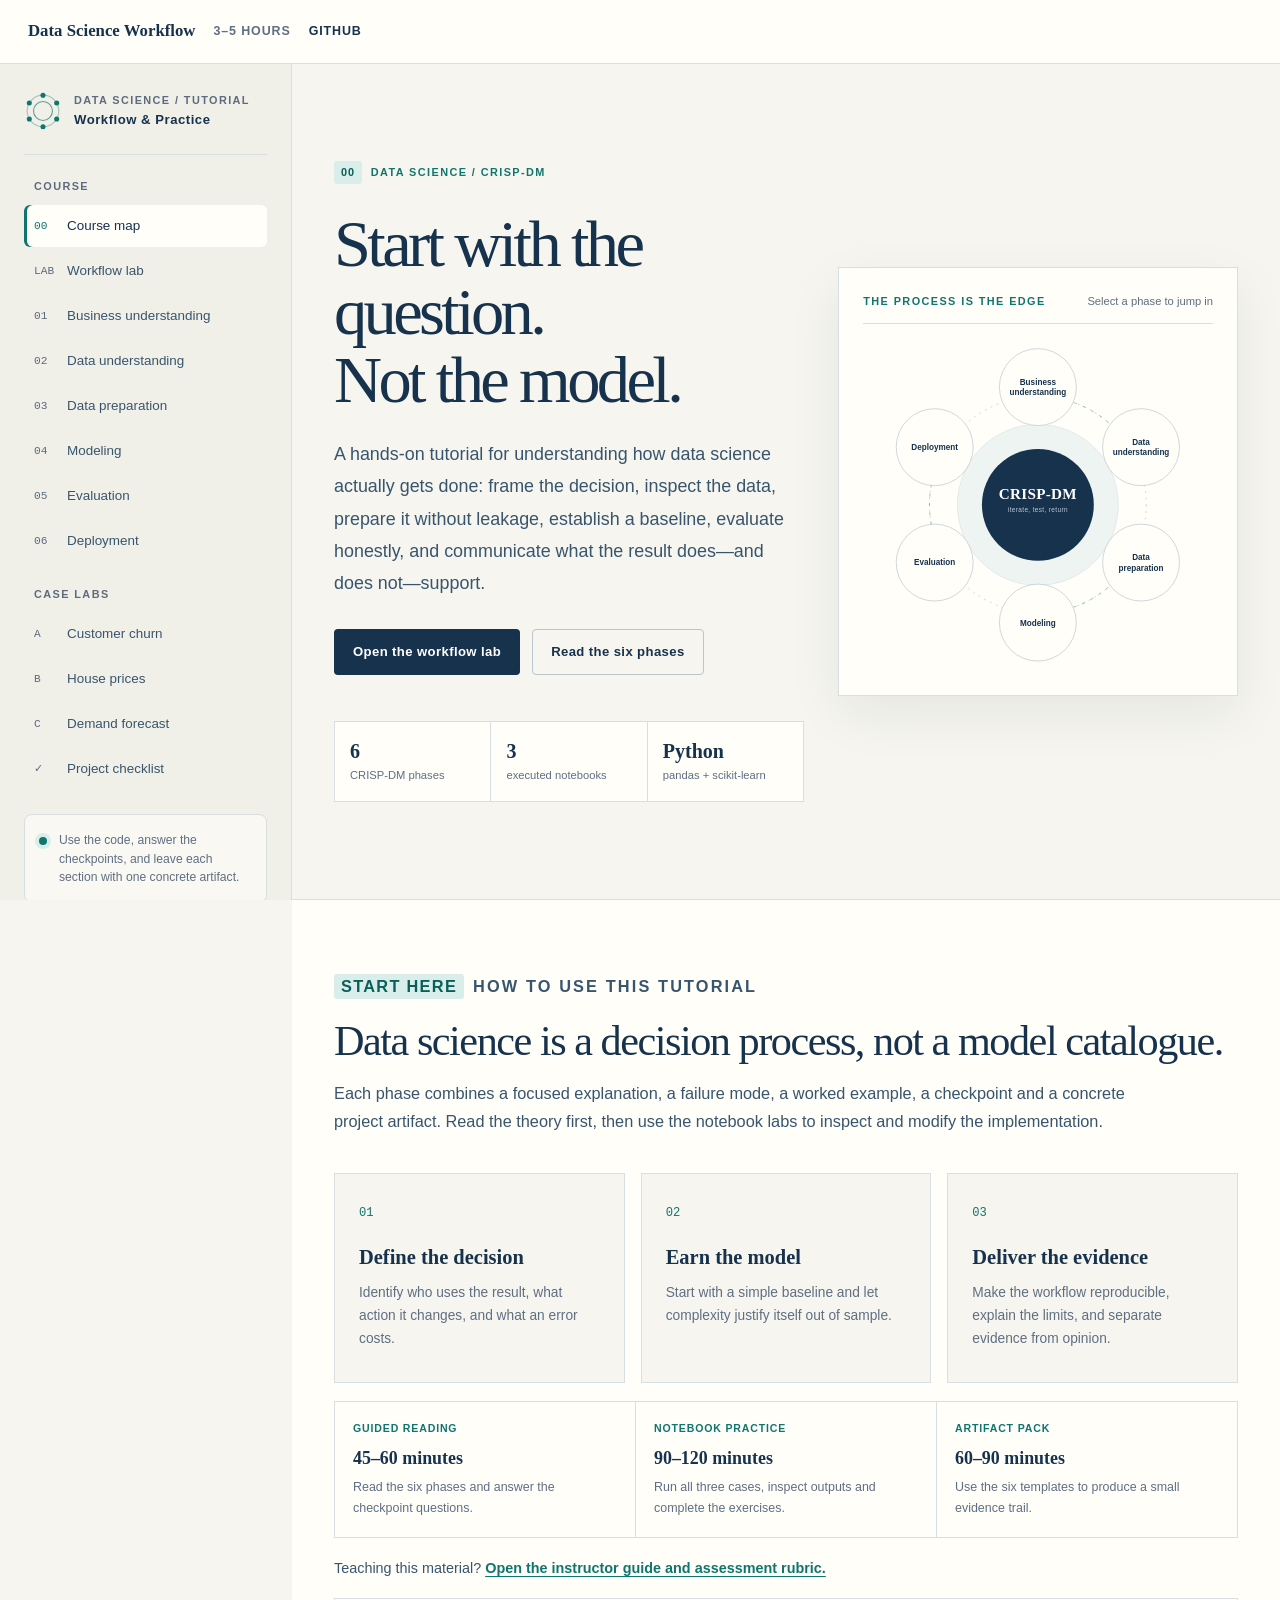
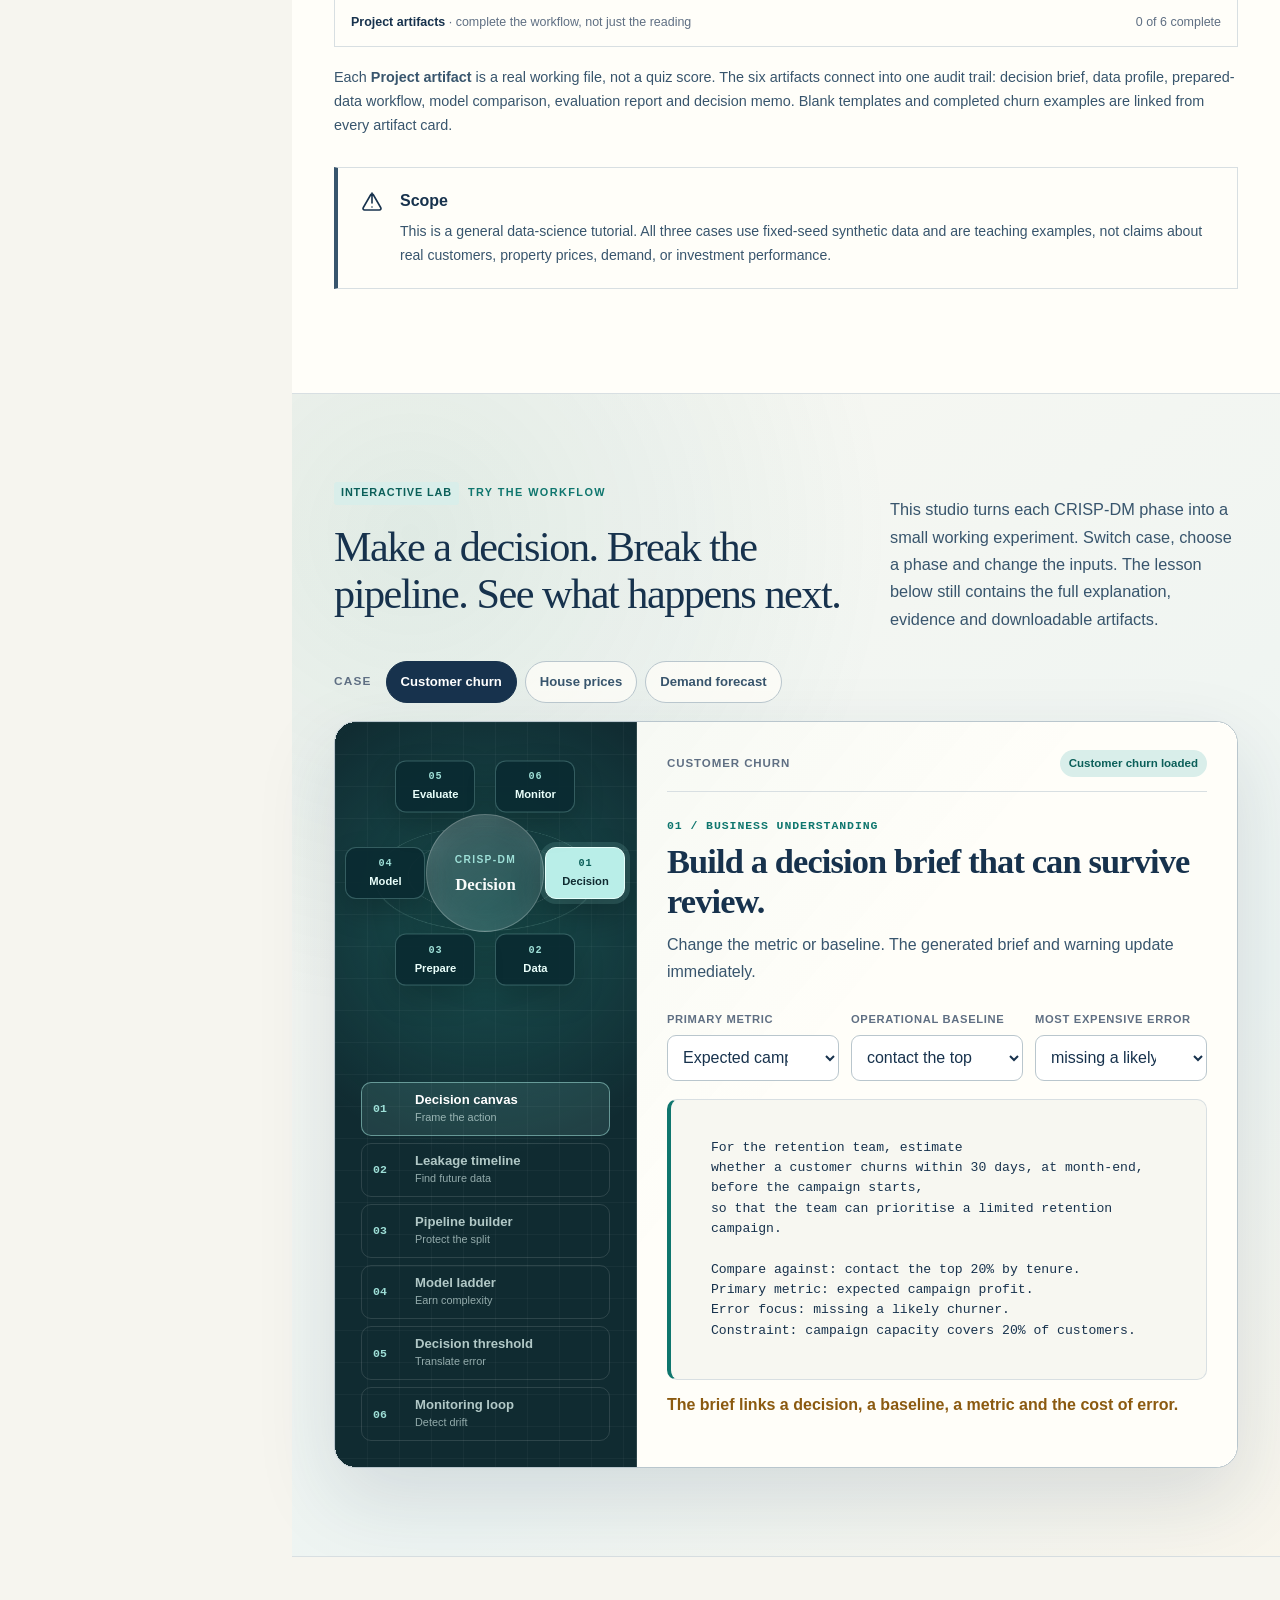
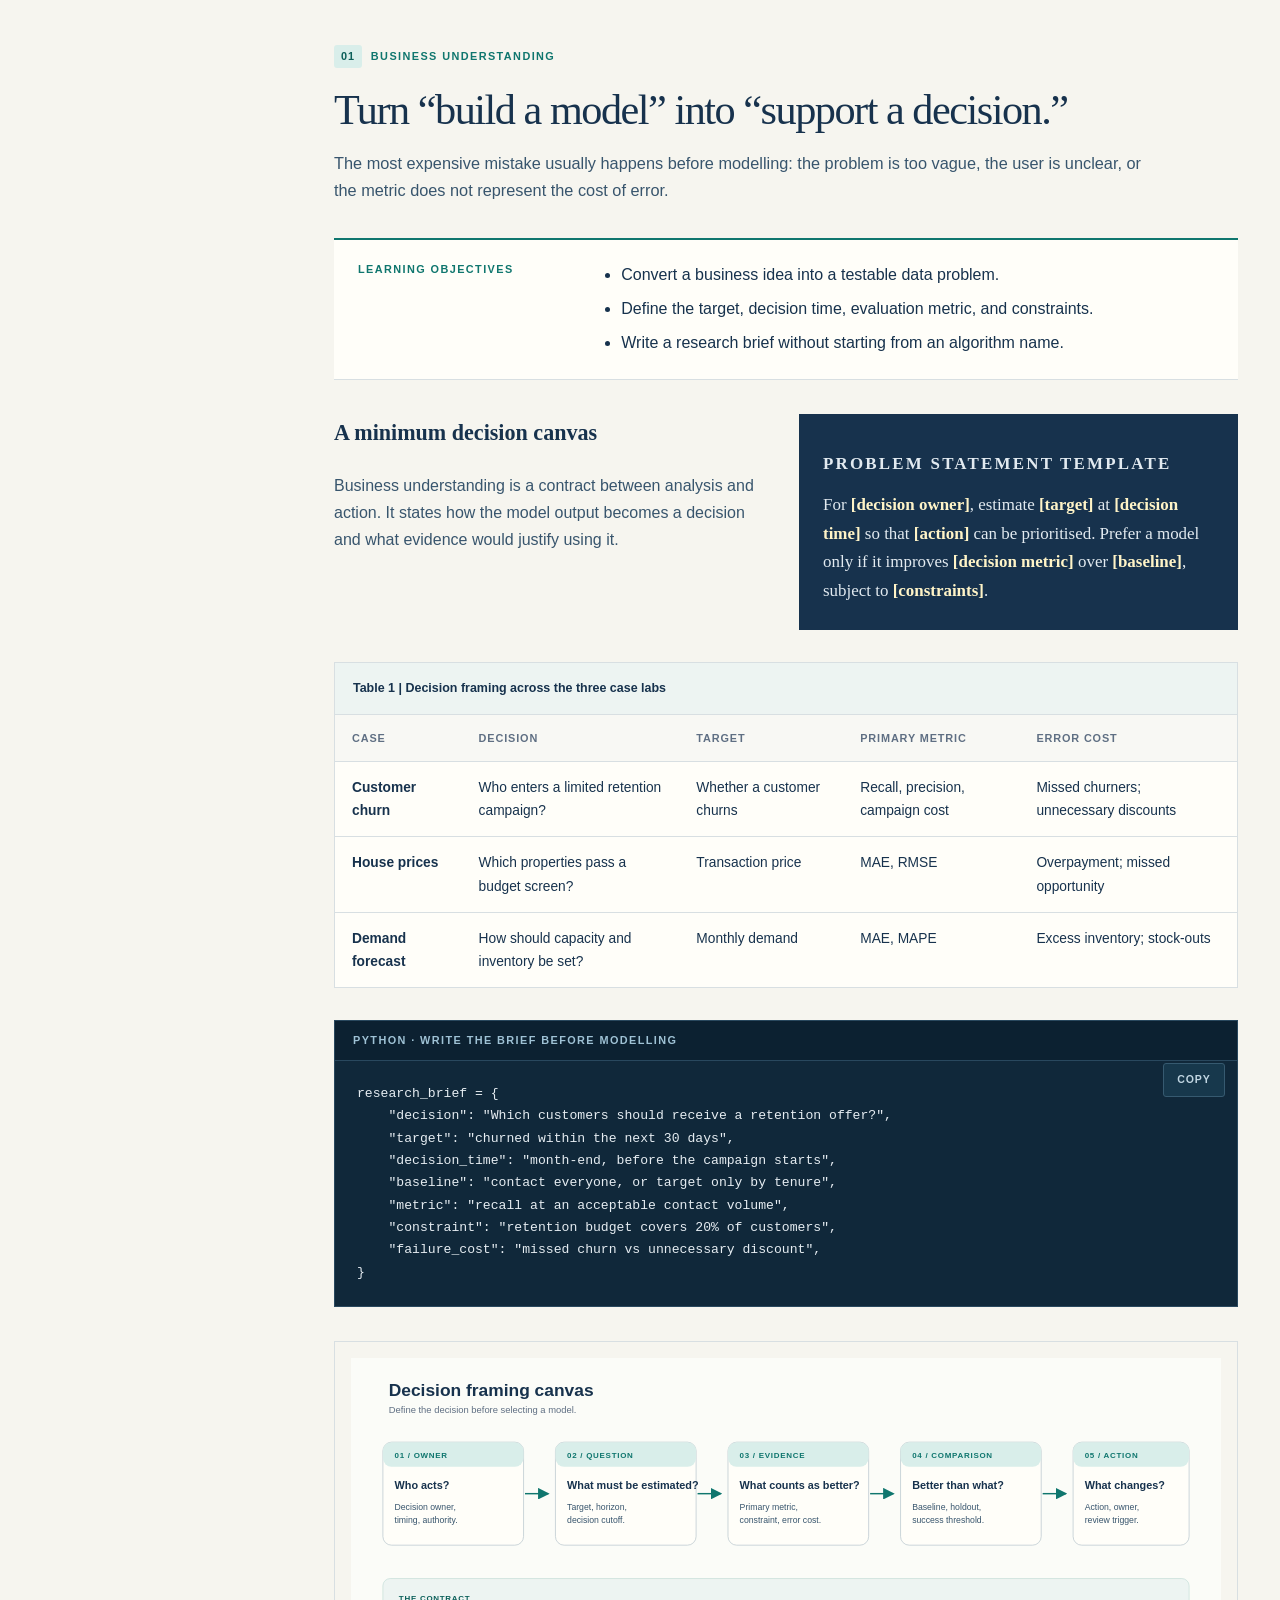
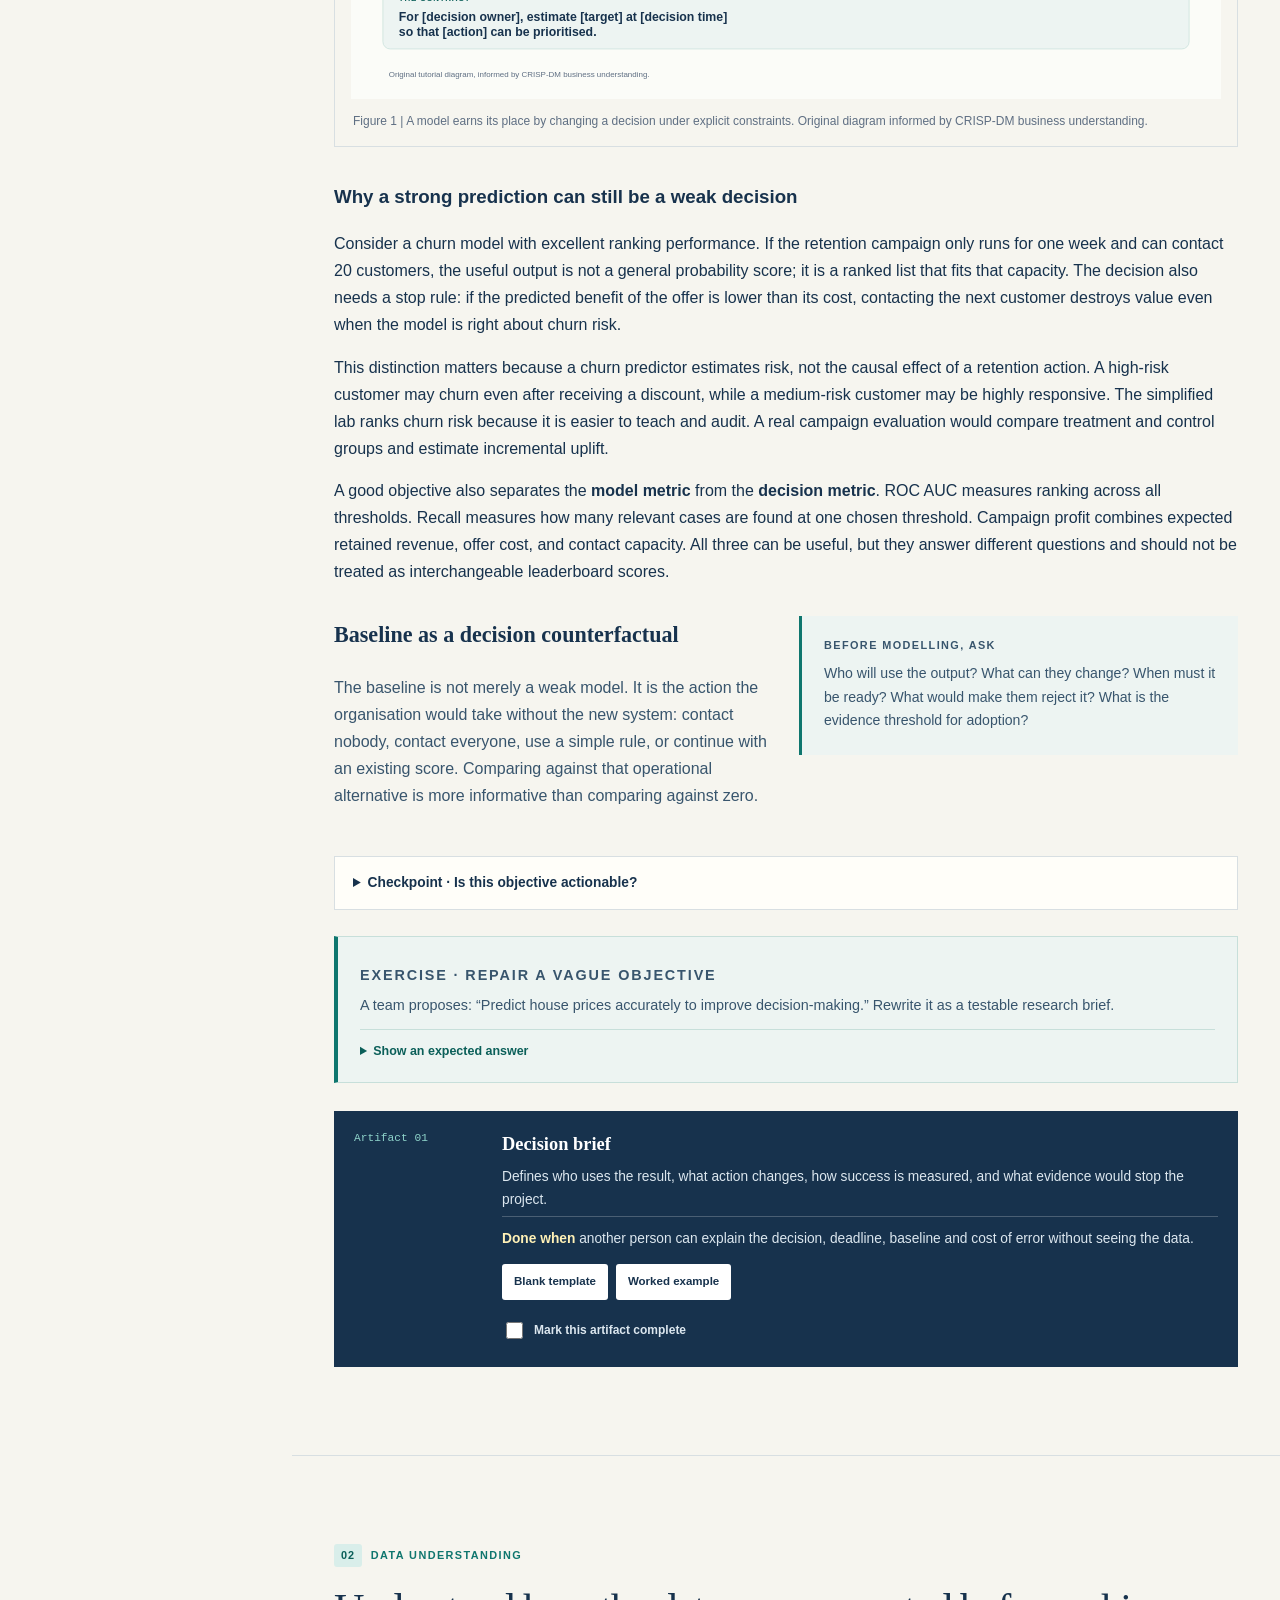
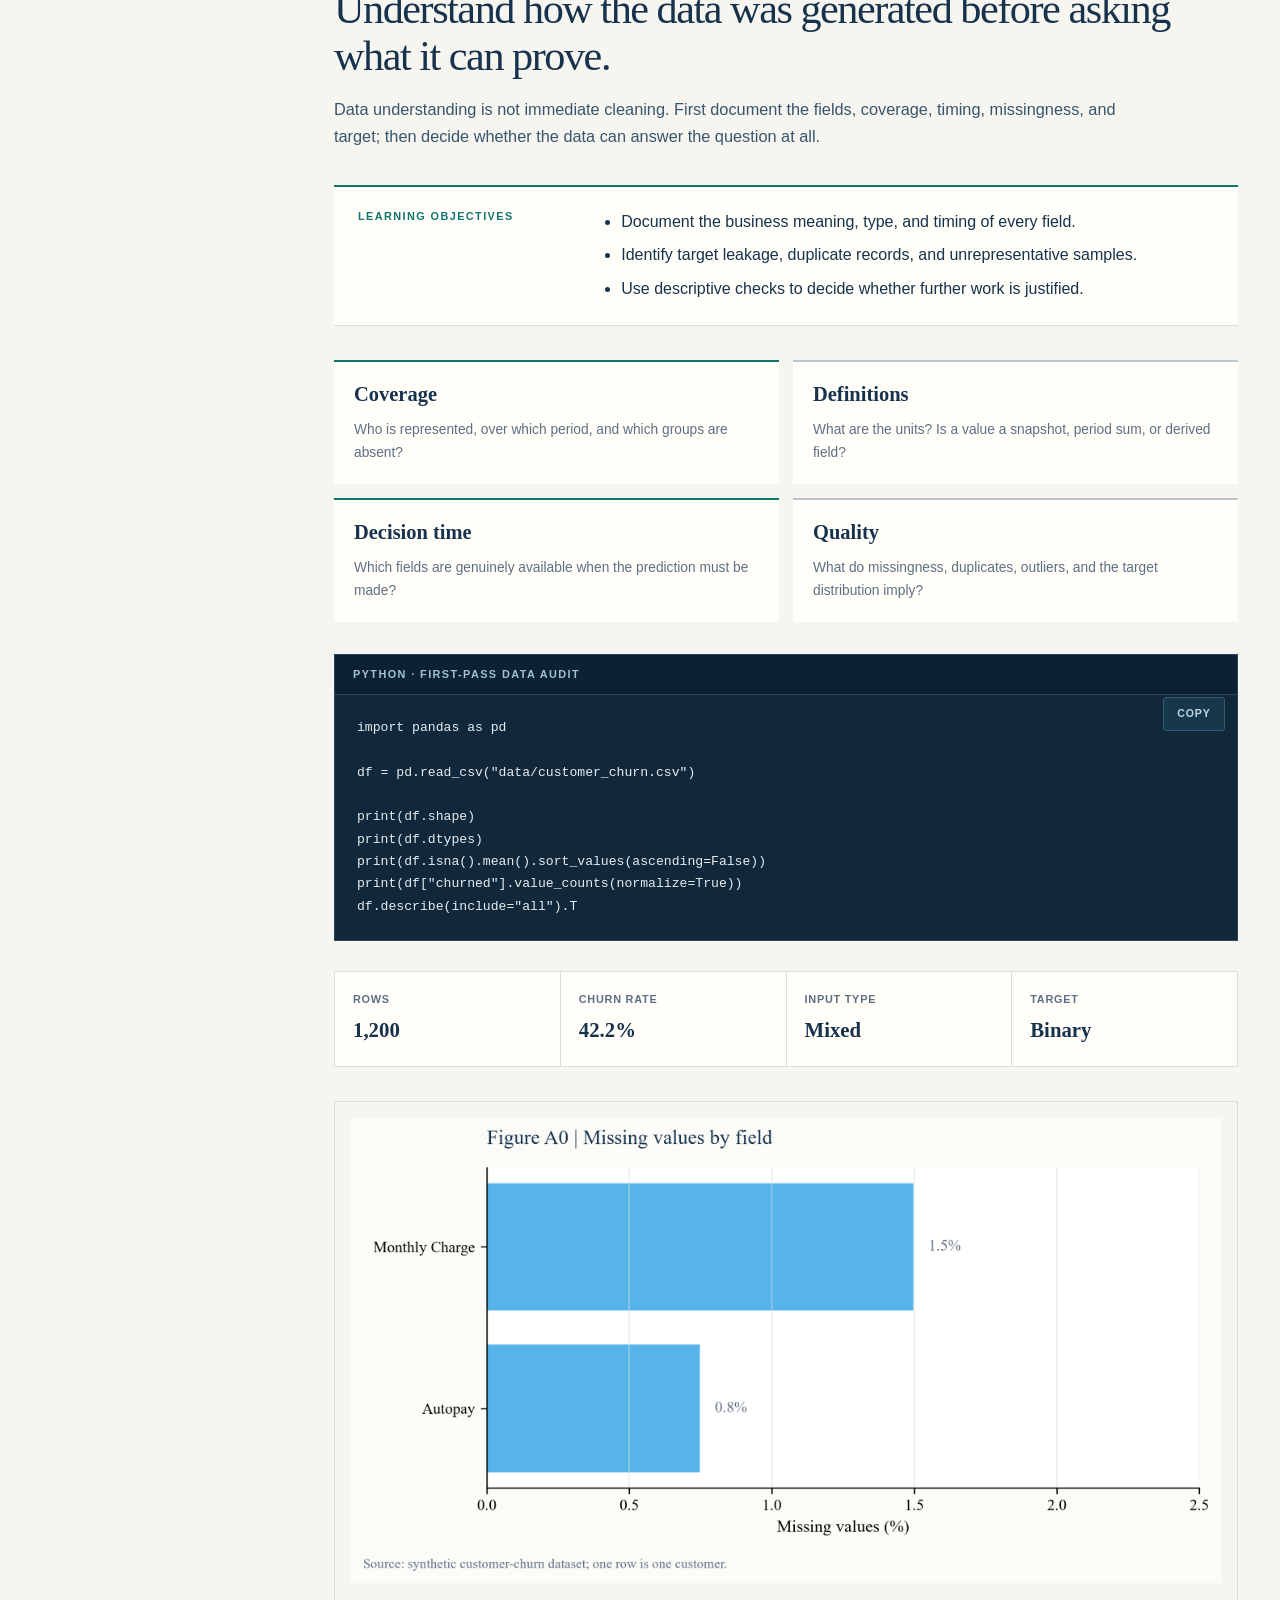
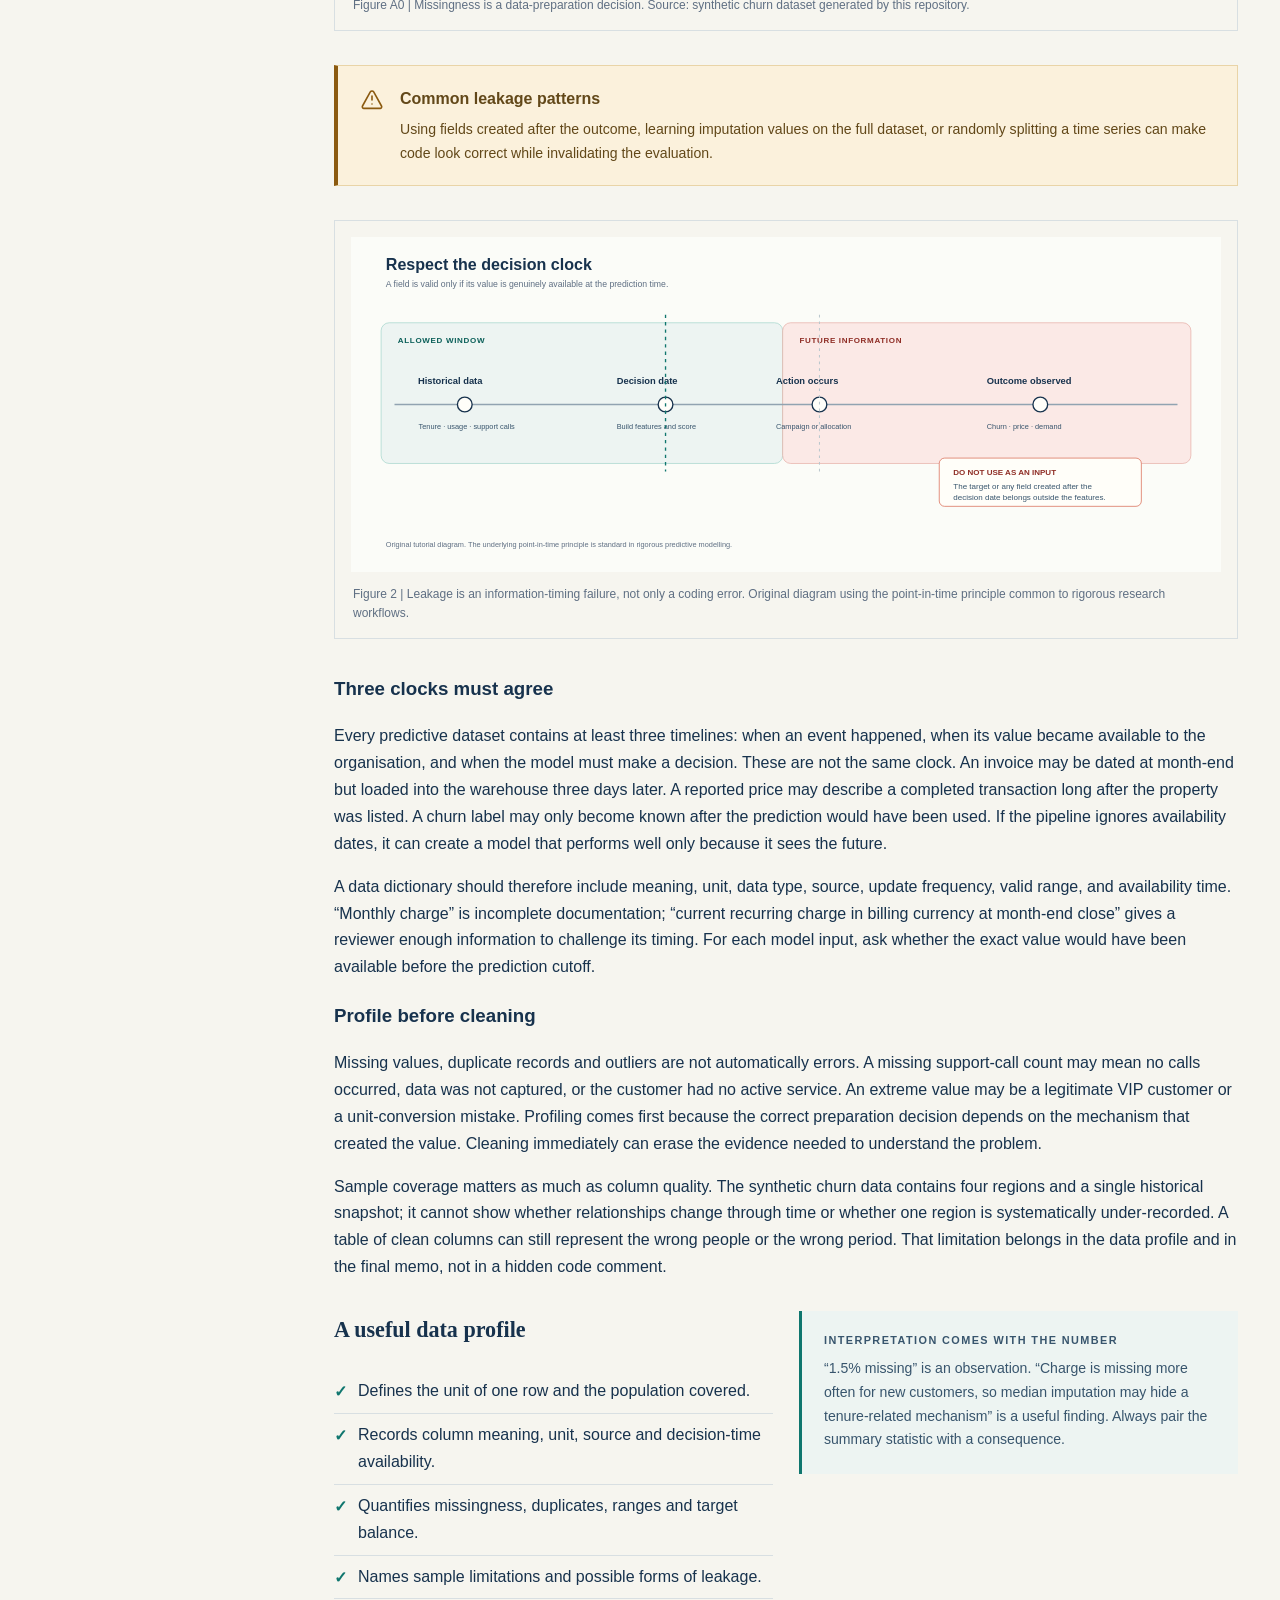
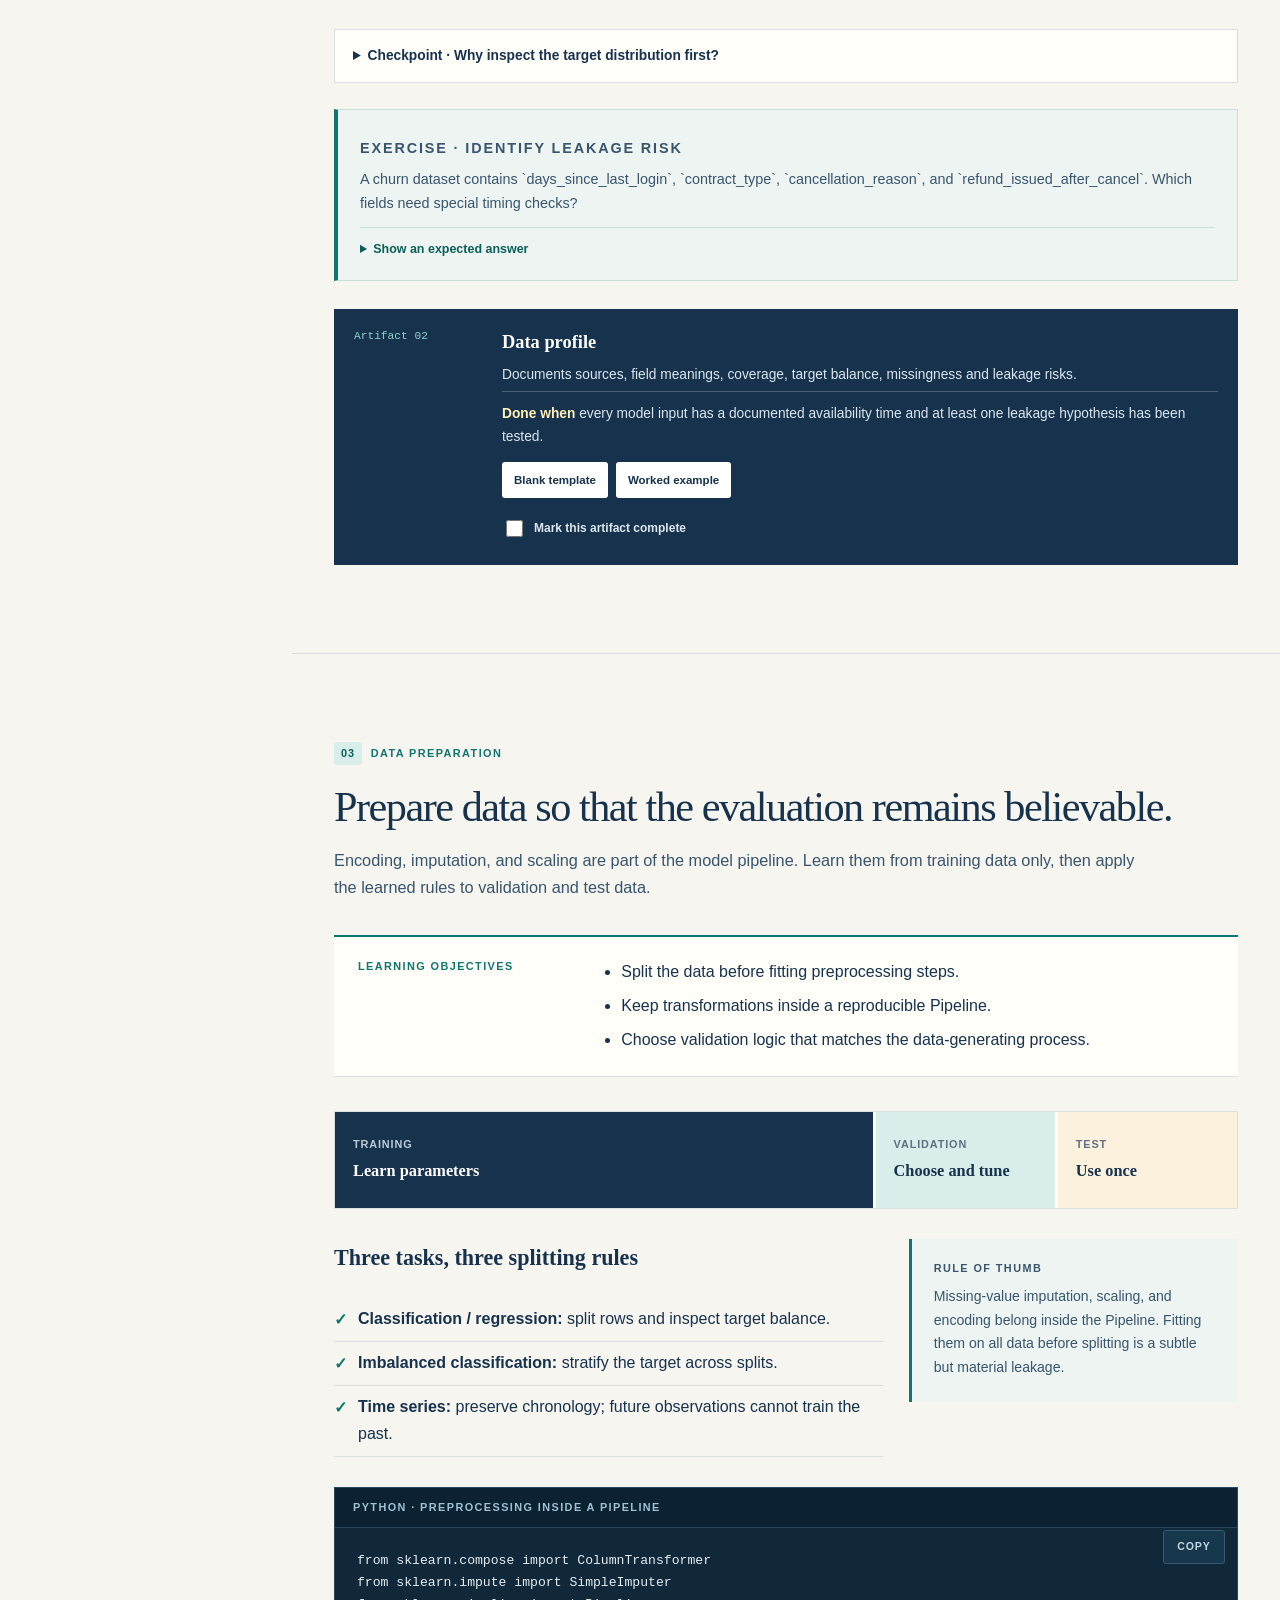
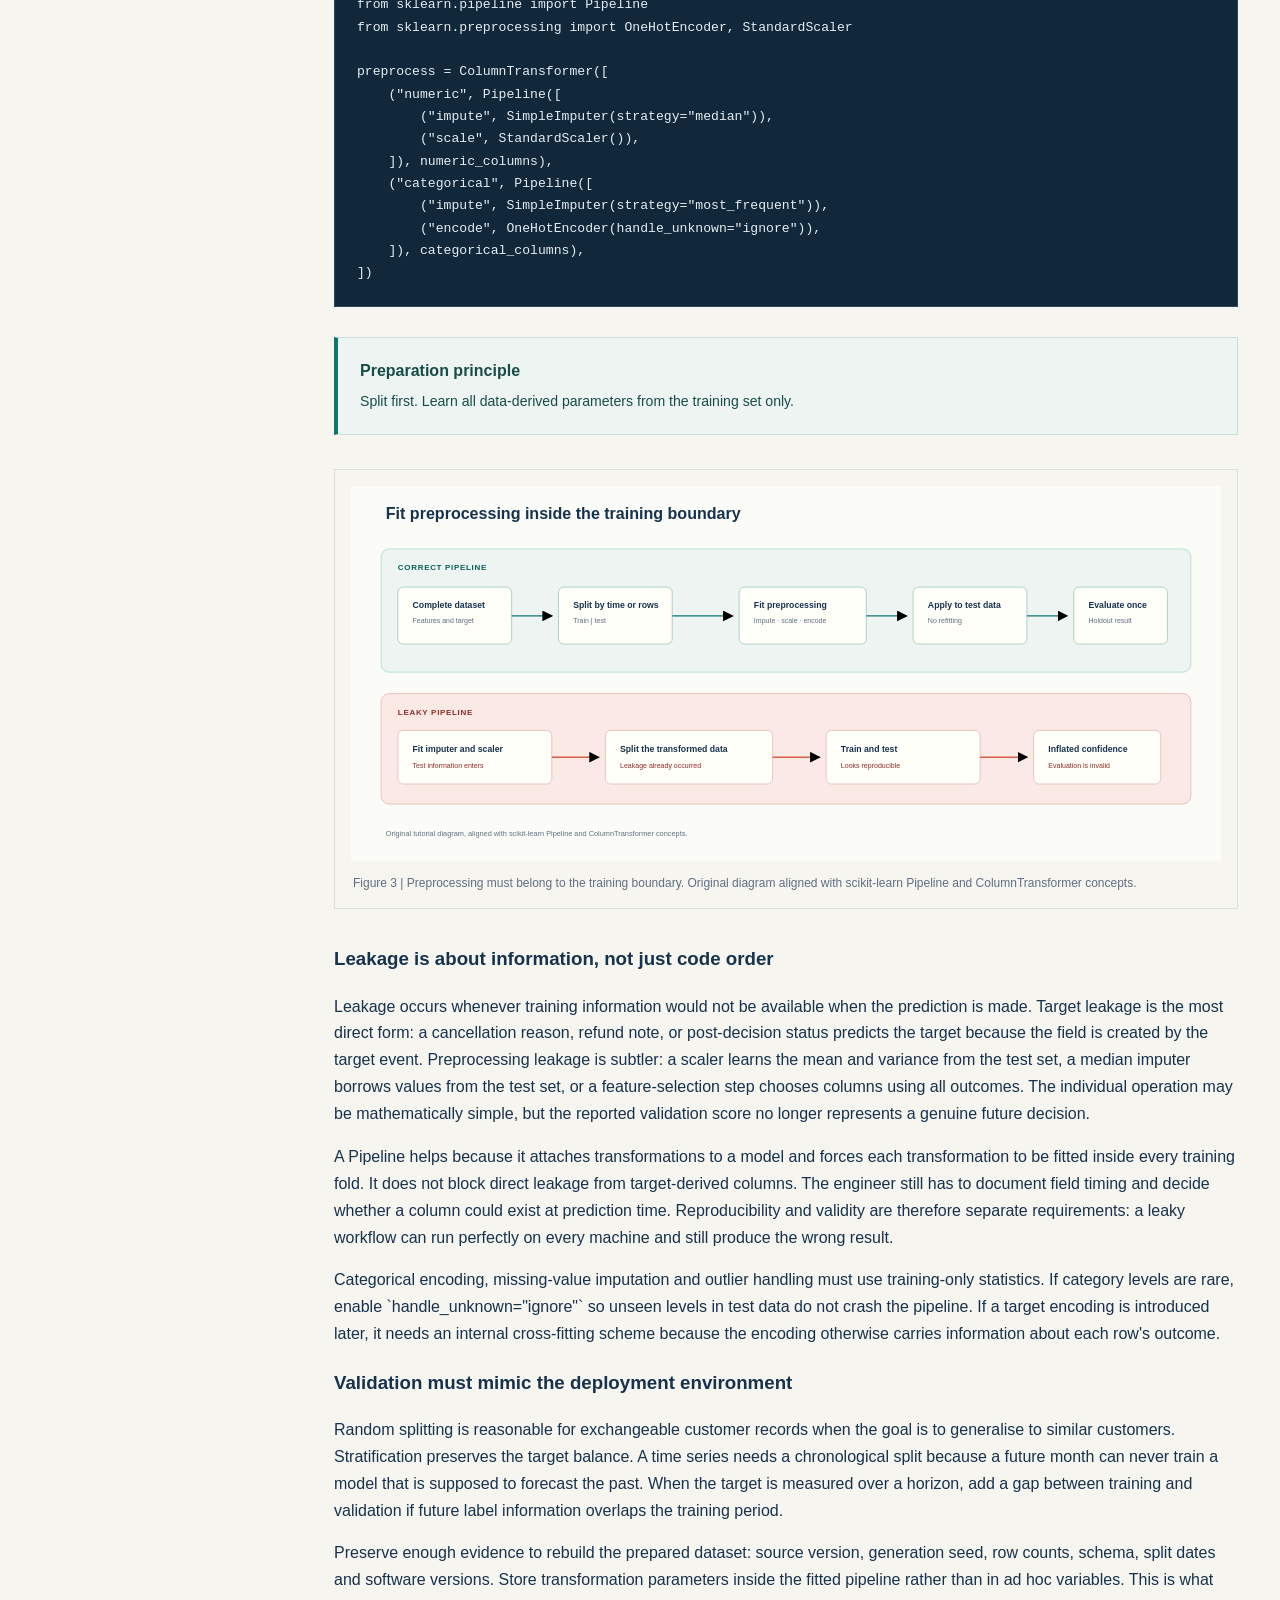
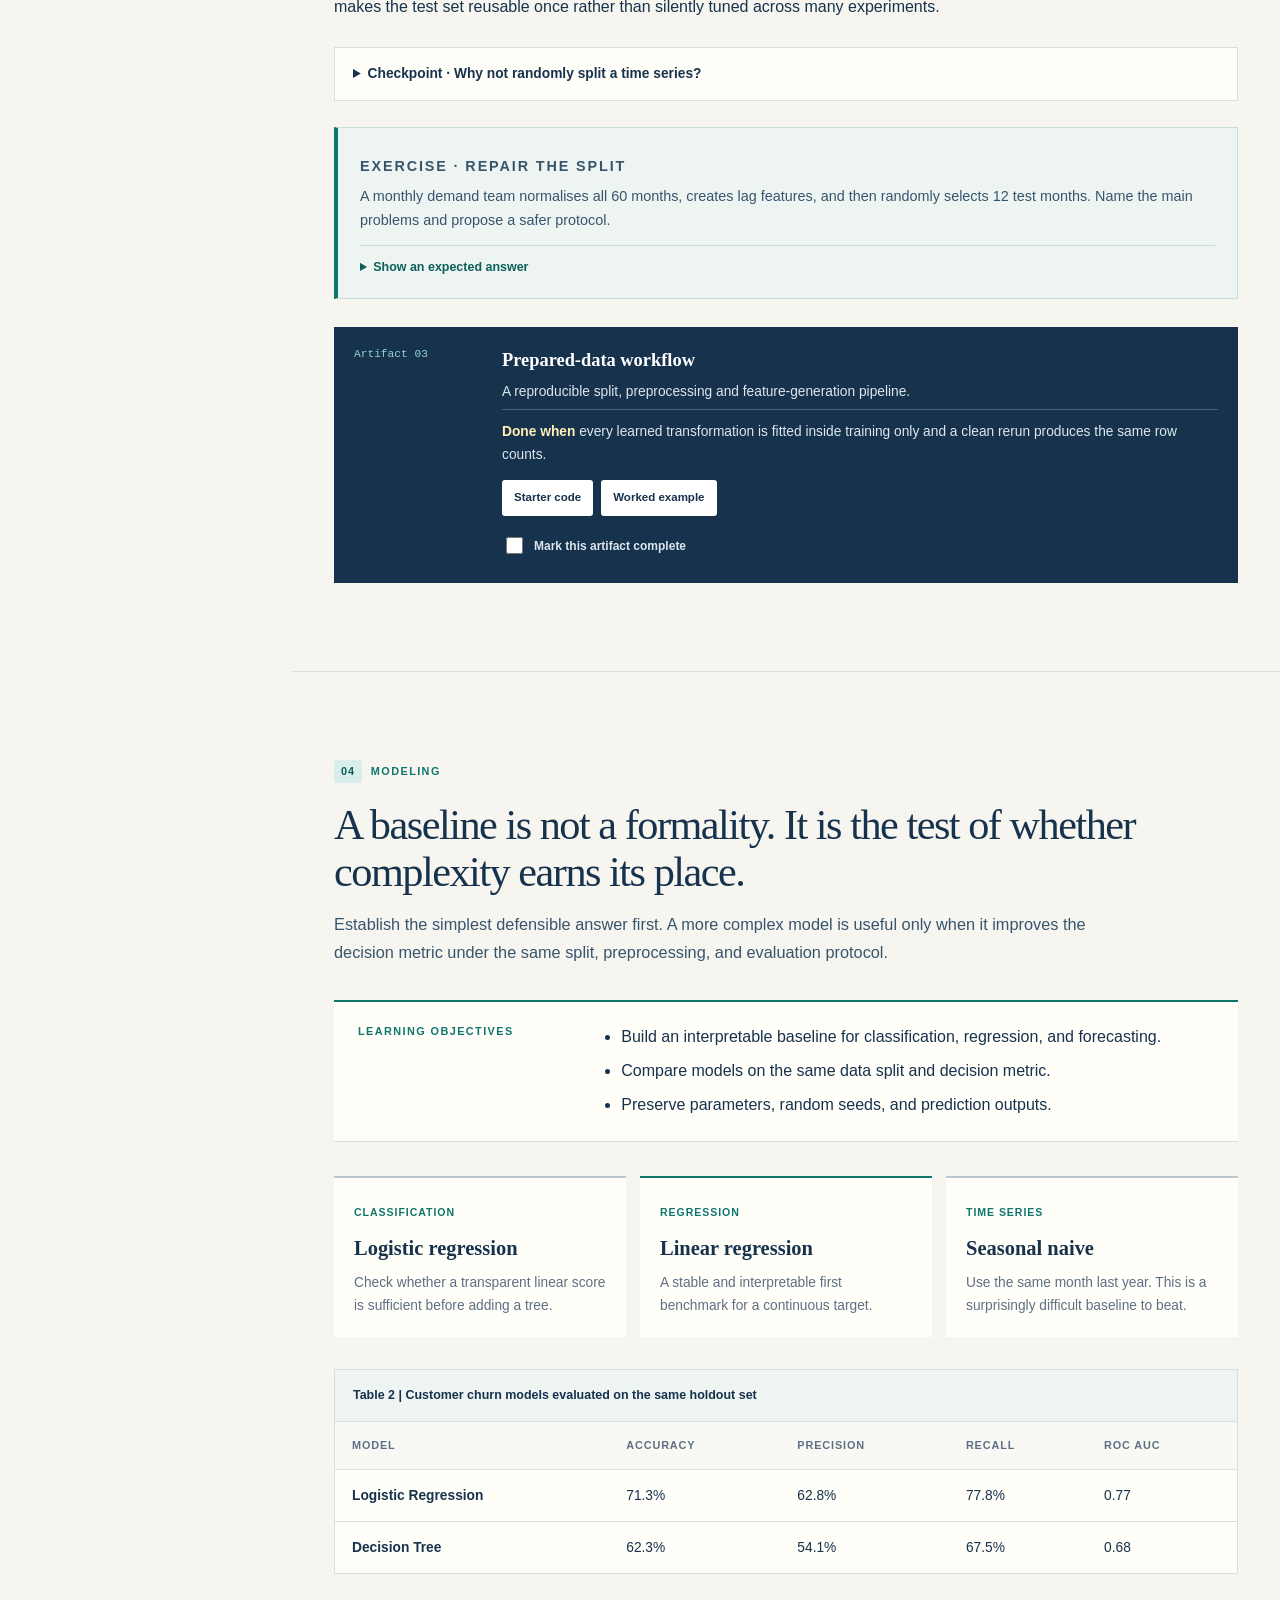
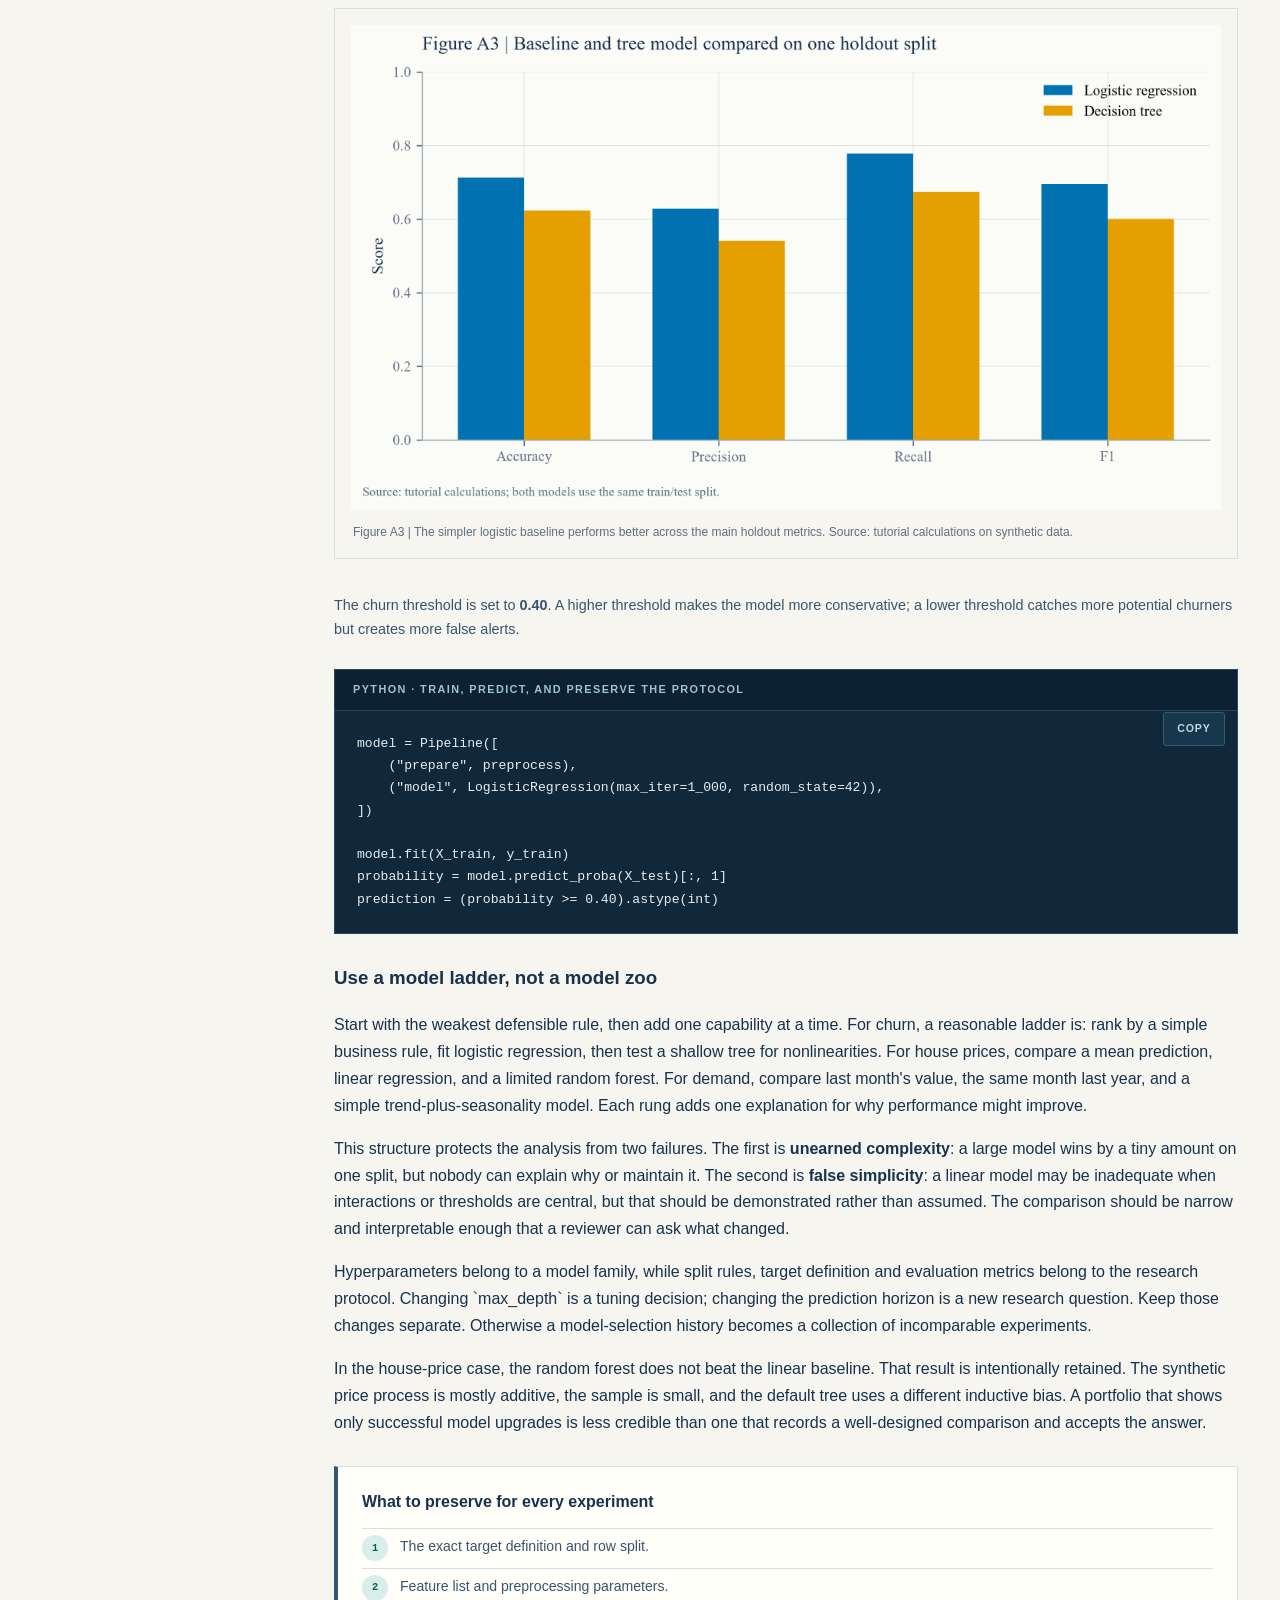
<file: index.html>
<!doctype html>
<html lang="en">
<head>
  <meta charset="utf-8">
  <meta name="viewport" content="width=device-width, initial-scale=1">
  <meta
    name="description"
    content="A hands-on data science tutorial using the six phases of CRISP-DM and three reproducible case labs."
  >
  <meta name="theme-color" content="#17324d">
  <title>Data Science Workflow · CRISP-DM Tutorial</title>
  <link rel="canonical" href="https://aayloo.github.io/data-science-crisp-dm-tutorial/">
  <meta property="og:type" content="website">
  <meta property="og:title" content="Data Science Workflow · CRISP-DM Tutorial">
  <meta property="og:description" content="A reproducible, hands-on guide from business question to evaluated data-science decision.">
  <meta property="og:url" content="https://aayloo.github.io/data-science-crisp-dm-tutorial/">
  <meta property="og:image" content="https://aayloo.github.io/data-science-crisp-dm-tutorial/assets/img/tutorial-share.png">
  <meta property="og:image:width" content="1200">
  <meta property="og:image:height" content="630">
  <meta property="og:image:alt" content="Preview of the Data Science Workflow tutorial and CRISP-DM course map.">
  <meta name="twitter:card" content="summary_large_image">
  <meta name="twitter:title" content="Data Science Workflow · CRISP-DM Tutorial">
  <meta name="twitter:description" content="A reproducible, hands-on guide from business question to evaluated data-science decision.">
  <meta name="twitter:image" content="https://aayloo.github.io/data-science-crisp-dm-tutorial/assets/img/tutorial-share.png">
  <link rel="icon" href="assets/favicon.svg" type="image/svg+xml">
  <link rel="stylesheet" href="assets/css/style.css?v=20261124-lab2">
</head>
<body>
  <a class="skip-link" href="#course">Skip to course content</a>
  <div class="reading-progress" aria-hidden="true">
    <span id="reading-progress-bar"></span>
  </div>

  <header class="topbar">
    <button
      class="menu-button"
      id="menu-button"
      type="button"
      aria-controls="course-nav"
      aria-expanded="false"
      aria-label="Open course navigation"
    >
      <svg aria-hidden="true" viewBox="0 0 24 24" width="22" height="22">
        <path d="M4 7h16M4 12h16M4 17h16" fill="none" stroke="currentColor" stroke-width="1.8" stroke-linecap="round"/>
      </svg>
    </button>
    <a class="topbar-title" href="#overview">Data Science Workflow</a>
    <div class="topbar-meta">
      <span>3–5 hours</span>
      <a href="https://github.com/Aayloo/data-science-crisp-dm-tutorial">GitHub</a>
    </div>
  </header>

  <div class="mobile-scrim" id="mobile-scrim" hidden></div>

  <div class="site-shell">
    <aside class="sidebar" id="course-nav" aria-label="Course navigation">
      <div class="brand">
        <a href="#overview" class="brand-mark" aria-label="Data Science Workflow home">
          <svg aria-hidden="true" viewBox="0 0 48 48" width="38" height="38">
            <circle cx="24" cy="24" r="20" fill="none" stroke="currentColor" stroke-width="1.4" opacity=".35"/>
            <circle cx="24" cy="24" r="12" fill="none" stroke="currentColor" stroke-width="1.4" opacity=".65"/>
            <circle cx="24" cy="4" r="3.2" fill="currentColor"/>
            <circle cx="41.3" cy="14" r="3.2" fill="currentColor"/>
            <circle cx="41.3" cy="34" r="3.2" fill="currentColor"/>
            <circle cx="24" cy="44" r="3.2" fill="currentColor"/>
            <circle cx="6.7" cy="34" r="3.2" fill="currentColor"/>
            <circle cx="6.7" cy="14" r="3.2" fill="currentColor"/>
          </svg>
        </a>
        <div>
          <p class="brand-kicker">DATA SCIENCE / TUTORIAL</p>
          <p class="brand-title">Workflow &amp; Practice</p>
        </div>
      </div>

      <nav class="course-links" aria-label="Tutorial sections">
        <p class="nav-label">Course</p>
        <a class="nav-link is-active" href="#overview"><span>00</span> Course map</a>
        <a class="nav-link" href="#workflow-lab"><span>LAB</span> Workflow lab</a>
        <a class="nav-link" href="#business"><span>01</span> Business understanding</a>
        <a class="nav-link" href="#data"><span>02</span> Data understanding</a>
        <a class="nav-link" href="#preparation"><span>03</span> Data preparation</a>
        <a class="nav-link" href="#modeling"><span>04</span> Modeling</a>
        <a class="nav-link" href="#evaluation"><span>05</span> Evaluation</a>
        <a class="nav-link" href="#deployment"><span>06</span> Deployment</a>
        <p class="nav-label nav-label-spaced">Case labs</p>
        <a class="nav-link" href="cases/customer-churn/"><span>A</span> Customer churn</a>
        <a class="nav-link" href="cases/house-price/"><span>B</span> House prices</a>
        <a class="nav-link" href="cases/demand-forecast/"><span>C</span> Demand forecast</a>
        <a class="nav-link" href="#checklist"><span>✓</span> Project checklist</a>
      </nav>

      <div class="sidebar-note">
        <span class="status-dot" aria-hidden="true"></span>
        <p>Use the code, answer the checkpoints, and leave each section with one concrete artifact.</p>
      </div>
    </aside>

    <main id="course">
      <section class="hero chapter" id="overview" aria-labelledby="overview-title">
        <div class="hero-copy">
          <p class="eyebrow"><span>00</span> DATA SCIENCE / CRISP-DM</p>
          <h1 id="overview-title">Start with the question.<br>Not the model.</h1>
          <p class="hero-lede">
            A hands-on tutorial for understanding how data science actually gets done:
            frame the decision, inspect the data, prepare it without leakage, establish
            a baseline, evaluate honestly, and communicate what the result does—and
            does not—support.
          </p>
          <div class="hero-actions">
            <a class="button button-primary" href="#workflow-lab">Open the workflow lab</a>
            <a class="button button-secondary" href="#business">Read the six phases</a>
          </div>
          <div class="course-facts" aria-label="Course facts">
            <div><strong>6</strong><span>CRISP-DM phases</span></div>
            <div><strong>3</strong><span>executed notebooks</span></div>
            <div><strong>Python</strong><span>pandas + scikit-learn</span></div>
          </div>
        </div>

        <div class="workflow-panel">
          <div class="workflow-heading">
            <span>THE PROCESS IS THE EDGE</span>
            <p>Select a phase to jump in</p>
          </div>
          <svg class="cycle-svg" viewBox="0 0 600 600" role="img" aria-labelledby="cycle-title cycle-desc">
            <title id="cycle-title">CRISP-DM workflow</title>
            <desc id="cycle-desc">Business understanding, data understanding, data preparation, modeling, evaluation, and deployment form an iterative loop.</desc>
            <circle class="cycle-ring" cx="300" cy="300" r="186"/>
            <circle class="cycle-ring-inner" cx="300" cy="300" r="138"/>
            <g class="cycle-arrow" aria-hidden="true">
              <path d="M300 114 A186 186 0 0 1 461 207"/>
              <path d="M461 393 A186 186 0 0 1 300 486"/>
              <path d="M139 393 A186 186 0 0 1 139 207"/>
            </g>

            <a class="cycle-node" href="#business">
              <circle cx="300" cy="98" r="66"/>
              <text x="300" y="94" text-anchor="middle">Business</text>
              <text x="300" y="112" text-anchor="middle">understanding</text>
            </a>
            <a class="cycle-node" href="#data">
              <circle cx="477" cy="201" r="66"/>
              <text x="477" y="197" text-anchor="middle">Data</text>
              <text x="477" y="215" text-anchor="middle">understanding</text>
            </a>
            <a class="cycle-node" href="#preparation">
              <circle cx="477" cy="399" r="66"/>
              <text x="477" y="395" text-anchor="middle">Data</text>
              <text x="477" y="413" text-anchor="middle">preparation</text>
            </a>
            <a class="cycle-node" href="#modeling">
              <circle cx="300" cy="502" r="66"/>
              <text x="300" y="507" text-anchor="middle">Modeling</text>
            </a>
            <a class="cycle-node" href="#evaluation">
              <circle cx="123" cy="399" r="66"/>
              <text x="123" y="404" text-anchor="middle">Evaluation</text>
            </a>
            <a class="cycle-node" href="#deployment">
              <circle cx="123" cy="201" r="66"/>
              <text x="123" y="206" text-anchor="middle">Deployment</text>
            </a>
            <circle class="cycle-centre" cx="300" cy="300" r="96"/>
            <text class="cycle-centre-title" x="300" y="290" text-anchor="middle">CRISP-DM</text>
            <text class="cycle-centre-copy" x="300" y="313" text-anchor="middle">iterate, test, return</text>
          </svg>

          <ol class="phase-list" aria-label="CRISP-DM phases">
            <li><a href="#business"><span>01</span> Business understanding</a></li>
            <li><a href="#data"><span>02</span> Data understanding</a></li>
            <li><a href="#preparation"><span>03</span> Data preparation</a></li>
            <li><a href="#modeling"><span>04</span> Modeling</a></li>
            <li><a href="#evaluation"><span>05</span> Evaluation</a></li>
            <li><a href="#deployment"><span>06</span> Deployment</a></li>
          </ol>
        </div>
      </section>

      <section class="orientation chapter" aria-labelledby="orientation-title">
        <div class="section-intro">
          <p class="eyebrow"><span>START HERE</span> HOW TO USE THIS TUTORIAL</p>
          <h2 id="orientation-title">Data science is a decision process, not a model catalogue.</h2>
          <p>
            Each phase combines a focused explanation, a failure mode, a worked
            example, a checkpoint and a concrete project artifact. Read the theory
            first, then use the notebook labs to inspect and modify the implementation.
          </p>
        </div>

        <div class="outcome-grid">
          <article class="outcome-card">
            <span class="card-number">01</span>
            <h3>Define the decision</h3>
            <p>Identify who uses the result, what action it changes, and what an error costs.</p>
          </article>
          <article class="outcome-card">
            <span class="card-number">02</span>
            <h3>Earn the model</h3>
            <p>Start with a simple baseline and let complexity justify itself out of sample.</p>
          </article>
          <article class="outcome-card">
            <span class="card-number">03</span>
            <h3>Deliver the evidence</h3>
            <p>Make the workflow reproducible, explain the limits, and separate evidence from opinion.</p>
          </article>
        </div>

        <div class="course-plan" aria-label="Suggested course workload">
          <article>
            <span>Guided reading</span>
            <strong>45–60 minutes</strong>
            <p>Read the six phases and answer the checkpoint questions.</p>
          </article>
          <article>
            <span>Notebook practice</span>
            <strong>90–120 minutes</strong>
            <p>Run all three cases, inspect outputs and complete the exercises.</p>
          </article>
          <article>
            <span>Artifact pack</span>
            <strong>60–90 minutes</strong>
            <p>Use the six templates to produce a small evidence trail.</p>
          </article>
        </div>
        <p class="reading-note">
          Teaching this material?
          <a href="guides/index.html"><strong>Open the instructor guide and assessment rubric.</strong></a>
        </p>

        <div class="artifact-progress" id="artifact-progress" aria-live="polite">
          <span><strong>Project artifacts</strong> · complete the workflow, not just the reading</span>
          <span id="artifact-progress-count">0 of 6 complete</span>
        </div>
        <p class="reading-note">
          Each <strong>Project artifact</strong> is a real working file, not a quiz score.
          The six artifacts connect into one audit trail: decision brief, data profile,
          prepared-data workflow, model comparison, evaluation report and decision memo.
          Blank templates and completed churn examples are linked from every artifact card.
        </p>

        <aside class="callout callout-note">
          <svg aria-hidden="true" viewBox="0 0 24 24" width="24" height="24">
            <path d="M12 3v10m0 4v.01M4.5 20h15a1.5 1.5 0 0 0 1.3-2.25l-7.5-13a1.5 1.5 0 0 0-2.6 0l-7.5 13A1.5 1.5 0 0 0 4.5 20Z" fill="none" stroke="currentColor" stroke-width="1.6" stroke-linecap="round"/>
          </svg>
          <div>
            <strong>Scope</strong>
            <p>
              This is a general data-science tutorial. All three cases use fixed-seed
              synthetic data and are teaching examples, not claims about real customers,
              property prices, demand, or investment performance.
            </p>
          </div>
        </aside>
      </section>

      <section class="chapter workflow-lab" id="workflow-lab" aria-labelledby="workflow-lab-title">
        <div class="chapter-heading lab-heading">
          <div>
            <p class="eyebrow"><span>INTERACTIVE LAB</span> TRY THE WORKFLOW</p>
            <h2 id="workflow-lab-title">Make a decision. Break the pipeline. See what happens next.</h2>
          </div>
          <p class="chapter-lede">
            This studio turns each CRISP-DM phase into a small working experiment.
            Switch case, choose a phase and change the inputs. The lesson below
            still contains the full explanation, evidence and downloadable artifacts.
          </p>
        </div>

        <div class="lab-case-switcher" aria-label="Choose a case">
          <span>Case</span>
          <button class="lab-case-button is-active" type="button" data-case-id="churn" aria-pressed="true">
            Customer churn
          </button>
          <button class="lab-case-button" type="button" data-case-id="house" aria-pressed="false">
            House prices
          </button>
          <button class="lab-case-button" type="button" data-case-id="demand" aria-pressed="false">
            Demand forecast
          </button>
        </div>

        <div class="lab-workspace">
          <aside class="lab-stage" aria-label="Workflow phase selector">
            <div class="workflow-object" aria-hidden="true">
              <div class="workflow-core">
                <span>CRISP-DM</span>
                <strong id="workflow-core-label">Decision</strong>
              </div>
              <span class="workflow-node is-active" style="--angle: 0deg" data-workflow-node="decision"><b>01</b><em>Decision</em></span>
              <span class="workflow-node" style="--angle: 60deg" data-workflow-node="leakage"><b>02</b><em>Data</em></span>
              <span class="workflow-node" style="--angle: 120deg" data-workflow-node="pipeline"><b>03</b><em>Prepare</em></span>
              <span class="workflow-node" style="--angle: 180deg" data-workflow-node="model"><b>04</b><em>Model</em></span>
              <span class="workflow-node" style="--angle: 240deg" data-workflow-node="threshold"><b>05</b><em>Evaluate</em></span>
              <span class="workflow-node" style="--angle: 300deg" data-workflow-node="monitoring"><b>06</b><em>Monitor</em></span>
            </div>
            <div class="lab-phase-list" role="tablist" aria-label="Interactive workflow phases">
              <button class="lab-phase is-active" type="button" role="tab" aria-selected="true" aria-controls="lab-decision" data-lab-target="decision">
                <span>01</span><strong>Decision canvas</strong><small>Frame the action</small>
              </button>
              <button class="lab-phase" type="button" role="tab" aria-selected="false" aria-controls="lab-leakage" data-lab-target="leakage">
                <span>02</span><strong>Leakage timeline</strong><small>Find future data</small>
              </button>
              <button class="lab-phase" type="button" role="tab" aria-selected="false" aria-controls="lab-pipeline" data-lab-target="pipeline">
                <span>03</span><strong>Pipeline builder</strong><small>Protect the split</small>
              </button>
              <button class="lab-phase" type="button" role="tab" aria-selected="false" aria-controls="lab-model" data-lab-target="model">
                <span>04</span><strong>Model ladder</strong><small>Earn complexity</small>
              </button>
              <button class="lab-phase" type="button" role="tab" aria-selected="false" aria-controls="lab-threshold" data-lab-target="threshold">
                <span>05</span><strong>Decision threshold</strong><small>Translate error</small>
              </button>
              <button class="lab-phase" type="button" role="tab" aria-selected="false" aria-controls="lab-monitoring" data-lab-target="monitoring">
                <span>06</span><strong>Monitoring loop</strong><small>Detect drift</small>
              </button>
            </div>
          </aside>

          <div class="lab-workbench">
            <div class="lab-kicker">
              <span id="lab-case-label">Customer churn</span>
              <span class="lab-status" id="lab-status" role="status" aria-live="polite">Experiment ready</span>
            </div>

            <div class="lab-panel is-active" id="lab-decision" role="tabpanel" data-lab-panel="decision">
              <div class="lab-panel-copy">
                <p class="lab-step">01 / Business understanding</p>
                <h3>Build a decision brief that can survive review.</h3>
                <p>Change the metric or baseline. The generated brief and warning update immediately.</p>
              </div>
              <div class="lab-control-grid">
                <label>
                  <span>Primary metric</span>
                  <select id="decision-metric">
                    <option value="profit">Expected campaign profit</option>
                    <option value="recall">Recall at contact capacity</option>
                    <option value="accuracy">Overall accuracy</option>
                  </select>
                </label>
                <label>
                  <span>Operational baseline</span>
                  <select id="decision-baseline">
                    <option value="capacity">Contact top 20% by tenure</option>
                    <option value="all">Contact everyone</option>
                    <option value="none">No campaign</option>
                  </select>
                </label>
                <label>
                  <span>Most expensive error</span>
                  <select id="decision-error">
                    <option value="miss">Missing a likely churner</option>
                    <option value="false">An unnecessary campaign offer</option>
                    <option value="balanced">Both errors are comparable</option>
                  </select>
                </label>
              </div>
              <div class="lab-output" id="decision-output" aria-live="polite"></div>
              <p class="lab-insight" id="decision-insight"></p>
            </div>

            <div class="lab-panel" id="lab-leakage" role="tabpanel" data-lab-panel="leakage" hidden>
              <div class="lab-panel-copy">
                <p class="lab-step">02 / Data understanding</p>
                <h3>Place fields on the decision timeline.</h3>
                <p>Fields created after the decision are unavailable. Put them into the feature set and the model starts seeing the future.</p>
              </div>
              <div class="leakage-timeline" aria-label="Prediction decision timeline">
                <div><span>Event</span><strong>Customer cancels</strong></div>
                <div class="timeline-line"><i></i><i></i><i></i></div>
                <div><span>Decision</span><strong>Campaign starts</strong></div>
                <div><span>Evidence</span><strong>Outcome observed</strong></div>
              </div>
              <div class="feature-list" id="feature-list"></div>
              <div class="lab-output" id="leakage-output" aria-live="polite"></div>
            </div>

            <div class="lab-panel" id="lab-pipeline" role="tabpanel" data-lab-panel="pipeline" hidden>
              <div class="lab-panel-copy">
                <p class="lab-step">03 / Data preparation</p>
                <h3>Move one boundary. Invalidate the score.</h3>
                <p>A correct pipeline learns transformations from training data only. The leaky version fits them before the split.</p>
              </div>
              <div class="pipeline-switch" role="group" aria-label="Pipeline mode">
                <button type="button" class="is-active" data-pipeline-mode="safe" aria-pressed="true">Correct boundary</button>
                <button type="button" data-pipeline-mode="leaky" aria-pressed="false">Fit before split</button>
              </div>
              <div class="pipeline-track" id="pipeline-track"></div>
              <div class="lab-output" id="pipeline-output" aria-live="polite"></div>
            </div>

            <div class="lab-panel" id="lab-model" role="tabpanel" data-lab-panel="model" hidden>
              <div class="lab-panel-copy">
                <p class="lab-step">04 / Modeling</p>
                <h3>Climb a model ladder, not a model zoo.</h3>
                <p>Compare one added capability at a time under the same split and metric.</p>
              </div>
              <div class="model-ladder" id="model-ladder"></div>
              <div class="model-readout" id="model-readout" aria-live="polite"></div>
            </div>

            <div class="lab-panel" id="lab-threshold" role="tabpanel" data-lab-panel="threshold" hidden>
              <div class="lab-panel-copy">
                <p class="lab-step">05 / Evaluation</p>
                <h3>Choose an operating point, not a leaderboard score.</h3>
                <p>Move the threshold. Watch how a model metric becomes a business consequence.</p>
              </div>
              <label class="threshold-control">
                <span>Classification threshold <strong id="threshold-value">0.40</strong></span>
                <input id="threshold-range" type="range" min="0.1" max="0.9" value="0.4" step="0.05">
              </label>
              <div class="threshold-metrics" id="threshold-metrics"></div>
              <div class="lab-output" id="threshold-output" aria-live="polite"></div>
            </div>

            <div class="lab-panel" id="lab-monitoring" role="tabpanel" data-lab-panel="monitoring" hidden>
              <div class="lab-panel-copy">
                <p class="lab-step">06 / Deployment</p>
                <h3>Advance time until the model stops matching the world.</h3>
                <p>Monitoring is useful only when a threshold triggers a named action and an owner.</p>
              </div>
              <label class="threshold-control">
                <span>Months after launch <strong id="monitor-month">0</strong></span>
                <input id="monitor-range" type="range" min="0" max="8" value="0" step="1">
              </label>
              <div class="monitor-grid" id="monitor-grid"></div>
              <div class="lab-output" id="monitor-output" aria-live="polite"></div>
            </div>
          </div>
        </div>
      </section>

      <section class="chapter lesson" id="business" aria-labelledby="business-title">
        <div class="chapter-heading">
          <p class="eyebrow"><span>01</span> BUSINESS UNDERSTANDING</p>
          <h2 id="business-title">Turn “build a model” into “support a decision.”</h2>
          <p class="chapter-lede">
            The most expensive mistake usually happens before modelling: the problem is
            too vague, the user is unclear, or the metric does not represent the cost of error.
          </p>
        </div>

        <div class="learning-box">
          <p class="mini-label">Learning objectives</p>
          <ul>
            <li>Convert a business idea into a testable data problem.</li>
            <li>Define the target, decision time, evaluation metric, and constraints.</li>
            <li>Write a research brief without starting from an algorithm name.</li>
          </ul>
        </div>

        <div class="two-column">
          <div>
            <h3>A minimum decision canvas</h3>
            <p>
              Business understanding is a contract between analysis and action. It states
              how the model output becomes a decision and what evidence would justify using it.
            </p>
          </div>
          <div class="definition-card">
            <p class="definition-label">Problem statement template</p>
            <p>
              For <strong>[decision owner]</strong>, estimate
              <strong>[target]</strong> at <strong>[decision time]</strong>
              so that <strong>[action]</strong> can be prioritised.
              Prefer a model only if it improves
              <strong>[decision metric]</strong> over
              <strong>[baseline]</strong>, subject to
              <strong>[constraints]</strong>.
            </p>
          </div>
        </div>

        <div class="table-wrap">
          <table>
            <caption>Table 1 | Decision framing across the three case labs</caption>
            <thead>
              <tr>
                <th scope="col">Case</th>
                <th scope="col">Decision</th>
                <th scope="col">Target</th>
                <th scope="col">Primary metric</th>
                <th scope="col">Error cost</th>
              </tr>
            </thead>
            <tbody>
              <tr>
                <th scope="row">Customer churn</th>
                <td>Who enters a limited retention campaign?</td>
                <td>Whether a customer churns</td>
                <td>Recall, precision, campaign cost</td>
                <td>Missed churners; unnecessary discounts</td>
              </tr>
              <tr>
                <th scope="row">House prices</th>
                <td>Which properties pass a budget screen?</td>
                <td>Transaction price</td>
                <td>MAE, RMSE</td>
                <td>Overpayment; missed opportunity</td>
              </tr>
              <tr>
                <th scope="row">Demand forecast</th>
                <td>How should capacity and inventory be set?</td>
                <td>Monthly demand</td>
                <td>MAE, MAPE</td>
                <td>Excess inventory; stock-outs</td>
              </tr>
            </tbody>
          </table>
        </div>

        <div class="code-block">
          <div class="code-label">Python · write the brief before modelling</div>
          <pre><code>research_brief = {
    "decision": "Which customers should receive a retention offer?",
    "target": "churned within the next 30 days",
    "decision_time": "month-end, before the campaign starts",
    "baseline": "contact everyone, or target only by tenure",
    "metric": "recall at an acceptable contact volume",
    "constraint": "retention budget covers 20% of customers",
    "failure_cost": "missed churn vs unnecessary discount",
}</code></pre>
        </div>

        <figure class="figure-panel compact-figure diagram-figure" tabindex="0" aria-label="Scrollable decision framing diagram">
          <img
            src="assets/diagrams/decision-canvas.svg"
            alt="Five-part decision canvas connecting the decision owner, prediction target, evidence criteria, baseline and resulting action."
            width="1200"
            height="470"
          >
          <figcaption>
            Figure 1 | A model earns its place by changing a decision under explicit
            constraints. Original diagram informed by CRISP-DM business understanding.
          </figcaption>
        </figure>

        <h3>Why a strong prediction can still be a weak decision</h3>
        <p>
          Consider a churn model with excellent ranking performance. If the retention
          campaign only runs for one week and can contact 20 customers, the useful output
          is not a general probability score; it is a ranked list that fits that capacity.
          The decision also needs a stop rule: if the predicted benefit of the offer is
          lower than its cost, contacting the next customer destroys value even when the
          model is right about churn risk.
        </p>
        <p>
          This distinction matters because a churn predictor estimates risk, not the
          causal effect of a retention action. A high-risk customer may churn even after
          receiving a discount, while a medium-risk customer may be highly responsive.
          The simplified lab ranks churn risk because it is easier to teach and audit.
          A real campaign evaluation would compare treatment and control groups and
          estimate incremental uplift.
        </p>
        <p>
          A good objective also separates the <strong>model metric</strong> from the
          <strong>decision metric</strong>. ROC AUC measures ranking across all thresholds.
          Recall measures how many relevant cases are found at one chosen threshold.
          Campaign profit combines expected retained revenue, offer cost, and contact
          capacity. All three can be useful, but they answer different questions and
          should not be treated as interchangeable leaderboard scores.
        </p>

        <div class="two-column">
          <div>
            <h3>Baseline as a decision counterfactual</h3>
            <p>
              The baseline is not merely a weak model. It is the action the organisation
              would take without the new system: contact nobody, contact everyone, use a
              simple rule, or continue with an existing score. Comparing against that
              operational alternative is more informative than comparing against zero.
            </p>
          </div>
          <div class="small-note">
            <p class="mini-label">Before modelling, ask</p>
            <p>
              Who will use the output? What can they change? When must it be ready?
              What would make them reject it? What is the evidence threshold for adoption?
            </p>
          </div>
        </div>

        <details class="checkpoint">
          <summary>Checkpoint · Is this objective actionable?</summary>
          <p>
            “Predict customer behaviour and improve satisfaction” is not. A stronger
            statement names the monthly decision, the future 30-day churn target, the
            limited contact budget, and recall as the first evaluation metric.
          </p>
        </details>

        <div class="exercise">
          <p class="mini-label">Exercise · repair a vague objective</p>
          <p>
            A team proposes: “Predict house prices accurately to improve decision-making.”
            Rewrite it as a testable research brief.
          </p>
          <details>
            <summary>Show an expected answer</summary>
            <p>
              “At the time a shortlist is created, estimate the sale price in HKD millions
              so the acquisition team can reject properties outside its budget. Compare
              against a linear baseline using MAE; investigate whether RMSE is stable
              enough for properties above HKD 8 million. Exclude features recorded after
              the listing decision.”
            </p>
          </details>
        </div>

        <div class="deliverable">
          <span>Artifact 01</span>
          <div class="deliverable-body">
            <strong>Decision brief</strong>
            <p>Defines who uses the result, what action changes, how success is measured, and what evidence would stop the project.</p>
            <p class="done-when"><b>Done when</b> another person can explain the decision, deadline, baseline and cost of error without seeing the data.</p>
            <div class="artifact-actions">
              <a href="templates/research-brief.md" download>Blank template</a>
              <a href="examples/deliverables/research-brief.md">Worked example</a>
            </div>
            <label class="artifact-check"><input type="checkbox" data-artifact="research-brief"> Mark this artifact complete</label>
          </div>
        </div>
      </section>

      <section class="chapter lesson" id="data" aria-labelledby="data-title">
        <div class="chapter-heading">
          <p class="eyebrow"><span>02</span> DATA UNDERSTANDING</p>
          <h2 id="data-title">Understand how the data was generated before asking what it can prove.</h2>
          <p class="chapter-lede">
            Data understanding is not immediate cleaning. First document the fields,
            coverage, timing, missingness, and target; then decide whether the data can
            answer the question at all.
          </p>
        </div>

        <div class="learning-box">
          <p class="mini-label">Learning objectives</p>
          <ul>
            <li>Document the business meaning, type, and timing of every field.</li>
            <li>Identify target leakage, duplicate records, and unrepresentative samples.</li>
            <li>Use descriptive checks to decide whether further work is justified.</li>
          </ul>
        </div>

        <div class="audit-grid">
          <article>
            <h3>Coverage</h3>
            <p>Who is represented, over which period, and which groups are absent?</p>
          </article>
          <article>
            <h3>Definitions</h3>
            <p>What are the units? Is a value a snapshot, period sum, or derived field?</p>
          </article>
          <article>
            <h3>Decision time</h3>
            <p>Which fields are genuinely available when the prediction must be made?</p>
          </article>
          <article>
            <h3>Quality</h3>
            <p>What do missingness, duplicates, outliers, and the target distribution imply?</p>
          </article>
        </div>

        <div class="code-block">
          <div class="code-label">Python · first-pass data audit</div>
          <pre><code>import pandas as pd

df = pd.read_csv("data/customer_churn.csv")

print(df.shape)
print(df.dtypes)
print(df.isna().mean().sort_values(ascending=False))
print(df["churned"].value_counts(normalize=True))
df.describe(include="all").T</code></pre>
        </div>

        <div class="metric-strip" aria-label="Customer churn dataset summary">
          <div><span>Rows</span><strong data-result="data.churn_rows" data-format="integer">1,200</strong></div>
          <div><span>Churn rate</span><strong data-result="data.churn_rate" data-format="percent">42.2%</strong></div>
          <div><span>Input type</span><strong>Mixed</strong></div>
          <div><span>Target</span><strong>Binary</strong></div>
        </div>

        <figure class="figure-panel">
          <img
            src="assets/img/missing-values.png"
            alt="Horizontal bar chart showing missing values in monthly charge and autopay fields."
            width="2152"
            height="1149"
          >
          <figcaption>
            Figure A0 | Missingness is a data-preparation decision. Source: synthetic
            churn dataset generated by this repository.
          </figcaption>
        </figure>

        <aside class="callout callout-warning">
          <svg aria-hidden="true" viewBox="0 0 24 24" width="24" height="24">
            <path d="M12 8v4m0 4v.01M10.3 3.9 2.5 18a1.6 1.6 0 0 0 1.4 2.4h16.2a1.6 1.6 0 0 0 1.4-2.4L13.7 3.9a2 2 0 0 0-3.4 0Z" fill="none" stroke="currentColor" stroke-width="1.6" stroke-linecap="round"/>
          </svg>
          <div>
            <strong>Common leakage patterns</strong>
            <p>
              Using fields created after the outcome, learning imputation values on the
              full dataset, or randomly splitting a time series can make code look correct
              while invalidating the evaluation.
            </p>
          </div>
        </aside>

        <figure class="figure-panel compact-figure diagram-figure" tabindex="0" aria-label="Scrollable point-in-time diagram">
          <img
            src="assets/diagrams/leakage-timeline.svg"
            alt="A timeline separating historical features from the prediction decision, action, and future outcome."
            width="1300"
            height="500"
          >
          <figcaption>
            Figure 2 | Leakage is an information-timing failure, not only a coding error.
            Original diagram using the point-in-time principle common to rigorous research workflows.
          </figcaption>
        </figure>

        <h3>Three clocks must agree</h3>
        <p>
          Every predictive dataset contains at least three timelines: when an event
          happened, when its value became available to the organisation, and when the
          model must make a decision. These are not the same clock. An invoice may be
          dated at month-end but loaded into the warehouse three days later. A reported
          price may describe a completed transaction long after the property was listed.
          A churn label may only become known after the prediction would have been used.
          If the pipeline ignores availability dates, it can create a model that performs
          well only because it sees the future.
        </p>
        <p>
          A data dictionary should therefore include meaning, unit, data type, source,
          update frequency, valid range, and availability time. “Monthly charge” is
          incomplete documentation; “current recurring charge in billing currency at
          month-end close” gives a reviewer enough information to challenge its timing.
          For each model input, ask whether the exact value would have been available
          before the prediction cutoff.
        </p>

        <h3>Profile before cleaning</h3>
        <p>
          Missing values, duplicate records and outliers are not automatically errors.
          A missing support-call count may mean no calls occurred, data was not captured,
          or the customer had no active service. An extreme value may be a legitimate
          VIP customer or a unit-conversion mistake. Profiling comes first because the
          correct preparation decision depends on the mechanism that created the value.
          Cleaning immediately can erase the evidence needed to understand the problem.
        </p>
        <p>
          Sample coverage matters as much as column quality. The synthetic churn data
          contains four regions and a single historical snapshot; it cannot show whether
          relationships change through time or whether one region is systematically
          under-recorded. A table of clean columns can still represent the wrong people
          or the wrong period. That limitation belongs in the data profile and in the
          final memo, not in a hidden code comment.
        </p>

        <div class="two-column">
          <div>
            <h3>A useful data profile</h3>
            <ul class="check-list">
              <li>Defines the unit of one row and the population covered.</li>
              <li>Records column meaning, unit, source and decision-time availability.</li>
              <li>Quantifies missingness, duplicates, ranges and target balance.</li>
              <li>Names sample limitations and possible forms of leakage.</li>
            </ul>
          </div>
          <div class="small-note">
            <p class="mini-label">Interpretation comes with the number</p>
            <p>
              “1.5% missing” is an observation. “Charge is missing more often for new
              customers, so median imputation may hide a tenure-related mechanism” is a
              useful finding. Always pair the summary statistic with a consequence.
            </p>
          </div>
        </div>

        <details class="checkpoint">
          <summary>Checkpoint · Why inspect the target distribution first?</summary>
          <p>
            Severe class imbalance can make accuracy look strong while the minority class
            is barely detected. The target distribution determines the baseline, metric,
            and threshold choices.
          </p>
        </details>

        <div class="exercise">
          <p class="mini-label">Exercise · identify leakage risk</p>
          <p>
            A churn dataset contains `days_since_last_login`, `contract_type`,
            `cancellation_reason`, and `refund_issued_after_cancel`. Which fields need
            special timing checks?
          </p>
          <details>
            <summary>Show an expected answer</summary>
            <p>
              `cancellation_reason` and `refund_issued_after_cancel` are likely created
              only after churn and cannot be inputs to a pre-churn prediction.
              `days_since_last_login` and `contract_type` may be valid, but their exact
              snapshot dates still need verification.
            </p>
          </details>
        </div>

        <div class="deliverable">
          <span>Artifact 02</span>
          <div class="deliverable-body">
            <strong>Data profile</strong>
            <p>Documents sources, field meanings, coverage, target balance, missingness and leakage risks.</p>
            <p class="done-when"><b>Done when</b> every model input has a documented availability time and at least one leakage hypothesis has been tested.</p>
            <div class="artifact-actions">
              <a href="templates/data-profile.md" download>Blank template</a>
              <a href="examples/deliverables/data-profile.md">Worked example</a>
            </div>
            <label class="artifact-check"><input type="checkbox" data-artifact="data-profile"> Mark this artifact complete</label>
          </div>
        </div>
      </section>

      <section class="chapter lesson" id="preparation" aria-labelledby="preparation-title">
        <div class="chapter-heading">
          <p class="eyebrow"><span>03</span> DATA PREPARATION</p>
          <h2 id="preparation-title">Prepare data so that the evaluation remains believable.</h2>
          <p class="chapter-lede">
            Encoding, imputation, and scaling are part of the model pipeline. Learn them
            from training data only, then apply the learned rules to validation and test data.
          </p>
        </div>

        <div class="learning-box">
          <p class="mini-label">Learning objectives</p>
          <ul>
            <li>Split the data before fitting preprocessing steps.</li>
            <li>Keep transformations inside a reproducible Pipeline.</li>
            <li>Choose validation logic that matches the data-generating process.</li>
          </ul>
        </div>

        <div class="split-diagram" aria-label="Train validation and test split">
          <div class="split-zone split-train">
            <span>Training</span>
            <strong>Learn parameters</strong>
          </div>
          <div class="split-zone split-validation">
            <span>Validation</span>
            <strong>Choose and tune</strong>
          </div>
          <div class="split-zone split-test">
            <span>Test</span>
            <strong>Use once</strong>
          </div>
        </div>

        <div class="two-column two-column-wide">
          <div>
            <h3>Three tasks, three splitting rules</h3>
            <ul class="check-list">
              <li><strong>Classification / regression:</strong> split rows and inspect target balance.</li>
              <li><strong>Imbalanced classification:</strong> stratify the target across splits.</li>
              <li><strong>Time series:</strong> preserve chronology; future observations cannot train the past.</li>
            </ul>
          </div>
          <div class="small-note">
            <p class="mini-label">Rule of thumb</p>
            <p>
              Missing-value imputation, scaling, and encoding belong inside the Pipeline.
              Fitting them on all data before splitting is a subtle but material leakage.
            </p>
          </div>
        </div>

        <div class="code-block">
          <div class="code-label">Python · preprocessing inside a pipeline</div>
          <pre><code>from sklearn.compose import ColumnTransformer
from sklearn.impute import SimpleImputer
from sklearn.pipeline import Pipeline
from sklearn.preprocessing import OneHotEncoder, StandardScaler

preprocess = ColumnTransformer([
    ("numeric", Pipeline([
        ("impute", SimpleImputer(strategy="median")),
        ("scale", StandardScaler()),
    ]), numeric_columns),
    ("categorical", Pipeline([
        ("impute", SimpleImputer(strategy="most_frequent")),
        ("encode", OneHotEncoder(handle_unknown="ignore")),
    ]), categorical_columns),
])</code></pre>
        </div>

        <div class="callout callout-success">
          <div>
            <strong>Preparation principle</strong>
            <p>Split first. Learn all data-derived parameters from the training set only.</p>
          </div>
        </div>

        <figure class="figure-panel compact-figure diagram-figure" tabindex="0" aria-label="Scrollable preprocessing comparison diagram">
          <img
            src="assets/diagrams/pipeline-split.svg"
            alt="Comparison of a correct pipeline that fits preprocessing on training data and a leaky pipeline that transforms all data before splitting."
            width="1300"
            height="560"
          >
          <figcaption>
            Figure 3 | Preprocessing must belong to the training boundary. Original
            diagram aligned with scikit-learn Pipeline and ColumnTransformer concepts.
          </figcaption>
        </figure>

        <h3>Leakage is about information, not just code order</h3>
        <p>
          Leakage occurs whenever training information would not be available when the
          prediction is made. Target leakage is the most direct form: a cancellation
          reason, refund note, or post-decision status predicts the target because the
          field is created by the target event. Preprocessing leakage is subtler: a
          scaler learns the mean and variance from the test set, a median imputer borrows
          values from the test set, or a feature-selection step chooses columns using all
          outcomes. The individual operation may be mathematically simple, but the
          reported validation score no longer represents a genuine future decision.
        </p>
        <p>
          A Pipeline helps because it attaches transformations to a model and forces
          each transformation to be fitted inside every training fold. It does not block
          direct leakage from target-derived columns. The engineer still has to document
          field timing and decide whether a column could exist at prediction time.
          Reproducibility and validity are therefore separate requirements: a leaky
          workflow can run perfectly on every machine and still produce the wrong result.
        </p>
        <p>
          Categorical encoding, missing-value imputation and outlier handling must use
          training-only statistics. If category levels are rare, enable
          `handle_unknown="ignore"` so unseen levels in test data do not crash the
          pipeline. If a target encoding is introduced later, it needs an internal
          cross-fitting scheme because the encoding otherwise carries information about
          each row's outcome.
        </p>

        <h3>Validation must mimic the deployment environment</h3>
        <p>
          Random splitting is reasonable for exchangeable customer records when the goal
          is to generalise to similar customers. Stratification preserves the target
          balance. A time series needs a chronological split because a future month can
          never train a model that is supposed to forecast the past. When the target is
          measured over a horizon, add a gap between training and validation if future
          label information overlaps the training period.
        </p>
        <p>
          Preserve enough evidence to rebuild the prepared dataset: source version,
          generation seed, row counts, schema, split dates and software versions. Store
          transformation parameters inside the fitted pipeline rather than in ad hoc
          variables. This is what makes the test set reusable once rather than silently
          tuned across many experiments.
        </p>

        <details class="checkpoint">
          <summary>Checkpoint · Why not randomly split a time series?</summary>
          <p>
            Random splitting lets the model learn from future observations and then
            predict the past. A chronological split is necessary for a realistic
            out-of-sample test.
          </p>
        </details>

        <div class="exercise">
          <p class="mini-label">Exercise · repair the split</p>
          <p>
            A monthly demand team normalises all 60 months, creates lag features, and
            then randomly selects 12 test months. Name the main problems and propose a
            safer protocol.
          </p>
          <details>
            <summary>Show an expected answer</summary>
            <p>
              Random selection destroys chronology, and scaling before splitting leaks
              future distribution information. Split the first 48 months from the final
              12, fit scaling and lag-generation rules on the training period, and apply
              those frozen rules to the later months.
            </p>
          </details>
        </div>

        <div class="deliverable">
          <span>Artifact 03</span>
          <div class="deliverable-body">
            <strong>Prepared-data workflow</strong>
            <p>A reproducible split, preprocessing and feature-generation pipeline.</p>
            <p class="done-when"><b>Done when</b> every learned transformation is fitted inside training only and a clean rerun produces the same row counts.</p>
            <div class="artifact-actions">
              <a href="templates/prepared-data.py" download>Starter code</a>
              <a href="examples/deliverables/prepared-data.py">Worked example</a>
            </div>
            <label class="artifact-check"><input type="checkbox" data-artifact="prepared-data"> Mark this artifact complete</label>
          </div>
        </div>
      </section>

      <section class="chapter lesson" id="modeling" aria-labelledby="modeling-title">
        <div class="chapter-heading">
          <p class="eyebrow"><span>04</span> MODELING</p>
          <h2 id="modeling-title">A baseline is not a formality. It is the test of whether complexity earns its place.</h2>
          <p class="chapter-lede">
            Establish the simplest defensible answer first. A more complex model is useful
            only when it improves the decision metric under the same split, preprocessing,
            and evaluation protocol.
          </p>
        </div>

        <div class="learning-box">
          <p class="mini-label">Learning objectives</p>
          <ul>
            <li>Build an interpretable baseline for classification, regression, and forecasting.</li>
            <li>Compare models on the same data split and decision metric.</li>
            <li>Preserve parameters, random seeds, and prediction outputs.</li>
          </ul>
        </div>

        <div class="model-grid">
          <article>
            <span class="tag">Classification</span>
            <h3>Logistic regression</h3>
            <p>Check whether a transparent linear score is sufficient before adding a tree.</p>
          </article>
          <article>
            <span class="tag">Regression</span>
            <h3>Linear regression</h3>
            <p>A stable and interpretable first benchmark for a continuous target.</p>
          </article>
          <article>
            <span class="tag">Time series</span>
            <h3>Seasonal naive</h3>
            <p>Use the same month last year. This is a surprisingly difficult baseline to beat.</p>
          </article>
        </div>

        <div class="table-wrap">
          <table>
            <caption>Table 2 | Customer churn models evaluated on the same holdout set</caption>
            <thead>
              <tr>
                <th scope="col">Model</th>
                <th scope="col">Accuracy</th>
                <th scope="col">Precision</th>
                <th scope="col">Recall</th>
                <th scope="col">ROC AUC</th>
              </tr>
            </thead>
            <tbody>
              <tr>
                <th scope="row">Logistic Regression</th>
                <td data-result="churn.logistic.accuracy" data-format="percent">—</td>
                <td data-result="churn.logistic.precision" data-format="percent">—</td>
                <td data-result="churn.logistic.recall" data-format="percent">—</td>
                <td data-result="churn.logistic.roc_auc" data-format="decimal">—</td>
              </tr>
              <tr>
                <th scope="row">Decision Tree</th>
                <td data-result="churn.tree.accuracy" data-format="percent">—</td>
                <td data-result="churn.tree.precision" data-format="percent">—</td>
                <td data-result="churn.tree.recall" data-format="percent">—</td>
                <td data-result="churn.tree.roc_auc" data-format="decimal">—</td>
              </tr>
            </tbody>
          </table>
        </div>

        <figure class="figure-panel compact-figure">
          <img
            src="assets/img/model-comparison.png"
            alt="Grouped bar chart comparing accuracy, precision, recall, and F1 for logistic regression and a decision tree."
            width="2272"
            height="1268"
          >
          <figcaption>
            Figure A3 | The simpler logistic baseline performs better across the main
            holdout metrics. Source: tutorial calculations on synthetic data.
          </figcaption>
        </figure>

        <p class="reading-note">
          The churn threshold is set to
          <strong data-result="churn.threshold" data-format="decimal">0.40</strong>.
          A higher threshold makes the model more conservative; a lower threshold catches
          more potential churners but creates more false alerts.
        </p>

        <div class="code-block">
          <div class="code-label">Python · train, predict, and preserve the protocol</div>
          <pre><code>model = Pipeline([
    ("prepare", preprocess),
    ("model", LogisticRegression(max_iter=1_000, random_state=42)),
])

model.fit(X_train, y_train)
probability = model.predict_proba(X_test)[:, 1]
prediction = (probability &gt;= 0.40).astype(int)</code></pre>
        </div>

        <h3>Use a model ladder, not a model zoo</h3>
        <p>
          Start with the weakest defensible rule, then add one capability at a time.
          For churn, a reasonable ladder is: rank by a simple business rule, fit logistic
          regression, then test a shallow tree for nonlinearities. For house prices,
          compare a mean prediction, linear regression, and a limited random forest.
          For demand, compare last month's value, the same month last year, and a simple
          trend-plus-seasonality model. Each rung adds one explanation for why performance
          might improve.
        </p>
        <p>
          This structure protects the analysis from two failures. The first is
          <strong>unearned complexity</strong>: a large model wins by a tiny amount on
          one split, but nobody can explain why or maintain it. The second is
          <strong>false simplicity</strong>: a linear model may be inadequate when
          interactions or thresholds are central, but that should be demonstrated rather
          than assumed. The comparison should be narrow and interpretable enough that a
          reviewer can ask what changed.
        </p>
        <p>
          Hyperparameters belong to a model family, while split rules, target definition
          and evaluation metrics belong to the research protocol. Changing
          `max_depth` is a tuning decision; changing the prediction horizon is a new
          research question. Keep those changes separate. Otherwise a model-selection
          history becomes a collection of incomparable experiments.
        </p>
        <p>
          In the house-price case, the random forest does not beat the linear baseline.
          That result is intentionally retained. The synthetic price process is mostly
          additive, the sample is small, and the default tree uses a different inductive
          bias. A portfolio that shows only successful model upgrades is less credible
          than one that records a well-designed comparison and accepts the answer.
        </p>

        <aside class="callout callout-note callout-no-icon">
          <div>
            <strong>What to preserve for every experiment</strong>
            <ol>
              <li>The exact target definition and row split.</li>
              <li>Feature list and preprocessing parameters.</li>
              <li>Model class, hyperparameters and random seed.</li>
              <li>Metrics, threshold and error slices.</li>
              <li>The reason this run differed from the previous run.</li>
            </ol>
          </div>
        </aside>

        <details class="checkpoint">
          <summary>Checkpoint · Does a more complex model always improve performance?</summary>
          <p>
            No. In the house-price lab, the random forest has higher MAE and RMSE than
            the linear baseline. The result is retained because model complexity must
            demonstrate value out of sample.
          </p>
        </details>

        <div class="exercise">
          <p class="mini-label">Exercise · build a baseline ladder</p>
          <p>
            For a monthly demand forecast, propose three models in increasing complexity
            and write the question each one is meant to answer.
          </p>
          <details>
            <summary>Show an expected answer</summary>
            <p>
              A last-value forecast asks whether the simplest persistence rule is enough.
              Seasonal naive asks whether the same month last year captures recurring
              demand. A trend-plus-seasonal model asks whether adding a smooth trend and
              explicit seasonality improves error without leaking future observations.
            </p>
          </details>
        </div>

        <div class="deliverable">
          <span>Artifact 04</span>
          <div class="deliverable-body">
            <strong>Model comparison</strong>
            <p>A compact table of models evaluated under the same split, preprocessing and metric protocol.</p>
            <p class="done-when"><b>Done when</b> the baseline, candidate, random seed, split and decision metric can be compared without opening the notebook.</p>
            <div class="artifact-actions">
              <a href="templates/model-comparison.csv" download>Blank template</a>
              <a href="examples/deliverables/model-comparison.csv">Worked example</a>
            </div>
            <label class="artifact-check"><input type="checkbox" data-artifact="model-comparison"> Mark this artifact complete</label>
          </div>
        </div>
      </section>

      <section class="chapter lesson" id="evaluation" aria-labelledby="evaluation-title">
        <div class="chapter-heading">
          <p class="eyebrow"><span>05</span> EVALUATION</p>
          <h2 id="evaluation-title">First ask what an error costs. Then ask what the model scored.</h2>
          <p class="chapter-lede">
            Evaluation is not a model leaderboard. It is a judgment about whether the
            evidence supports the decision under the expected constraints and costs.
          </p>
        </div>

        <div class="learning-box">
          <p class="mini-label">Learning objectives</p>
          <ul>
            <li>Choose metrics that match the task and the cost of errors.</li>
            <li>Recognise overfitting, distribution shift, and threshold risk.</li>
            <li>Translate model diagnostics into a decision recommendation.</li>
          </ul>
        </div>

        <div class="metric-grid">
          <article>
            <span class="metric-symbol">MAE</span>
            <h3>Mean absolute error</h3>
            <p>The average absolute miss in the same units as the target. Easy to explain.</p>
          </article>
          <article>
            <span class="metric-symbol">RMSE</span>
            <h3>Root mean squared error</h3>
            <p>Penalises large misses more strongly. Useful when extreme errors matter.</p>
          </article>
          <article>
            <span class="metric-symbol">P / R</span>
            <h3>Precision / recall</h3>
            <p>Precision measures the hit rate; recall measures how many relevant cases were found.</p>
          </article>
        </div>

        <figure class="figure-panel compact-figure">
          <img
            src="assets/img/churn-thresholds.png"
            alt="Line chart showing precision rising and recall falling as the classification threshold increases."
            width="2271"
            height="1327"
          >
          <figcaption>
            Figure A2 | Threshold selection is a business decision. Source: tutorial
            calculations on the synthetic churn holdout set.
          </figcaption>
        </figure>

        <div class="decision-table">
          <div class="decision-row">
            <div><span>If missing a churner is very expensive</span></div>
            <div><strong>Prioritise recall</strong></div>
          </div>
          <div class="decision-row">
            <div><span>If every false alert is expensive</span></div>
            <div><strong>Prioritise precision</strong></div>
          </div>
          <div class="decision-row">
            <div><span>If large price errors are unacceptable</span></div>
            <div><strong>Track RMSE as well as MAE</strong></div>
          </div>
          <div class="decision-row">
            <div><span>If the data-generating process changes over time</span></div>
            <div><strong>Test on later periods</strong></div>
          </div>
        </div>

        <aside class="callout callout-note callout-no-icon">
          <div>
            <strong>Three evaluation questions</strong>
            <ol>
              <li>Does the result hold on data the model has never seen?</li>
              <li>Is it stable across groups, periods, and reasonable thresholds?</li>
              <li>Are the errors concentrated where they would change a real decision?</li>
            </ol>
          </div>
        </aside>

        <figure class="figure-panel compact-figure diagram-figure" tabindex="0" aria-label="Scrollable metric selection diagram">
          <img
            src="assets/diagrams/metric-selector.svg"
            alt="A metric-selection guide branching from classification, regression, and forecasting tasks to their appropriate evaluation measures."
            width="1300"
            height="610"
          >
          <figcaption>
            Figure 4 | Select metrics from the task and decision cost. Original diagram
            using standard evaluation terminology from scikit-learn documentation.
          </figcaption>
        </figure>

        <h3>A metric is an argument about what matters</h3>
        <p>
          Accuracy asks how often the model is correct. Precision asks what share of
          positive predictions are correct. Recall asks what share of actual positives
          were found. F1 balances those two. Each answers a different question, and none
          contains the cost of a campaign, the value of a retained customer, or the
          capacity of the operations team. A complete evaluation translates the model
          metric into those decision consequences.
        </p>
        <p>
          For regression, MAE is usually easier to explain because it remains in the
          target's units. RMSE gives larger errors more weight, so it is useful when a
          catastrophic miss is much worse than several small misses. For demand, MAPE
          can become unstable near zero, so an MAE table and absolute forecast errors
          should accompany it. For classification, ROC AUC can summarise ranking, but it
          does not choose the operating threshold. Report the threshold explicitly.
        </p>
        <p>
          A single holdout split is itself an estimate. It can be lucky or unlucky,
          especially with a small sample. For exchangeable data, compare fold-to-fold
          variation or repeat the split with several seeds. For time series, use rolling
          or expanding origin evaluations. Do not repeatedly adjust the final holdout;
          that converts a confirmation set back into a training signal.
        </p>
        <p>
          Inspect where errors occur before accepting an aggregate score. A model can look
          stable overall while failing on new customers, high-price properties, a
          particular month, or the exact cases that trigger an expensive action. Report
          the known gap between the teaching experiment and a real deployment, including
          sample size, synthetic data, and the absence of a separate tuning period.
        </p>

        <details class="checkpoint">
          <summary>Checkpoint · Is 95% accuracy necessarily a good model?</summary>
          <p>
            No. If only 5% of cases are positive, a model that always predicts the
            negative class can reach 95% accuracy without finding a single positive case.
            Inspect the class distribution, confusion matrix, and decision-specific metric.
          </p>
        </details>

        <div class="exercise">
          <p class="mini-label">Exercise · choose the operating metric</p>
          <p>
            A retention team can contact only 150 customers. Missing a likely churner is
            expensive, but repeated contact also annoys customers. Which metrics and
            artefact should it inspect before deployment?
          </p>
          <details>
            <summary>Show an expected answer</summary>
            <p>
              Start with recall at the available contact capacity, then inspect precision,
              the confusion matrix and the score distribution. Compare contact volume,
              expected retained revenue and false-alert cost. A threshold curve and
              capacity-based table matter more than accuracy alone.
            </p>
          </details>
        </div>

        <div class="deliverable">
          <span>Artifact 05</span>
          <div class="deliverable-body">
            <strong>Evaluation report</strong>
            <p>Records the confirmation protocol, metric trade-offs, error patterns, uncertainty and recommendation.</p>
            <p class="done-when"><b>Done when</b> the result includes a baseline, a threshold, an error slice and a statement of what cannot be claimed.</p>
            <div class="artifact-actions">
              <a href="templates/evaluation.md" download>Blank template</a>
              <a href="examples/deliverables/evaluation.md">Worked example</a>
            </div>
            <label class="artifact-check"><input type="checkbox" data-artifact="evaluation"> Mark this artifact complete</label>
          </div>
        </div>
      </section>

      <section class="chapter lesson" id="deployment" aria-labelledby="deployment-title">
        <div class="chapter-heading">
          <p class="eyebrow"><span>06</span> DEPLOYMENT &amp; COMMUNICATION</p>
          <h2 id="deployment-title">Deployment is also the work of making a result usable.</h2>
          <p class="chapter-lede">
            In an analytical project, a reproducible repository, a clear explanation, and
            an explicit monitoring plan can matter more than wrapping the model in a complex API.
          </p>
        </div>

        <div class="learning-box">
          <p class="mini-label">Learning objectives</p>
          <ul>
            <li>Document dependencies, data boundaries, and reproduction steps.</li>
            <li>Distinguish a teaching example, a one-off analysis, and a production system.</li>
            <li>Define signals that should trigger re-evaluation or model retirement.</li>
          </ul>
        </div>

        <div class="deployment-grid">
          <article>
            <span>01</span>
            <h3>Reproduce</h3>
            <p>Move from inputs to outputs with a documented command and tested environment.</p>
          </article>
          <article>
            <span>02</span>
            <h3>Explain</h3>
            <p>Summarise the problem, evidence, uncertainty, recommendation, and limits.</p>
          </article>
          <article>
            <span>03</span>
            <h3>Monitor</h3>
            <p>Track data distributions, prediction quality, and business outcomes over time.</p>
          </article>
        </div>

        <div class="delivery-stack">
          <div><span>For a reader</span><strong>Executed notebook</strong></div>
          <svg aria-hidden="true" viewBox="0 0 24 24" width="20" height="20"><path d="m9 18 6-6-6-6" fill="none" stroke="currentColor" stroke-width="1.8" stroke-linecap="round"/></svg>
          <div><span>For a reviewer</span><strong>README + tests</strong></div>
          <svg aria-hidden="true" viewBox="0 0 24 24" width="20" height="20"><path d="m9 18 6-6-6-6" fill="none" stroke="currentColor" stroke-width="1.8" stroke-linecap="round"/></svg>
          <div><span>For a decision-maker</span><strong>One-page memo</strong></div>
        </div>

        <div class="code-block">
          <div class="code-label">Terminal · verify and rebuild</div>
          <pre><code>python -m pytest -q
python scripts/build_examples.py
python scripts/build_case_pages.py
python -m http.server 8000

# Open: http://localhost:8000</code></pre>
        </div>

        <div class="callout callout-success">
          <div>
            <strong>One-paragraph manager summary</strong>
            <p>
              “We compared a baseline with a more complex model under the same protocol.
              On this holdout set and decision rule, the baseline performed better, so the
              current evidence does not justify added complexity. The main limitation is…”
            </p>
          </div>
        </div>

        <figure class="figure-panel compact-figure diagram-figure" tabindex="0" aria-label="Scrollable monitoring loop diagram">
          <img
            src="assets/diagrams/monitoring-loop.svg"
            alt="A six-stage deployment loop connecting new data, prediction, decision, outcomes, comparison and keep-or-retrain actions."
            width="1200"
            height="640"
          >
          <figcaption>
            Figure 5 | Deployment continues through measurement and review. Original
            diagram informed by CRISP-DM deployment and production-governance principles.
          </figcaption>
        </figure>

        <h3>Define what “deployed” means for this project</h3>
        <div class="table-wrap">
          <table>
            <caption>Table 3 | Three valid delivery levels</caption>
            <thead>
              <tr>
                <th scope="col">Mode</th>
                <th scope="col">What exists</th>
                <th scope="col">What must be monitored</th>
                <th scope="col">Appropriate when</th>
              </tr>
            </thead>
            <tbody>
              <tr>
                <th scope="row">Reproducible notebook</th>
                <td>Code, data rules, outputs and explanation</td>
                <td>Dependency changes and stale inputs</td>
                <td>Teaching or one-off analysis</td>
              </tr>
              <tr>
                <th scope="row">Scheduled report</th>
                <td>Automated refresh with reviewed outputs</td>
                <td>Data freshness, failures and metric drift</td>
                <td>Recurring decision support</td>
              </tr>
              <tr>
                <th scope="row">Decision service</th>
                <td>Versioned model, interface and ownership</td>
                <td>Latency, errors, input drift and outcomes</td>
                <td>The action occurs frequently and at scale</td>
              </tr>
            </tbody>
          </table>
        </div>

        <h3>Monitoring is not a dashboard of decorative lines</h3>
        <p>
          A monitoring plan starts with the decision the model supports. Track the
          population and features used at scoring time, prediction volume, missing rates,
          score distribution and realised outcomes when they become observable. Compare
          those values with a documented reference period. An alert should trigger a
          specific action—investigate, recalculate, retrain, pause or retire—and have an
          owner. A chart without a trigger is only latent evidence.
        </p>
        <p>
          A concise model card should state intended use, prohibited use, target,
          training period, important features, evaluation data, headline metrics,
          limitations and maintenance owner. It should also identify dependencies:
          upstream data contracts, libraries and assumptions that could break. This
          prevents a notebook from becoming an undocumented institutional memory.
        </p>
        <p>
          Communication follows the same evidence chain. Start with the decision and
          result, then show the baseline, the uncertainty, and the conditions under which
          the recommendation changes. Put technical detail in an appendix. A useful memo
          does not narrate every cell; it helps a decision-maker distinguish evidence,
          assumption and recommendation.
        </p>

        <details class="checkpoint">
          <summary>Checkpoint · When should a model be re-evaluated?</summary>
          <p>
            Re-evaluate when the product, customer mix, data source, or error cost changes;
            when important feature distributions drift; or when realised outcomes remain
            materially different from expectations.
          </p>
        </details>

        <div class="exercise">
          <p class="mini-label">Exercise · define a monitoring trigger</p>
          <p>
            The churn model’s training period has 42% churn and 1.5% missing charge
            values. Write one input-monitoring trigger and one outcome-monitoring trigger.
          </p>
          <details>
            <summary>Show an expected answer</summary>
            <p>
              Input trigger example: investigate if the score population’s churn rate or
              missing-charge share moves materially outside the reference range for two
              consecutive campaign cycles. Outcome trigger example: pause and review if
              recall or campaign profit falls below the agreed threshold once realised
              churn is observed.
            </p>
          </details>
        </div>

        <div class="deliverable">
          <span>Artifact 06</span>
          <div class="deliverable-body">
            <strong>Decision memo</strong>
            <p>A one-page stakeholder summary connecting the question, evidence, recommendation, limitations and monitoring plan.</p>
            <p class="done-when"><b>Done when</b> a non-technical reader can take the recommended action and know what would trigger a review.</p>
            <div class="artifact-actions">
              <a href="templates/memo.md" download>Blank template</a>
              <a href="examples/deliverables/memo.md">Worked example</a>
            </div>
            <label class="artifact-check"><input type="checkbox" data-artifact="memo"> Mark this artifact complete</label>
          </div>
        </div>
      </section>

      <section class="chapter case-labs" id="case-labs" aria-labelledby="case-labs-title">
        <div class="section-intro">
          <p class="eyebrow"><span>CASE LABS</span> EXECUTED NOTEBOOKS</p>
          <h2 id="case-labs-title">Open the full code, outputs, and visual evidence.</h2>
          <p>
            Each lab opens a rendered notebook inside this tutorial. You can inspect
            every code cell and chart, download the notebook, or continue to the raw source.
          </p>
        </div>

        <div class="case-lab-grid">
          <a class="case-lab-card" href="cases/customer-churn/">
            <div class="case-visual">
              <img src="assets/img/churn-confusion.png" alt="Confusion matrix for the customer churn model." width="1962" height="1595">
              <span class="case-label">LAB A · CLASSIFICATION</span>
            </div>
            <div class="case-card-body">
              <h3>Customer churn</h3>
              <p>Compare logistic regression and a decision tree, then choose a threshold using campaign costs.</p>
              <div class="case-metrics">
                <span><b data-result="churn.logistic.recall" data-format="percent">—</b> recall</span>
                <span><b data-result="churn.logistic.precision" data-format="percent">—</b> precision</span>
              </div>
              <span class="case-link">Open executed notebook <span aria-hidden="true">→</span></span>
            </div>
          </a>

          <a class="case-lab-card" href="cases/house-price/">
            <div class="case-visual">
              <img src="assets/img/housing-predictions.png" alt="Actual and predicted house prices for the regression case." width="2242" height="1624">
              <span class="case-label">LAB B · REGRESSION</span>
            </div>
            <div class="case-card-body">
              <h3>House prices</h3>
              <p>Test whether a random forest beats a transparent linear baseline on an untouched holdout set.</p>
              <div class="case-metrics">
                <span><b data-result="housing.linear.mae" data-format="decimal">—</b> linear MAE</span>
                <span><b data-result="housing.forest.mae" data-format="decimal">—</b> forest MAE</span>
              </div>
              <span class="case-link">Open executed notebook <span aria-hidden="true">→</span></span>
            </div>
          </a>

          <a class="case-lab-card" href="cases/demand-forecast/">
            <div class="case-visual">
              <img src="assets/img/demand-forecast.png" alt="Actual monthly demand and two forecasts for the time-series case." width="2480" height="1565">
              <span class="case-label">LAB C · FORECASTING</span>
            </div>
            <div class="case-card-body">
              <h3>Demand forecast</h3>
              <p>Keep time in order and test a seasonal-linear forecast against the seasonal naive baseline.</p>
              <div class="case-metrics">
                <span><b data-result="demand.seasonal_naive.mape" data-format="decimal">—</b>% naive MAPE</span>
                <span><b data-result="demand.seasonal_linear.mape" data-format="decimal">—</b>% linear MAPE</span>
              </div>
              <span class="case-link">Open executed notebook <span aria-hidden="true">→</span></span>
            </div>
          </a>
        </div>

        <aside class="callout callout-note callout-no-icon">
          <div>
            <strong>Optional extension: move from synthetic to public data</strong>
            <p>
              Keep the synthetic cases as the reproducible core. For a second pass,
              replace one case with a clearly licensed public dataset, document the
              source and retrieval date, and compare the result with the synthetic
              baseline. A tutorial becomes more realistic without turning into a
              marketplace for unverified datasets.
            </p>
            <p>
              Suggested starting points:
              <a href="https://scikit-learn.org/stable/datasets/toy_dataset.html" target="_blank" rel="noopener noreferrer">scikit-learn datasets</a>,
              <a href="https://archive.ics.uci.edu/" target="_blank" rel="noopener noreferrer">UCI Machine Learning Repository</a>,
              and <a href="https://ourworldindata.org/" target="_blank" rel="noopener noreferrer">Our World in Data</a>.
              Check each dataset’s own licence before redistribution; linking to a
              source does not grant permission to republish it.
            </p>
          </div>
        </aside>
      </section>

      <section class="chapter lesson" id="checklist" aria-labelledby="checklist-title">
        <div class="chapter-heading">
          <p class="eyebrow"><span>REVIEW</span> PROJECT CHECKLIST</p>
          <h2 id="checklist-title">Use the workflow backwards when reviewing a project.</h2>
          <p class="chapter-lede">
            CRISP-DM is iterative. A problem found in evaluation should return the team to
            the research question, data preparation, or modelling protocol.
          </p>
        </div>

        <div class="checklist-grid">
          <article>
            <h3>Business</h3>
            <ul class="check-list">
              <li>Is the decision owner explicit?</li>
              <li>Does the metric reflect the cost of errors?</li>
              <li>Is the baseline defined before modelling?</li>
            </ul>
          </article>
          <article>
            <h3>Data</h3>
            <ul class="check-list">
              <li>Is the target available only after the decision time?</li>
              <li>Are coverage and timing documented?</li>
              <li>Are missing, duplicate, and extreme values inspected?</li>
            </ul>
          </article>
          <article>
            <h3>Model</h3>
            <ul class="check-list">
              <li>Was a baseline completed first?</li>
              <li>Was preprocessing learned on training data only?</li>
              <li>Are parameters and random seeds recorded?</li>
            </ul>
          </article>
          <article>
            <h3>Evaluation</h3>
            <ul class="check-list">
              <li>Was the test set protected from tuning?</li>
              <li>Were subgroups and periods checked?</li>
              <li>Are metric changes translated into decision effects?</li>
            </ul>
          </article>
          <article>
            <h3>Delivery</h3>
            <ul class="check-list">
              <li>Can another person rebuild the result?</li>
              <li>Do figures state their source and limitation?</li>
              <li>Does the memo contain a clear recommendation?</li>
            </ul>
          </article>
        </div>

        <div class="closing-card">
          <p class="eyebrow"><span>THE TAKEAWAY</span></p>
          <h3>Process determines whether a result is credible. The model is only one part of the process.</h3>
          <p>
            CRISP-DM is not six labels to memorise. It is a control system for preventing
            premature modelling, misaligned objectives, duplicated work, and false confidence.
          </p>
          <div class="hero-actions">
            <a class="button button-primary" href="#overview">Back to course map</a>
            <a class="button button-secondary" href="https://github.com/Aayloo/data-science-crisp-dm-tutorial">View source</a>
          </div>
        </div>
      </section>

      <footer class="site-footer">
        <div>
          <strong>Data Science Workflow</strong>
          <p>A hands-on CRISP-DM tutorial with three reproducible case labs.</p>
        </div>
        <div class="footer-links">
          <a href="https://github.com/Aayloo/data-science-crisp-dm-tutorial">GitHub</a>
          <a href="guides/index.html">Instructor guide</a>
          <a href="references/index.html">References</a>
          <a href="https://github.com/Aayloo/data-science-crisp-dm-tutorial/blob/main/LICENSE">MIT License</a>
        </div>
      </footer>
    </main>
  </div>

  <script src="assets/data/results.js?v=20261124-lab2"></script>
  <script src="assets/js/site.js?v=20261124-lab2"></script>
</body>
</html>
</file>
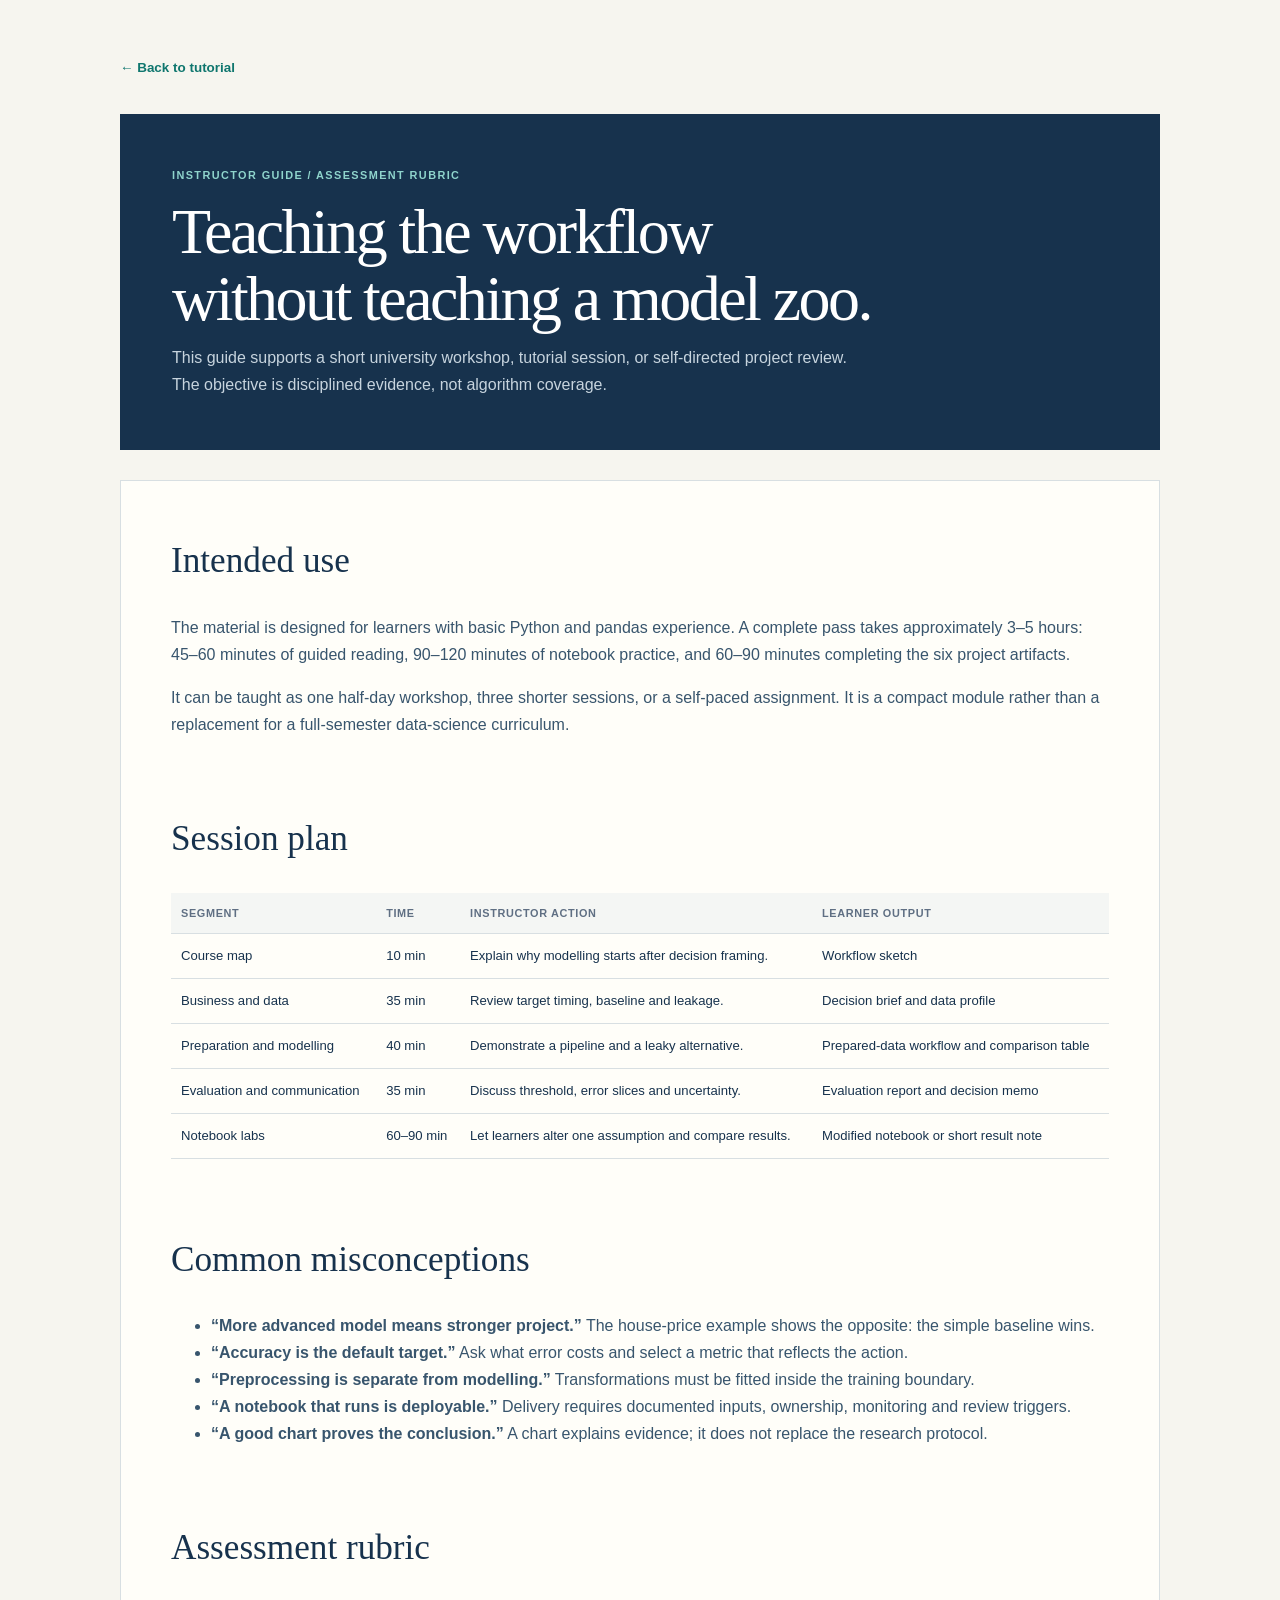
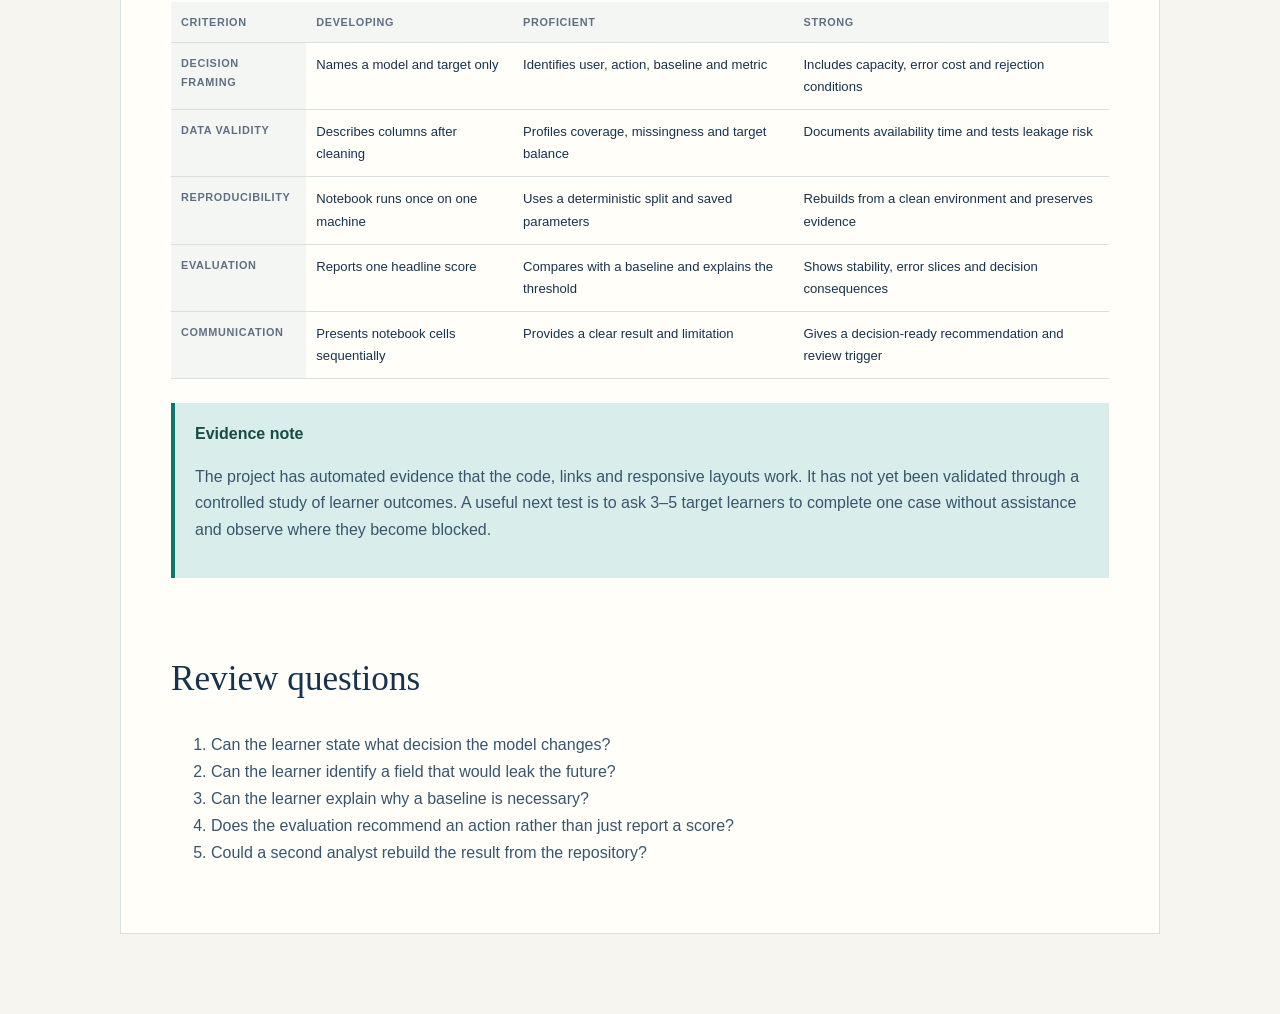
<file: guides/index.html>
<!doctype html>
<html lang="en">
<head>
  <meta charset="utf-8">
  <meta name="viewport" content="width=device-width, initial-scale=1">
  <meta name="description" content="Instructor guide and assessment rubric for the Data Science Workflow tutorial.">
  <title>Instructor Guide · Data Science Workflow</title>
  <link rel="icon" href="../assets/favicon.svg" type="image/svg+xml">
  <link rel="stylesheet" href="../assets/css/notebook.css">
  <style>
    .guide-shell {
      width: min(1040px, calc(100% - 36px));
      margin: 0 auto;
      padding: 46px 0 80px;
    }
    .guide-header {
      margin-bottom: 30px;
      padding: clamp(28px, 5vw, 52px);
      color: white;
      background: var(--ink);
    }
    .guide-header .eyebrow {
      margin: 0;
      color: #8fd4cc;
      font-size: .68rem;
      font-weight: 800;
      letter-spacing: .13em;
    }
    .guide-header h1 {
      max-width: 720px;
      margin: 14px 0 12px;
      color: white;
      font-family: var(--serif);
      font-size: clamp(2.25rem, 5vw, 4rem);
      font-weight: 500;
      letter-spacing: -.04em;
      line-height: 1.05;
    }
    .guide-header p {
      max-width: 700px;
      margin: 0;
      color: #c7d4de;
    }
    .guide-content {
      padding: clamp(22px, 4vw, 50px);
      background: var(--surface);
      border: 1px solid var(--border);
    }
    .guide-content h2 {
      margin: 2em 0 .7em;
      color: var(--ink);
      font-family: var(--serif);
      font-size: clamp(1.55rem, 3vw, 2.2rem);
      font-weight: 500;
    }
    .guide-content h2:first-child { margin-top: 0; }
    .guide-content h3 { margin-top: 1.5em; color: var(--ink); }
    .guide-content p, .guide-content li { color: var(--ink-soft); }
    .guide-content table {
      width: 100%;
      margin: 20px 0;
      border-collapse: collapse;
      font-size: .82rem;
    }
    .guide-content th, .guide-content td {
      padding: 11px 10px;
      border-bottom: 1px solid var(--border);
      text-align: left;
      vertical-align: top;
    }
    .guide-content th {
      color: var(--muted);
      background: #f4f6f4;
      font-size: .68rem;
      letter-spacing: .06em;
      text-transform: uppercase;
    }
    .guide-callout {
      margin: 24px 0;
      padding: 18px 20px;
      color: #174c47;
      background: var(--teal-pale);
      border-left: 4px solid var(--teal);
    }
    .back-link {
      display: inline-flex;
      min-height: 44px;
      align-items: center;
      margin-bottom: 24px;
      font-size: .84rem;
      font-weight: 750;
      text-decoration: none;
    }
    @media (max-width: 680px) {
      .guide-content { padding: 20px 16px; }
      .guide-content table { display: block; overflow-x: auto; }
    }
  </style>
</head>
<body>
  <main class="guide-shell">
    <a class="back-link" href="../index.html">← Back to tutorial</a>
    <header class="guide-header">
      <p class="eyebrow">INSTRUCTOR GUIDE / ASSESSMENT RUBRIC</p>
      <h1>Teaching the workflow without teaching a model zoo.</h1>
      <p>
        This guide supports a short university workshop, tutorial session, or
        self-directed project review. The objective is disciplined evidence, not
        algorithm coverage.
      </p>
    </header>

    <article class="guide-content">
      <h2>Intended use</h2>
      <p>
        The material is designed for learners with basic Python and pandas
        experience. A complete pass takes approximately 3–5 hours: 45–60 minutes of
        guided reading, 90–120 minutes of notebook practice, and 60–90 minutes
        completing the six project artifacts.
      </p>
      <p>
        It can be taught as one half-day workshop, three shorter sessions, or a
        self-paced assignment. It is a compact module rather than a replacement for
        a full-semester data-science curriculum.
      </p>

      <h2>Session plan</h2>
      <table>
        <thead>
          <tr>
            <th scope="col">Segment</th>
            <th scope="col">Time</th>
            <th scope="col">Instructor action</th>
            <th scope="col">Learner output</th>
          </tr>
        </thead>
        <tbody>
          <tr><td>Course map</td><td>10 min</td><td>Explain why modelling starts after decision framing.</td><td>Workflow sketch</td></tr>
          <tr><td>Business and data</td><td>35 min</td><td>Review target timing, baseline and leakage.</td><td>Decision brief and data profile</td></tr>
          <tr><td>Preparation and modelling</td><td>40 min</td><td>Demonstrate a pipeline and a leaky alternative.</td><td>Prepared-data workflow and comparison table</td></tr>
          <tr><td>Evaluation and communication</td><td>35 min</td><td>Discuss threshold, error slices and uncertainty.</td><td>Evaluation report and decision memo</td></tr>
          <tr><td>Notebook labs</td><td>60–90 min</td><td>Let learners alter one assumption and compare results.</td><td>Modified notebook or short result note</td></tr>
        </tbody>
      </table>

      <h2>Common misconceptions</h2>
      <ul>
        <li><strong>“More advanced model means stronger project.”</strong> The house-price example shows the opposite: the simple baseline wins.</li>
        <li><strong>“Accuracy is the default target.”</strong> Ask what error costs and select a metric that reflects the action.</li>
        <li><strong>“Preprocessing is separate from modelling.”</strong> Transformations must be fitted inside the training boundary.</li>
        <li><strong>“A notebook that runs is deployable.”</strong> Delivery requires documented inputs, ownership, monitoring and review triggers.</li>
        <li><strong>“A good chart proves the conclusion.”</strong> A chart explains evidence; it does not replace the research protocol.</li>
      </ul>

      <h2>Assessment rubric</h2>
      <table>
        <thead>
          <tr>
            <th scope="col">Criterion</th>
            <th scope="col">Developing</th>
            <th scope="col">Proficient</th>
            <th scope="col">Strong</th>
          </tr>
        </thead>
        <tbody>
          <tr>
            <th scope="row">Decision framing</th>
            <td>Names a model and target only</td>
            <td>Identifies user, action, baseline and metric</td>
            <td>Includes capacity, error cost and rejection conditions</td>
          </tr>
          <tr>
            <th scope="row">Data validity</th>
            <td>Describes columns after cleaning</td>
            <td>Profiles coverage, missingness and target balance</td>
            <td>Documents availability time and tests leakage risk</td>
          </tr>
          <tr>
            <th scope="row">Reproducibility</th>
            <td>Notebook runs once on one machine</td>
            <td>Uses a deterministic split and saved parameters</td>
            <td>Rebuilds from a clean environment and preserves evidence</td>
          </tr>
          <tr>
            <th scope="row">Evaluation</th>
            <td>Reports one headline score</td>
            <td>Compares with a baseline and explains the threshold</td>
            <td>Shows stability, error slices and decision consequences</td>
          </tr>
          <tr>
            <th scope="row">Communication</th>
            <td>Presents notebook cells sequentially</td>
            <td>Provides a clear result and limitation</td>
            <td>Gives a decision-ready recommendation and review trigger</td>
          </tr>
        </tbody>
      </table>

      <div class="guide-callout">
        <strong>Evidence note</strong>
        <p>
          The project has automated evidence that the code, links and responsive
          layouts work. It has not yet been validated through a controlled study of
          learner outcomes. A useful next test is to ask 3–5 target learners to
          complete one case without assistance and observe where they become blocked.
        </p>
      </div>

      <h2>Review questions</h2>
      <ol>
        <li>Can the learner state what decision the model changes?</li>
        <li>Can the learner identify a field that would leak the future?</li>
        <li>Can the learner explain why a baseline is necessary?</li>
        <li>Does the evaluation recommend an action rather than just report a score?</li>
        <li>Could a second analyst rebuild the result from the repository?</li>
      </ol>
    </article>
  </main>
</body>
</html>
</file>
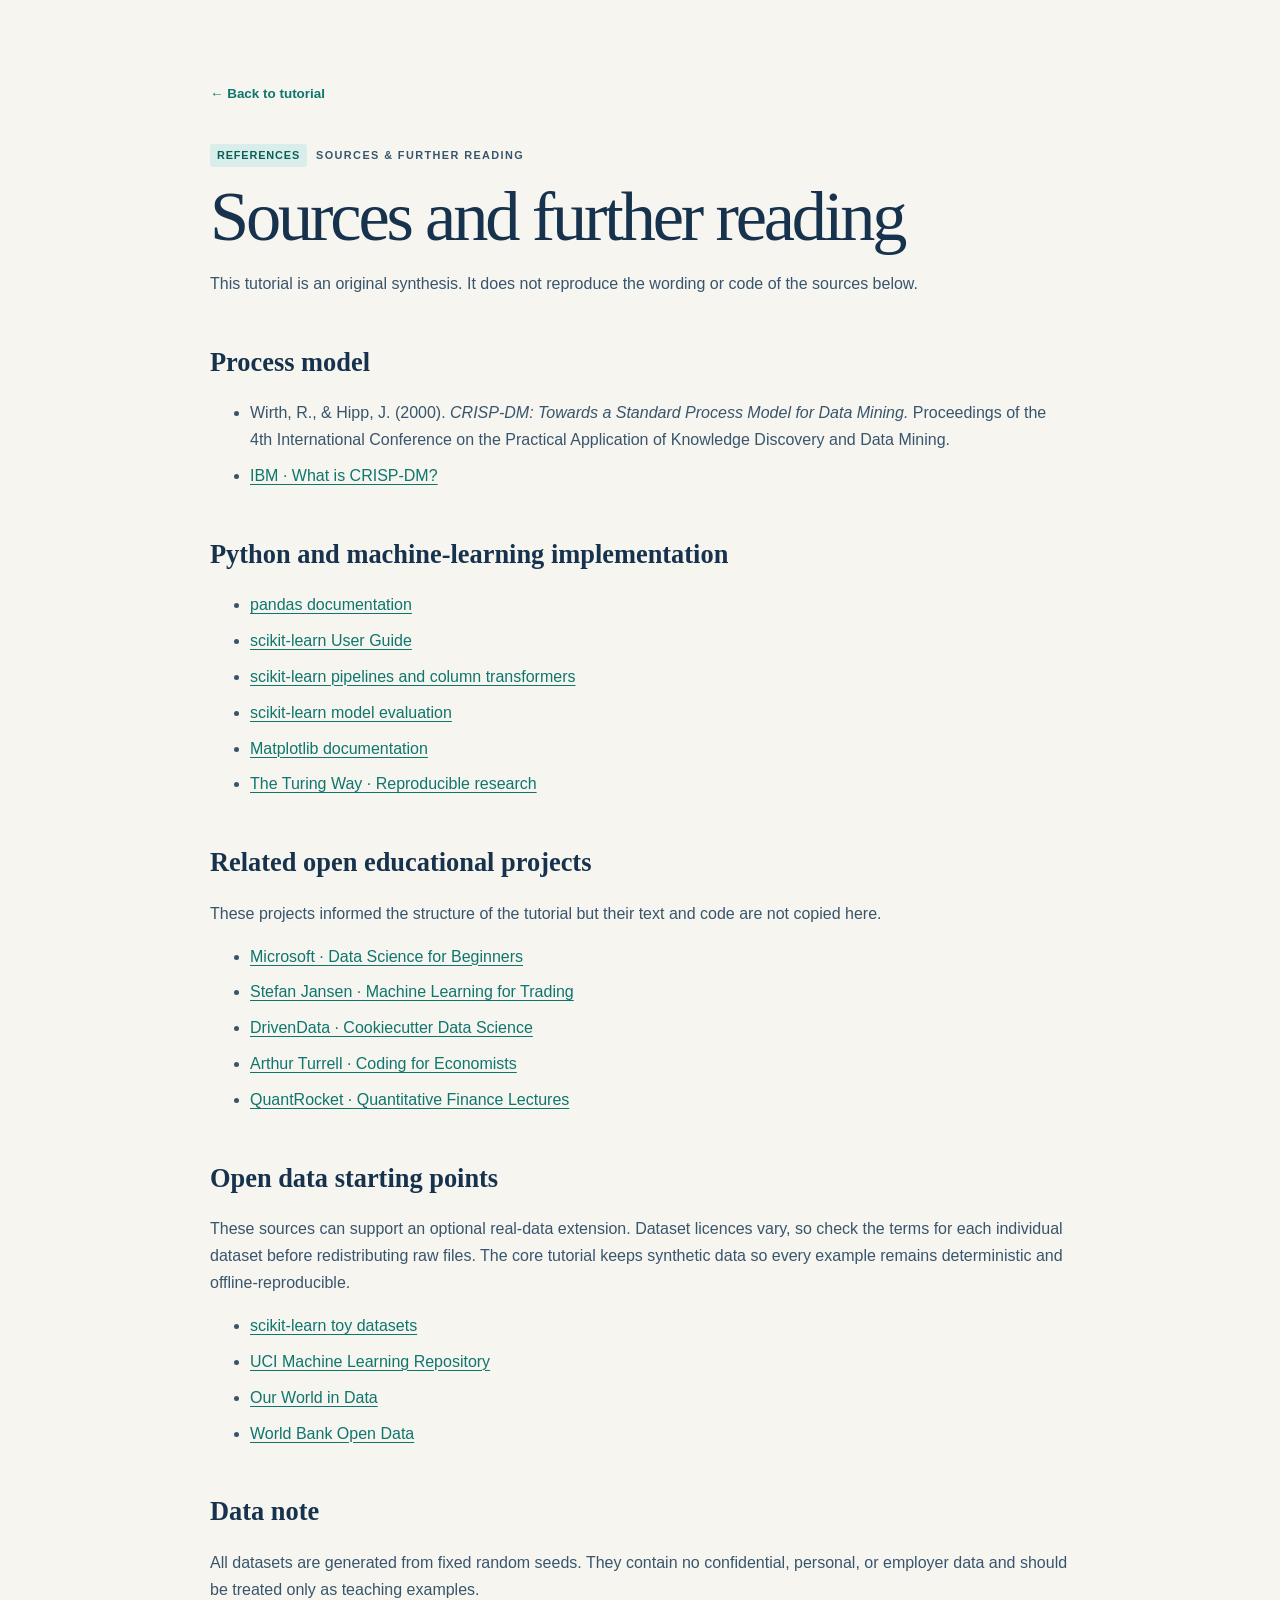
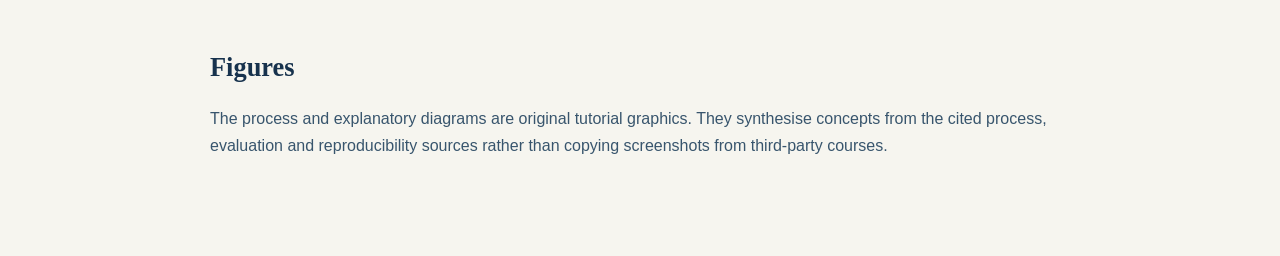
<file: references/index.html>
<!doctype html>
<html lang="en">
<head>
  <meta charset="utf-8">
  <meta name="viewport" content="width=device-width, initial-scale=1">
  <meta name="description" content="Sources and further reading for the Data Science Workflow tutorial.">
  <title>References · Data Science Workflow</title>
  <link rel="icon" href="../assets/favicon.svg" type="image/svg+xml">
  <link rel="stylesheet" href="../assets/css/style.css?v=20261030-1">
  <style>
    .reference-shell {
      width: min(860px, calc(100% - 40px));
      margin: 0 auto;
      padding: 72px 0 80px;
    }
    .reference-shell h1 {
      margin: 14px 0 18px;
      font-family: var(--serif);
      font-size: clamp(2.4rem, 6vw, 4.4rem);
      font-weight: 500;
      letter-spacing: -0.045em;
      line-height: 1.02;
    }
    .reference-shell h2 {
      margin: 42px 0 12px;
      font-family: var(--serif);
      font-size: 1.65rem;
    }
    .reference-shell p,
    .reference-shell li {
      color: var(--ink-soft);
    }
    .reference-shell li {
      margin-bottom: 9px;
    }
    .back-link {
      display: inline-flex;
      min-height: 44px;
      align-items: center;
      gap: 8px;
      margin-bottom: 28px;
      font-size: .84rem;
      font-weight: 750;
      text-decoration: none;
    }
  </style>
</head>
<body>
  <main class="reference-shell">
    <a class="back-link" href="../index.html">← Back to tutorial</a>
    <p class="eyebrow"><span>REFERENCES</span> SOURCES &amp; FURTHER READING</p>
    <h1>Sources and further reading</h1>
    <p>
      This tutorial is an original synthesis. It does not reproduce the wording
      or code of the sources below.
    </p>

    <h2>Process model</h2>
    <ul>
      <li>Wirth, R., &amp; Hipp, J. (2000). <em>CRISP-DM: Towards a Standard Process Model for Data Mining.</em> Proceedings of the 4th International Conference on the Practical Application of Knowledge Discovery and Data Mining.</li>
      <li><a href="https://www.ibm.com/think/topics/crisp-dm">IBM · What is CRISP-DM?</a></li>
    </ul>

    <h2>Python and machine-learning implementation</h2>
    <ul>
      <li><a href="https://pandas.pydata.org/docs/">pandas documentation</a></li>
      <li><a href="https://scikit-learn.org/stable/user_guide.html">scikit-learn User Guide</a></li>
      <li><a href="https://scikit-learn.org/stable/modules/compose.html">scikit-learn pipelines and column transformers</a></li>
      <li><a href="https://scikit-learn.org/stable/modules/model_evaluation.html">scikit-learn model evaluation</a></li>
      <li><a href="https://matplotlib.org/stable/">Matplotlib documentation</a></li>
      <li><a href="https://the-turing-way.netlify.app/reproducible-research/reproducible-research">The Turing Way · Reproducible research</a></li>
    </ul>

    <h2>Related open educational projects</h2>
    <p>
      These projects informed the structure of the tutorial but their text and
      code are not copied here.
    </p>
    <ul>
      <li><a href="https://github.com/microsoft/Data-Science-For-Beginners">Microsoft · Data Science for Beginners</a></li>
      <li><a href="https://github.com/stefan-jansen/machine-learning-for-trading">Stefan Jansen · Machine Learning for Trading</a></li>
      <li><a href="https://github.com/drivendataorg/cookiecutter-data-science">DrivenData · Cookiecutter Data Science</a></li>
      <li><a href="https://github.com/aeturrell/coding-for-economists">Arthur Turrell · Coding for Economists</a></li>
      <li><a href="https://github.com/quantrocket-codeload/quant-finance-lectures">QuantRocket · Quantitative Finance Lectures</a></li>
    </ul>

    <h2>Open data starting points</h2>
    <p>
      These sources can support an optional real-data extension. Dataset licences
      vary, so check the terms for each individual dataset before redistributing raw
      files. The core tutorial keeps synthetic data so every example remains
      deterministic and offline-reproducible.
    </p>
    <ul>
      <li><a href="https://scikit-learn.org/stable/datasets/toy_dataset.html">scikit-learn toy datasets</a></li>
      <li><a href="https://archive.ics.uci.edu/">UCI Machine Learning Repository</a></li>
      <li><a href="https://ourworldindata.org/">Our World in Data</a></li>
      <li><a href="https://data.worldbank.org/">World Bank Open Data</a></li>
    </ul>

    <h2>Data note</h2>
    <p>
      All datasets are generated from fixed random seeds. They contain no
      confidential, personal, or employer data and should be treated only as
      teaching examples.
    </p>

    <h2>Figures</h2>
    <p>
      The process and explanatory diagrams are original tutorial graphics. They
      synthesise concepts from the cited process, evaluation and reproducibility
      sources rather than copying screenshots from third-party courses.
    </p>
  </main>
</body>
</html>
</file>
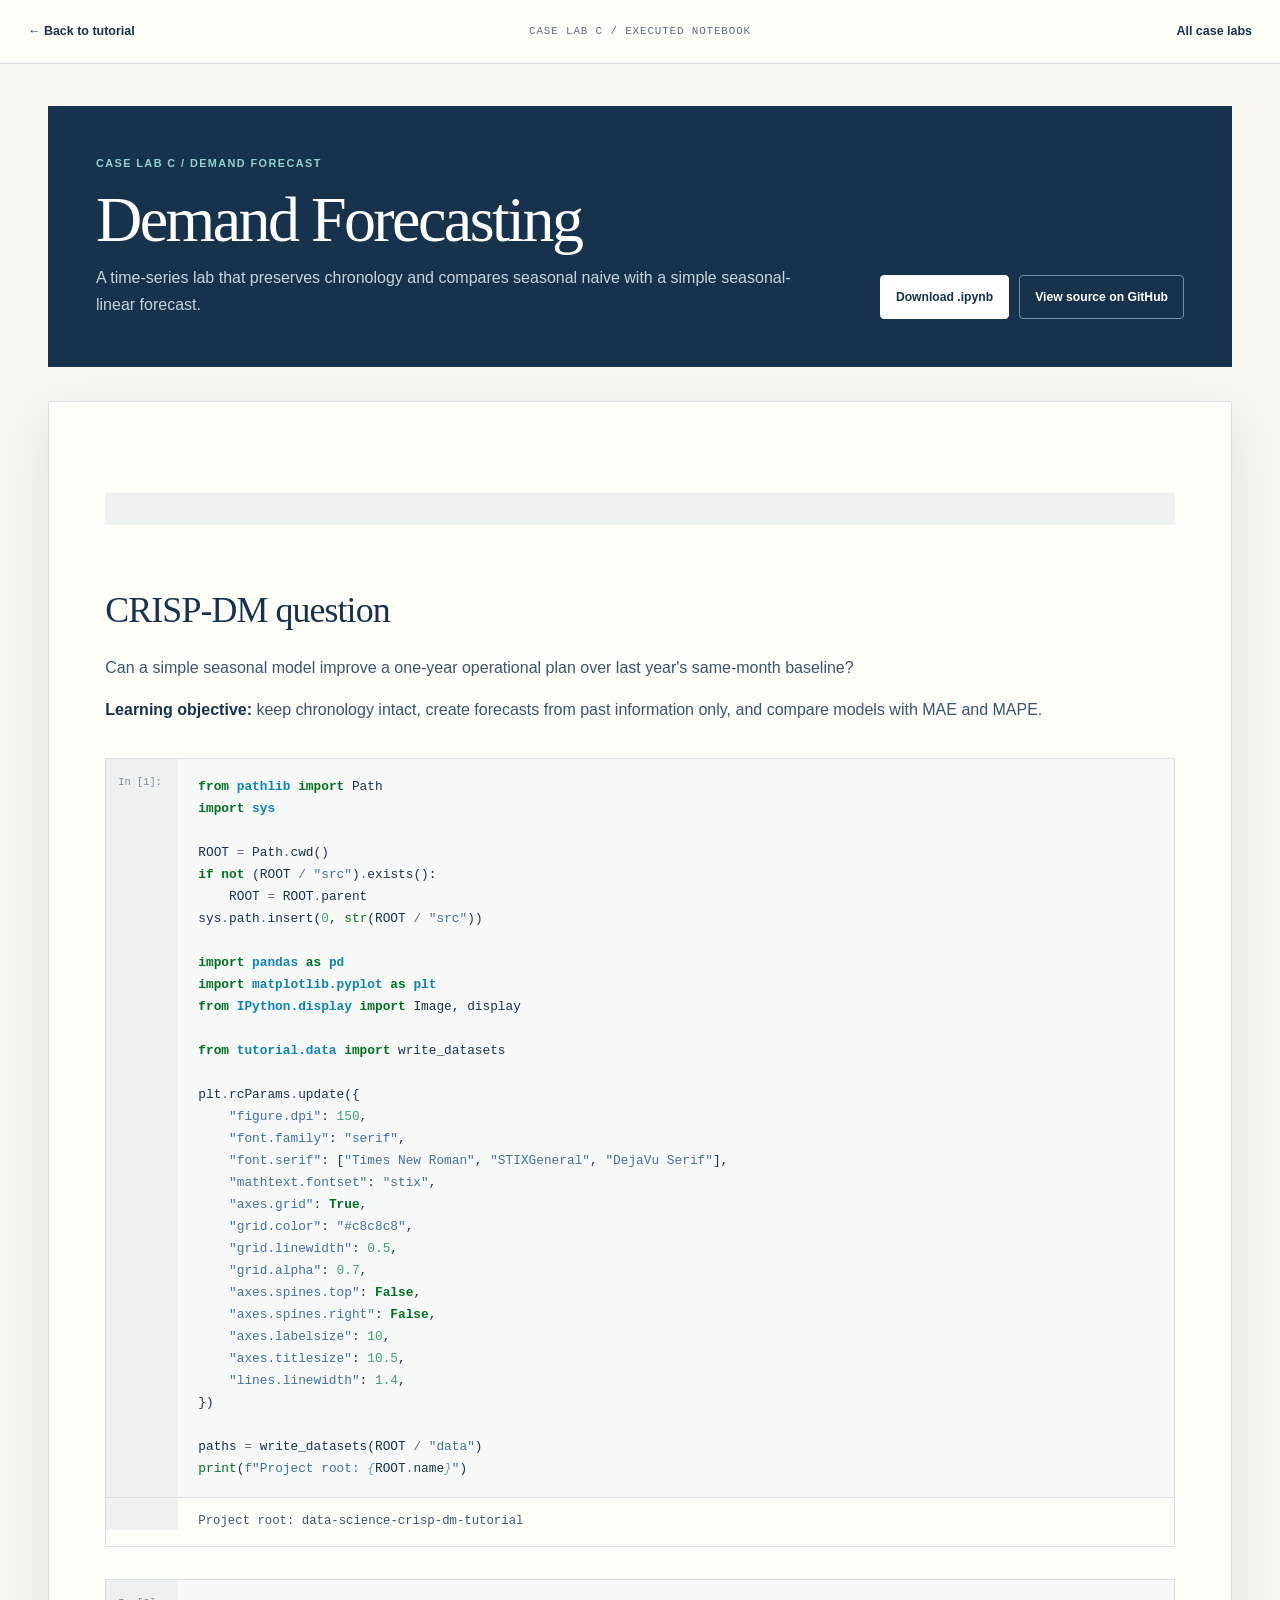
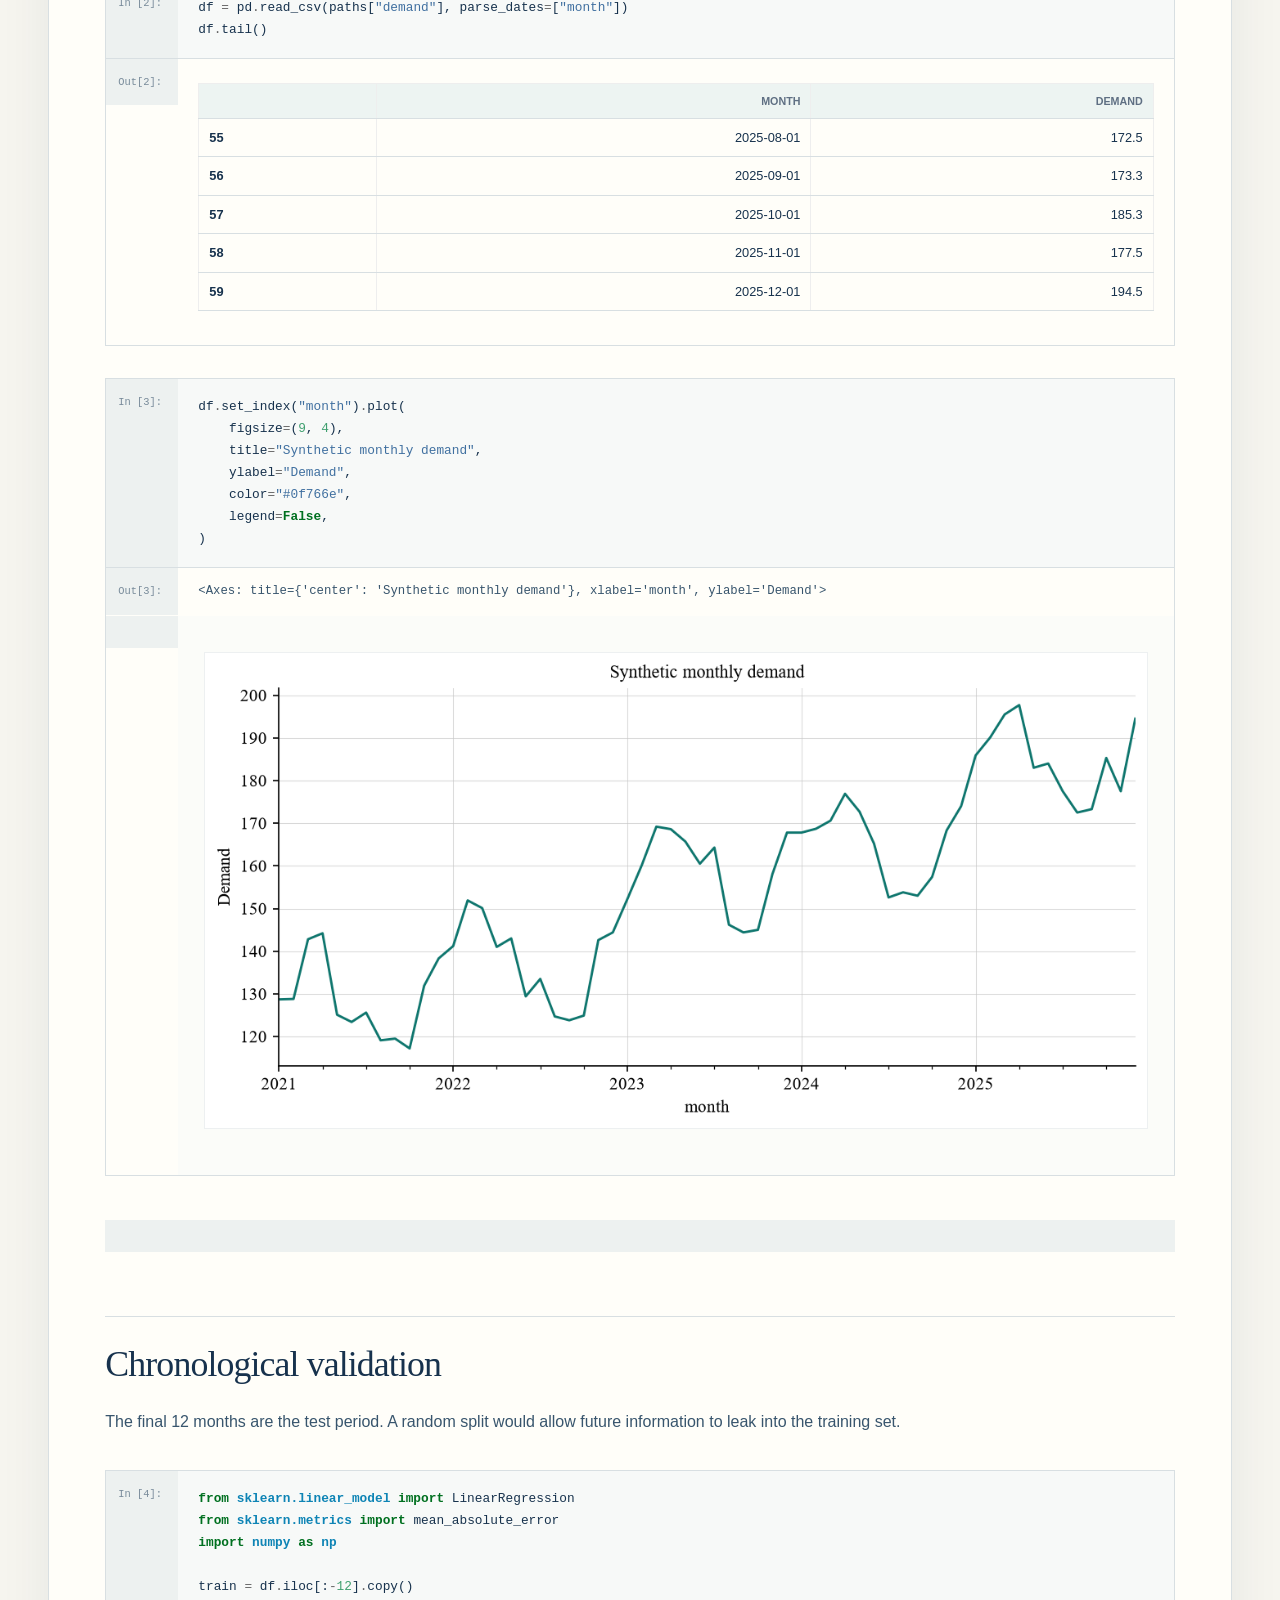
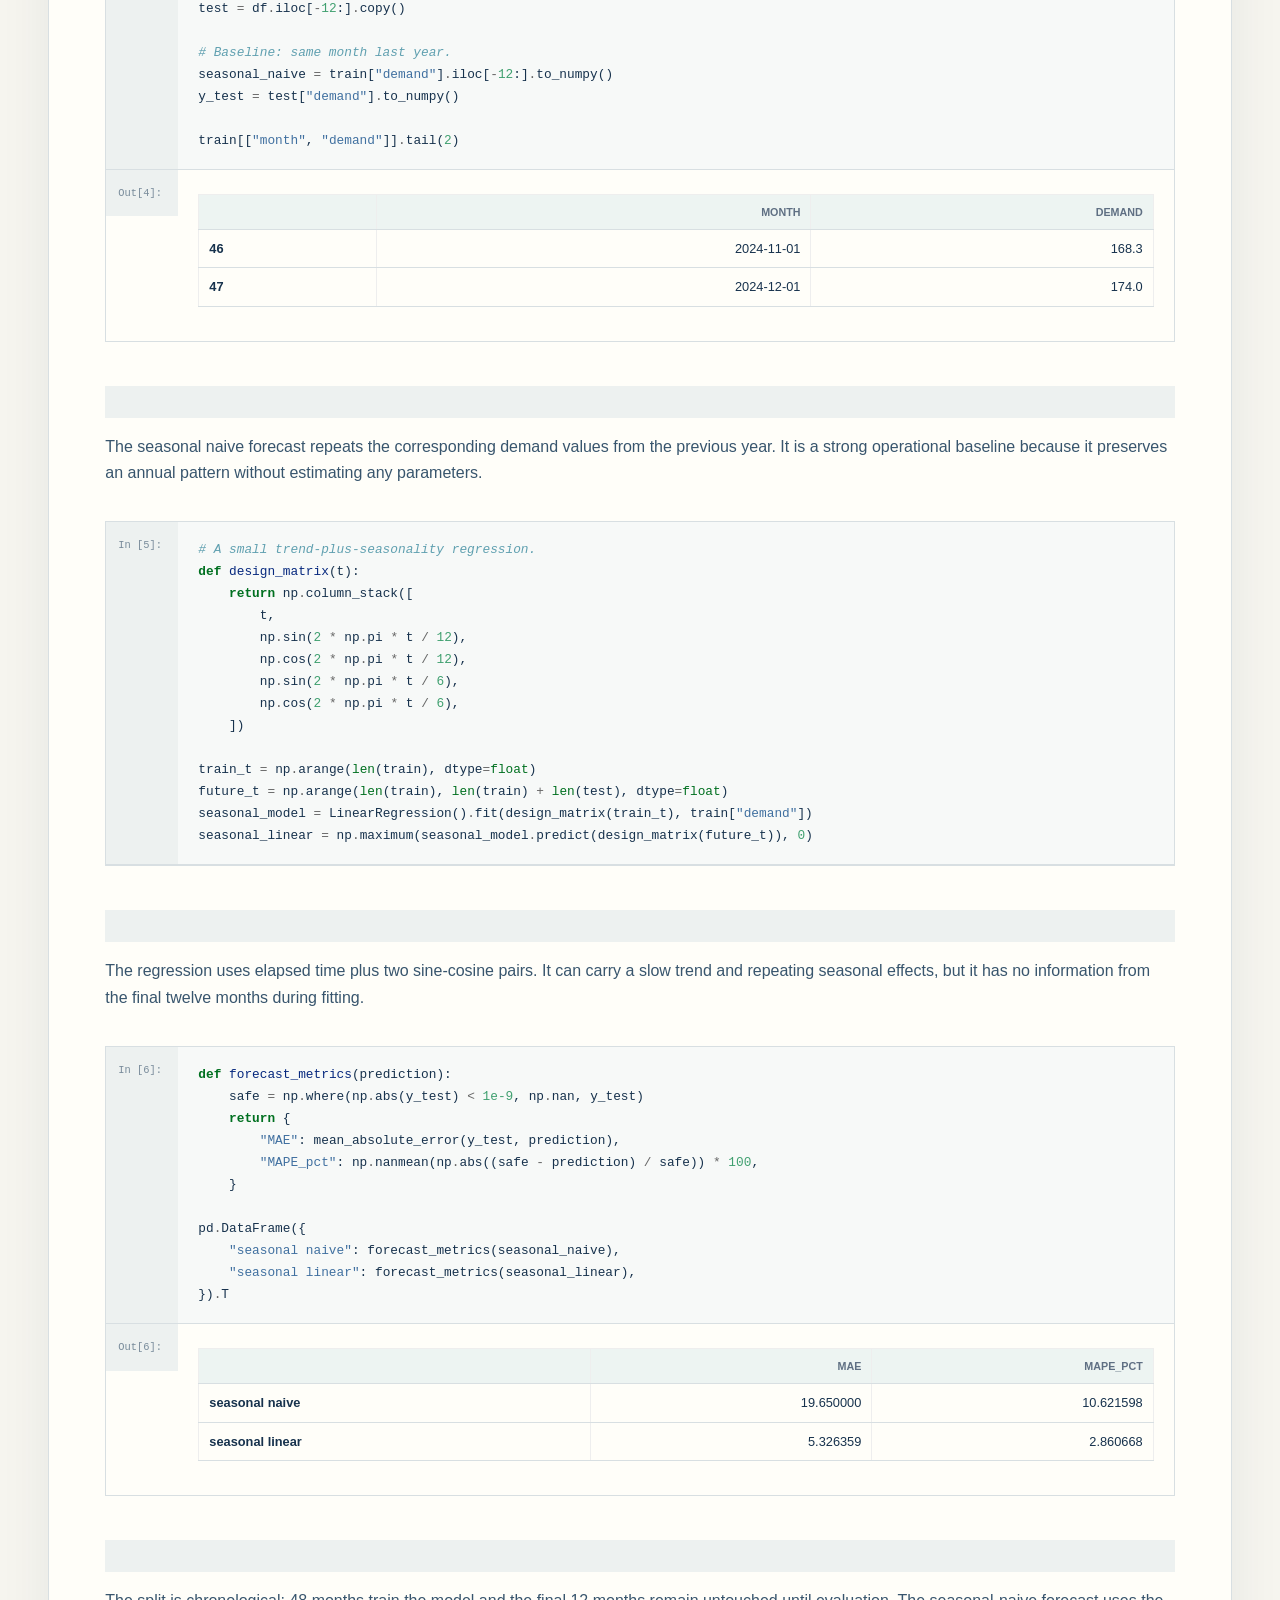
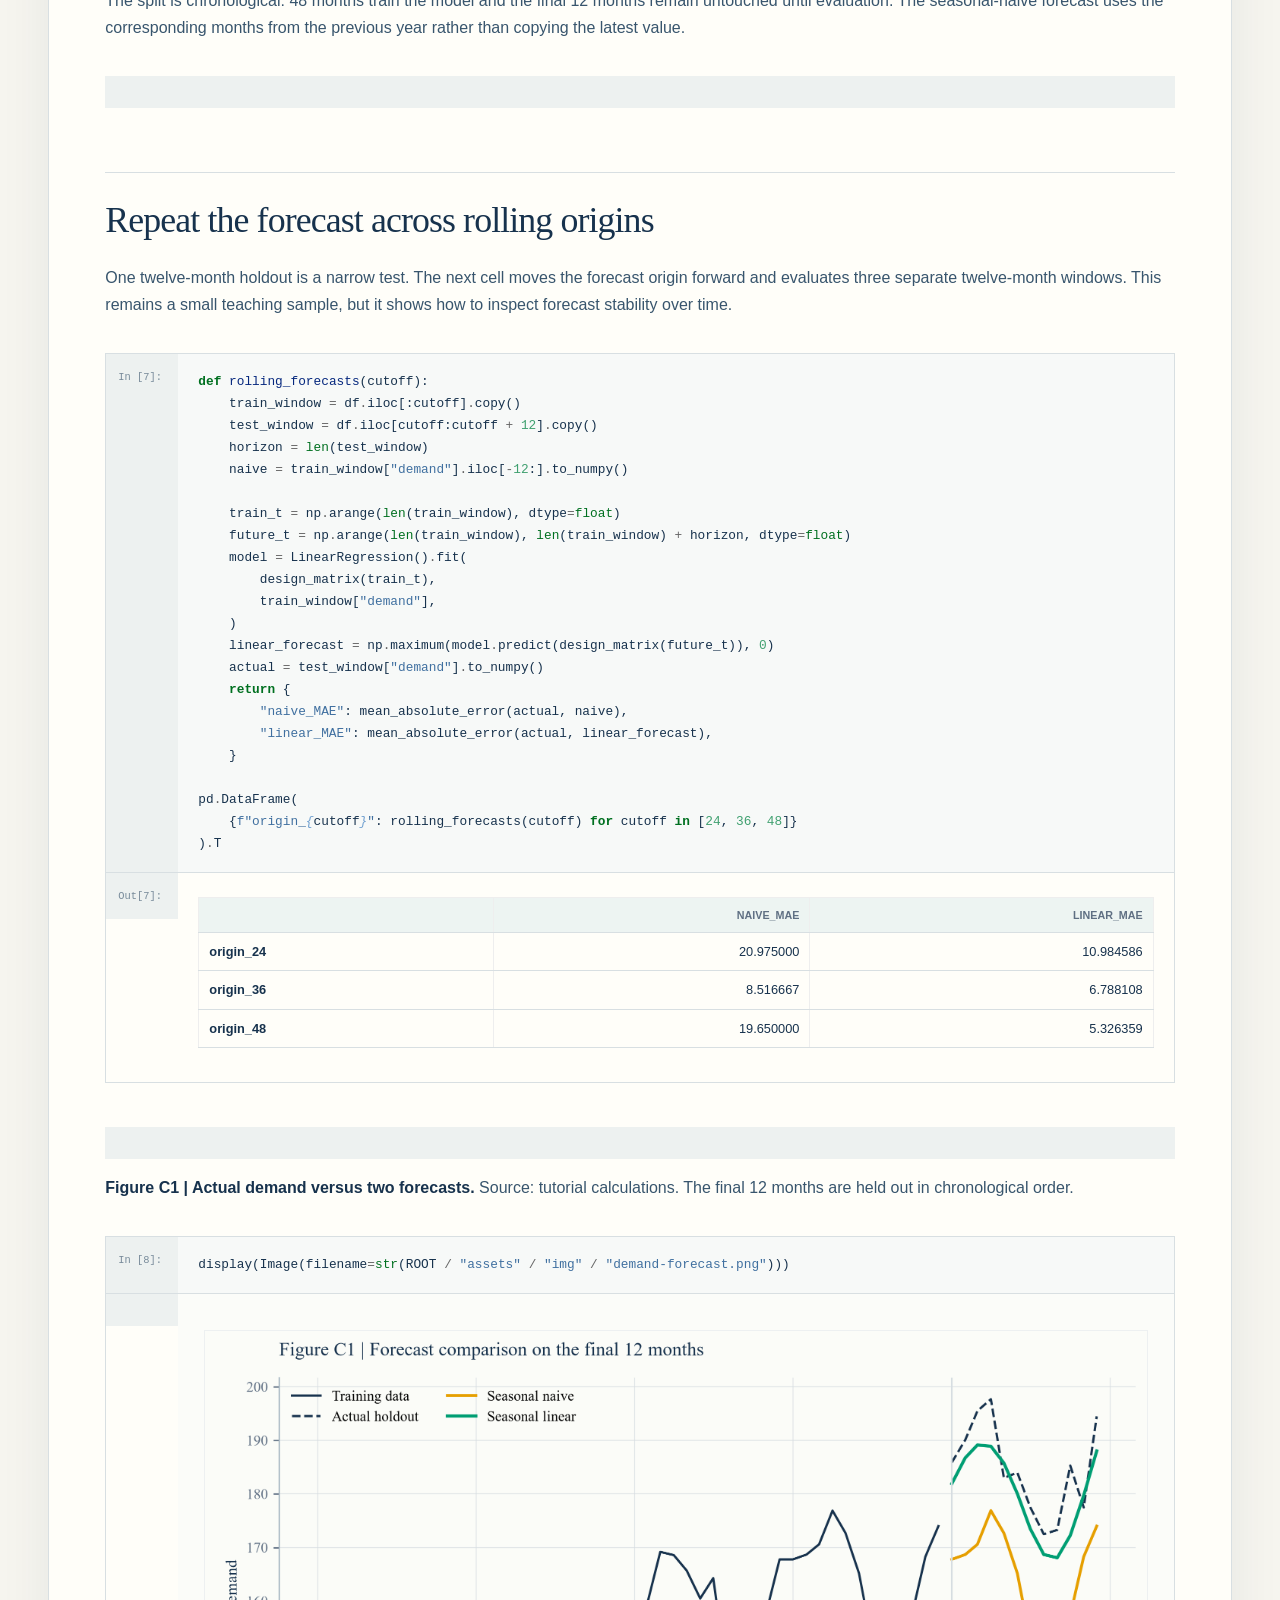
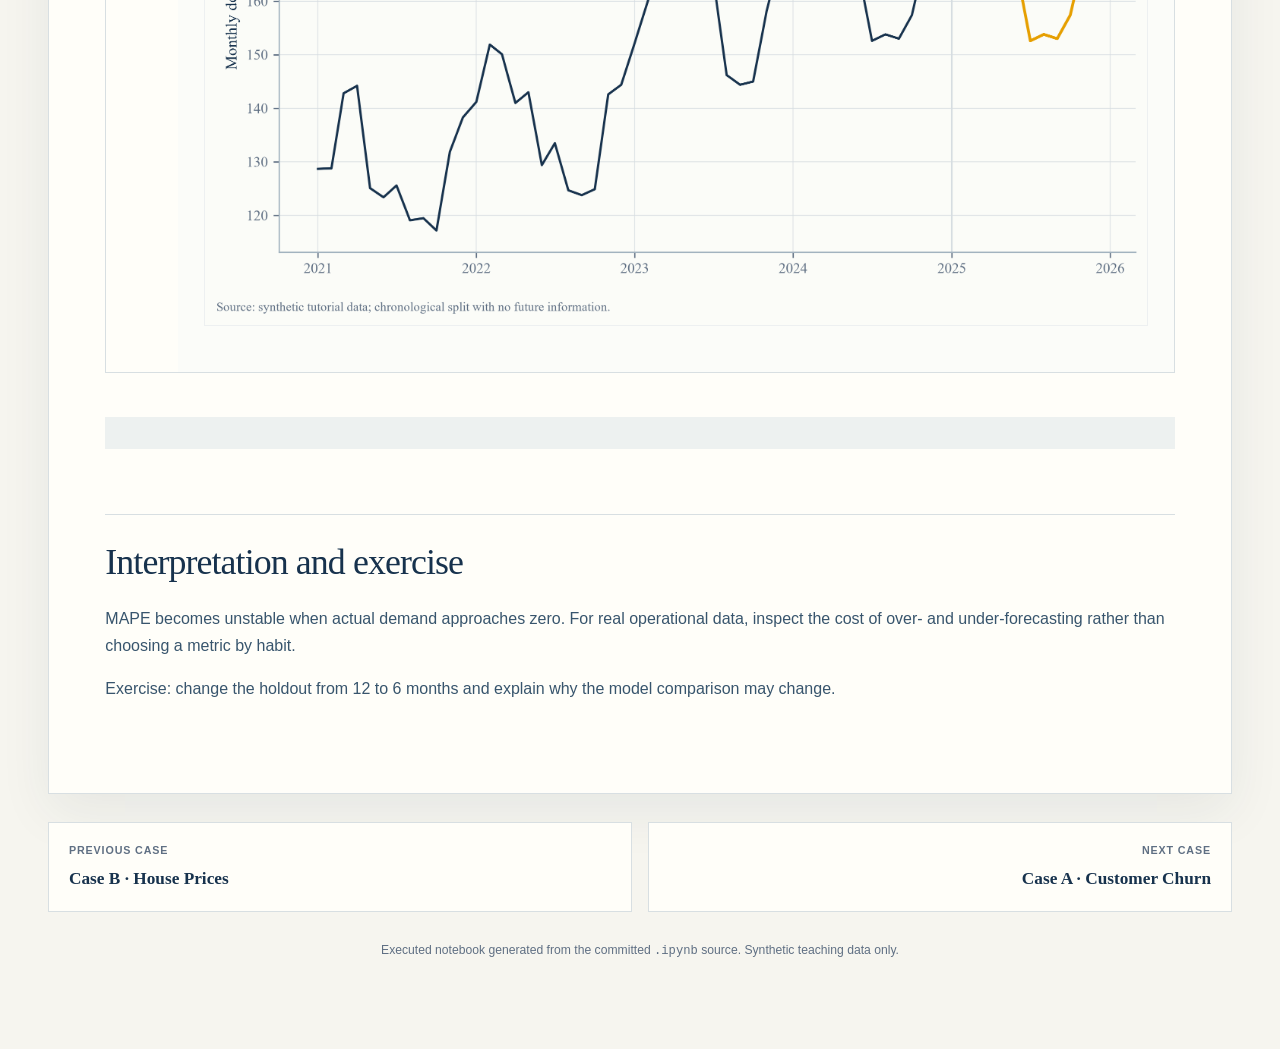
<file: cases/demand-forecast/index.html>
<!doctype html>
<html lang="en">
<head>
  <meta charset="utf-8">
  <meta name="viewport" content="width=device-width, initial-scale=1">
  <meta name="description" content="A time-series lab that preserves chronology and compares seasonal naive with a simple seasonal-linear forecast.">
  <meta name="theme-color" content="#17324d">
  <title>Demand Forecasting · Case Lab C</title>
  <link rel="icon" href="../../assets/favicon.svg" type="image/svg+xml">
  <link rel="stylesheet" href="../../assets/css/notebook.css?v=20261028-6">
  <style>pre { line-height: 125%; }
td.linenos .normal { color: #666666; background-color: transparent; padding-left: 5px; padding-right: 5px; }
span.linenos { color: #666666; background-color: transparent; padding-left: 5px; padding-right: 5px; }
td.linenos .special { color: #000000; background-color: #ffffc0; padding-left: 5px; padding-right: 5px; }
span.linenos.special { color: #000000; background-color: #ffffc0; padding-left: 5px; padding-right: 5px; }
.highlight .hll { background-color: #ffffcc }
.highlight { background: #f0f0f0; }
.highlight .c { color: #60A0B0; font-style: italic } /* Comment */
.highlight .err { border: 1px solid #F00 } /* Error */
.highlight .k { color: #007020; font-weight: bold } /* Keyword */
.highlight .o { color: #666 } /* Operator */
.highlight .ch { color: #60A0B0; font-style: italic } /* Comment.Hashbang */
.highlight .cm { color: #60A0B0; font-style: italic } /* Comment.Multiline */
.highlight .cp { color: #007020 } /* Comment.Preproc */
.highlight .cpf { color: #60A0B0; font-style: italic } /* Comment.PreprocFile */
.highlight .c1 { color: #60A0B0; font-style: italic } /* Comment.Single */
.highlight .cs { color: #60A0B0; background-color: #FFF0F0 } /* Comment.Special */
.highlight .gd { color: #A00000 } /* Generic.Deleted */
.highlight .ge { font-style: italic } /* Generic.Emph */
.highlight .ges { font-weight: bold; font-style: italic } /* Generic.EmphStrong */
.highlight .gr { color: #F00 } /* Generic.Error */
.highlight .gh { color: #000080; font-weight: bold } /* Generic.Heading */
.highlight .gi { color: #00A000 } /* Generic.Inserted */
.highlight .go { color: #888 } /* Generic.Output */
.highlight .gp { color: #C65D09; font-weight: bold } /* Generic.Prompt */
.highlight .gs { font-weight: bold } /* Generic.Strong */
.highlight .gu { color: #800080; font-weight: bold } /* Generic.Subheading */
.highlight .gt { color: #04D } /* Generic.Traceback */
.highlight .kc { color: #007020; font-weight: bold } /* Keyword.Constant */
.highlight .kd { color: #007020; font-weight: bold } /* Keyword.Declaration */
.highlight .kn { color: #007020; font-weight: bold } /* Keyword.Namespace */
.highlight .kp { color: #007020 } /* Keyword.Pseudo */
.highlight .kr { color: #007020; font-weight: bold } /* Keyword.Reserved */
.highlight .kt { color: #902000 } /* Keyword.Type */
.highlight .m { color: #40A070 } /* Literal.Number */
.highlight .s { color: #4070A0 } /* Literal.String */
.highlight .na { color: #4070A0 } /* Name.Attribute */
.highlight .nb { color: #007020 } /* Name.Builtin */
.highlight .nc { color: #0E84B5; font-weight: bold } /* Name.Class */
.highlight .no { color: #60ADD5 } /* Name.Constant */
.highlight .nd { color: #555; font-weight: bold } /* Name.Decorator */
.highlight .ni { color: #D55537; font-weight: bold } /* Name.Entity */
.highlight .ne { color: #007020 } /* Name.Exception */
.highlight .nf { color: #06287E } /* Name.Function */
.highlight .nl { color: #002070; font-weight: bold } /* Name.Label */
.highlight .nn { color: #0E84B5; font-weight: bold } /* Name.Namespace */
.highlight .nt { color: #062873; font-weight: bold } /* Name.Tag */
.highlight .nv { color: #BB60D5 } /* Name.Variable */
.highlight .ow { color: #007020; font-weight: bold } /* Operator.Word */
.highlight .w { color: #BBB } /* Text.Whitespace */
.highlight .mb { color: #40A070 } /* Literal.Number.Bin */
.highlight .mf { color: #40A070 } /* Literal.Number.Float */
.highlight .mh { color: #40A070 } /* Literal.Number.Hex */
.highlight .mi { color: #40A070 } /* Literal.Number.Integer */
.highlight .mo { color: #40A070 } /* Literal.Number.Oct */
.highlight .sa { color: #4070A0 } /* Literal.String.Affix */
.highlight .sb { color: #4070A0 } /* Literal.String.Backtick */
.highlight .sc { color: #4070A0 } /* Literal.String.Char */
.highlight .dl { color: #4070A0 } /* Literal.String.Delimiter */
.highlight .sd { color: #4070A0; font-style: italic } /* Literal.String.Doc */
.highlight .s2 { color: #4070A0 } /* Literal.String.Double */
.highlight .se { color: #4070A0; font-weight: bold } /* Literal.String.Escape */
.highlight .sh { color: #4070A0 } /* Literal.String.Heredoc */
.highlight .si { color: #70A0D0; font-style: italic } /* Literal.String.Interpol */
.highlight .sx { color: #C65D09 } /* Literal.String.Other */
.highlight .sr { color: #235388 } /* Literal.String.Regex */
.highlight .s1 { color: #4070A0 } /* Literal.String.Single */
.highlight .ss { color: #517918 } /* Literal.String.Symbol */
.highlight .bp { color: #007020 } /* Name.Builtin.Pseudo */
.highlight .fm { color: #06287E } /* Name.Function.Magic */
.highlight .vc { color: #BB60D5 } /* Name.Variable.Class */
.highlight .vg { color: #BB60D5 } /* Name.Variable.Global */
.highlight .vi { color: #BB60D5 } /* Name.Variable.Instance */
.highlight .vm { color: #BB60D5 } /* Name.Variable.Magic */
.highlight .il { color: #40A070 } /* Literal.Number.Integer.Long */</style>
</head>
<body>
  <a class="skip-link" href="#notebook">Skip to notebook</a>
  <header class="notebook-topbar">
    <a href="../../index.html">← Back to tutorial</a>
    <span>Case Lab C / Executed notebook</span>
    <a href="../../index.html#case-labs">All case labs</a>
  </header>

  <main class="notebook-shell" id="notebook">
    <section class="notebook-banner" aria-labelledby="case-title">
      <div>
        <p class="eyebrow">CASE LAB C / DEMAND FORECAST</p>
        <h1 id="case-title">Demand Forecasting</h1>
        <p>A time-series lab that preserves chronology and compares seasonal naive with a simple seasonal-linear forecast.</p>
      </div>
      <div class="notebook-actions">
        <a class="notebook-button notebook-button-primary" href="../../notebooks/03-demand-forecast.ipynb" download>Download .ipynb</a>
        <a class="notebook-button" href="https://github.com/Aayloo/data-science-crisp-dm-tutorial/blob/main/notebooks/03-demand-forecast.ipynb">View source on GitHub</a>
      </div>
    </section>

    <article class="notebook-document" aria-label="Executed notebook">
      <div class="cell border-box-sizing text_cell rendered" id="cell-id=d5dfc965"><div class="prompt input_prompt">
</div><div class="inner_cell">
<div class="text_cell_render border-box-sizing rendered_html">
<h2 id="CRISP-DM-question">CRISP-DM question<a class="anchor-link" href="#CRISP-DM-question">¶</a></h2><p>Can a simple seasonal model improve a one-year operational plan over last
year's same-month baseline?</p>
<p><strong>Learning objective:</strong> keep chronology intact, create forecasts from past
information only, and compare models with MAE and MAPE.</p>
</div>
</div>
</div>
<div class="cell border-box-sizing code_cell rendered" id="cell-id=e3a57a0e">
<div class="input">
<div class="prompt input_prompt">In [1]:</div>
<div class="inner_cell">
<div class="input_area">
<div class="highlight hl-ipython3"><pre><span></span><span class="kn">from</span><span class="w"> </span><span class="nn">pathlib</span><span class="w"> </span><span class="kn">import</span> <span class="n">Path</span>
<span class="kn">import</span><span class="w"> </span><span class="nn">sys</span>

<span class="n">ROOT</span> <span class="o">=</span> <span class="n">Path</span><span class="o">.</span><span class="n">cwd</span><span class="p">()</span>
<span class="k">if</span> <span class="ow">not</span> <span class="p">(</span><span class="n">ROOT</span> <span class="o">/</span> <span class="s2">"src"</span><span class="p">)</span><span class="o">.</span><span class="n">exists</span><span class="p">():</span>
    <span class="n">ROOT</span> <span class="o">=</span> <span class="n">ROOT</span><span class="o">.</span><span class="n">parent</span>
<span class="n">sys</span><span class="o">.</span><span class="n">path</span><span class="o">.</span><span class="n">insert</span><span class="p">(</span><span class="mi">0</span><span class="p">,</span> <span class="nb">str</span><span class="p">(</span><span class="n">ROOT</span> <span class="o">/</span> <span class="s2">"src"</span><span class="p">))</span>

<span class="kn">import</span><span class="w"> </span><span class="nn">pandas</span><span class="w"> </span><span class="k">as</span><span class="w"> </span><span class="nn">pd</span>
<span class="kn">import</span><span class="w"> </span><span class="nn">matplotlib.pyplot</span><span class="w"> </span><span class="k">as</span><span class="w"> </span><span class="nn">plt</span>
<span class="kn">from</span><span class="w"> </span><span class="nn">IPython.display</span><span class="w"> </span><span class="kn">import</span> <span class="n">Image</span><span class="p">,</span> <span class="n">display</span>

<span class="kn">from</span><span class="w"> </span><span class="nn">tutorial.data</span><span class="w"> </span><span class="kn">import</span> <span class="n">write_datasets</span>

<span class="n">plt</span><span class="o">.</span><span class="n">rcParams</span><span class="o">.</span><span class="n">update</span><span class="p">({</span>
    <span class="s2">"figure.dpi"</span><span class="p">:</span> <span class="mi">150</span><span class="p">,</span>
    <span class="s2">"font.family"</span><span class="p">:</span> <span class="s2">"serif"</span><span class="p">,</span>
    <span class="s2">"font.serif"</span><span class="p">:</span> <span class="p">[</span><span class="s2">"Times New Roman"</span><span class="p">,</span> <span class="s2">"STIXGeneral"</span><span class="p">,</span> <span class="s2">"DejaVu Serif"</span><span class="p">],</span>
    <span class="s2">"mathtext.fontset"</span><span class="p">:</span> <span class="s2">"stix"</span><span class="p">,</span>
    <span class="s2">"axes.grid"</span><span class="p">:</span> <span class="kc">True</span><span class="p">,</span>
    <span class="s2">"grid.color"</span><span class="p">:</span> <span class="s2">"#c8c8c8"</span><span class="p">,</span>
    <span class="s2">"grid.linewidth"</span><span class="p">:</span> <span class="mf">0.5</span><span class="p">,</span>
    <span class="s2">"grid.alpha"</span><span class="p">:</span> <span class="mf">0.7</span><span class="p">,</span>
    <span class="s2">"axes.spines.top"</span><span class="p">:</span> <span class="kc">False</span><span class="p">,</span>
    <span class="s2">"axes.spines.right"</span><span class="p">:</span> <span class="kc">False</span><span class="p">,</span>
    <span class="s2">"axes.labelsize"</span><span class="p">:</span> <span class="mi">10</span><span class="p">,</span>
    <span class="s2">"axes.titlesize"</span><span class="p">:</span> <span class="mf">10.5</span><span class="p">,</span>
    <span class="s2">"lines.linewidth"</span><span class="p">:</span> <span class="mf">1.4</span><span class="p">,</span>
<span class="p">})</span>

<span class="n">paths</span> <span class="o">=</span> <span class="n">write_datasets</span><span class="p">(</span><span class="n">ROOT</span> <span class="o">/</span> <span class="s2">"data"</span><span class="p">)</span>
<span class="nb">print</span><span class="p">(</span><span class="sa">f</span><span class="s2">"Project root: </span><span class="si">{</span><span class="n">ROOT</span><span class="o">.</span><span class="n">name</span><span class="si">}</span><span class="s2">"</span><span class="p">)</span>
</pre></div>
</div>
</div>
</div>
<div class="output_wrapper">
<div class="output">
<div class="output_area">
<div class="prompt"></div>
<div class="output_subarea output_stream output_stdout output_text">
<pre>Project root: data-science-crisp-dm-tutorial
</pre>
</div>
</div>
</div>
</div>
</div>
<div class="cell border-box-sizing code_cell rendered" id="cell-id=780f6998">
<div class="input">
<div class="prompt input_prompt">In [2]:</div>
<div class="inner_cell">
<div class="input_area">
<div class="highlight hl-ipython3"><pre><span></span><span class="n">df</span> <span class="o">=</span> <span class="n">pd</span><span class="o">.</span><span class="n">read_csv</span><span class="p">(</span><span class="n">paths</span><span class="p">[</span><span class="s2">"demand"</span><span class="p">],</span> <span class="n">parse_dates</span><span class="o">=</span><span class="p">[</span><span class="s2">"month"</span><span class="p">])</span>
<span class="n">df</span><span class="o">.</span><span class="n">tail</span><span class="p">()</span>
</pre></div>
</div>
</div>
</div>
<div class="output_wrapper">
<div class="output">
<div class="output_area">
<div class="prompt output_prompt">Out[2]:</div>
<div class="output_html rendered_html output_subarea output_execute_result"><div>
<style scoped="">
    .dataframe tbody tr th:only-of-type {
        vertical-align: middle;
    }

    .dataframe tbody tr th {
        vertical-align: top;
    }

    .dataframe thead th {
        text-align: right;
    }
</style>
<table border="1" class="dataframe">
<thead>
<tr style="text-align: right;">
<th></th>
<th>month</th>
<th>demand</th>
</tr>
</thead>
<tbody>
<tr>
<th>55</th>
<td>2025-08-01</td>
<td>172.5</td>
</tr>
<tr>
<th>56</th>
<td>2025-09-01</td>
<td>173.3</td>
</tr>
<tr>
<th>57</th>
<td>2025-10-01</td>
<td>185.3</td>
</tr>
<tr>
<th>58</th>
<td>2025-11-01</td>
<td>177.5</td>
</tr>
<tr>
<th>59</th>
<td>2025-12-01</td>
<td>194.5</td>
</tr>
</tbody>
</table>
</div></div>
</div>
</div>
</div>
</div>
<div class="cell border-box-sizing code_cell rendered" id="cell-id=3419abbd">
<div class="input">
<div class="prompt input_prompt">In [3]:</div>
<div class="inner_cell">
<div class="input_area">
<div class="highlight hl-ipython3"><pre><span></span><span class="n">df</span><span class="o">.</span><span class="n">set_index</span><span class="p">(</span><span class="s2">"month"</span><span class="p">)</span><span class="o">.</span><span class="n">plot</span><span class="p">(</span>
    <span class="n">figsize</span><span class="o">=</span><span class="p">(</span><span class="mi">9</span><span class="p">,</span> <span class="mi">4</span><span class="p">),</span>
    <span class="n">title</span><span class="o">=</span><span class="s2">"Synthetic monthly demand"</span><span class="p">,</span>
    <span class="n">ylabel</span><span class="o">=</span><span class="s2">"Demand"</span><span class="p">,</span>
    <span class="n">color</span><span class="o">=</span><span class="s2">"#0f766e"</span><span class="p">,</span>
    <span class="n">legend</span><span class="o">=</span><span class="kc">False</span><span class="p">,</span>
<span class="p">)</span>
</pre></div>
</div>
</div>
</div>
<div class="output_wrapper">
<div class="output">
<div class="output_area">
<div class="prompt output_prompt">Out[3]:</div>
<div class="output_text output_subarea output_execute_result">
<pre>&lt;Axes: title={'center': 'Synthetic monthly demand'}, xlabel='month', ylabel='Demand'&gt;</pre>
</div>
</div>
<div class="output_area">
<div class="prompt"></div>
<div class="output_png output_subarea">
<img alt="Line chart of synthetic monthly demand over time." src="[data-uri]"/>
</div>
</div>
</div>
</div>
</div>
<div class="cell border-box-sizing text_cell rendered" id="cell-id=10dfba0e"><div class="prompt input_prompt">
</div><div class="inner_cell">
<div class="text_cell_render border-box-sizing rendered_html">
<h2 id="Chronological-validation">Chronological validation<a class="anchor-link" href="#Chronological-validation">¶</a></h2><p>The final 12 months are the test period. A random split would allow future
information to leak into the training set.</p>
</div>
</div>
</div>
<div class="cell border-box-sizing code_cell rendered" id="cell-id=284f5fb3">
<div class="input">
<div class="prompt input_prompt">In [4]:</div>
<div class="inner_cell">
<div class="input_area">
<div class="highlight hl-ipython3"><pre><span></span><span class="kn">from</span><span class="w"> </span><span class="nn">sklearn.linear_model</span><span class="w"> </span><span class="kn">import</span> <span class="n">LinearRegression</span>
<span class="kn">from</span><span class="w"> </span><span class="nn">sklearn.metrics</span><span class="w"> </span><span class="kn">import</span> <span class="n">mean_absolute_error</span>
<span class="kn">import</span><span class="w"> </span><span class="nn">numpy</span><span class="w"> </span><span class="k">as</span><span class="w"> </span><span class="nn">np</span>

<span class="n">train</span> <span class="o">=</span> <span class="n">df</span><span class="o">.</span><span class="n">iloc</span><span class="p">[:</span><span class="o">-</span><span class="mi">12</span><span class="p">]</span><span class="o">.</span><span class="n">copy</span><span class="p">()</span>
<span class="n">test</span> <span class="o">=</span> <span class="n">df</span><span class="o">.</span><span class="n">iloc</span><span class="p">[</span><span class="o">-</span><span class="mi">12</span><span class="p">:]</span><span class="o">.</span><span class="n">copy</span><span class="p">()</span>

<span class="c1"># Baseline: same month last year.</span>
<span class="n">seasonal_naive</span> <span class="o">=</span> <span class="n">train</span><span class="p">[</span><span class="s2">"demand"</span><span class="p">]</span><span class="o">.</span><span class="n">iloc</span><span class="p">[</span><span class="o">-</span><span class="mi">12</span><span class="p">:]</span><span class="o">.</span><span class="n">to_numpy</span><span class="p">()</span>
<span class="n">y_test</span> <span class="o">=</span> <span class="n">test</span><span class="p">[</span><span class="s2">"demand"</span><span class="p">]</span><span class="o">.</span><span class="n">to_numpy</span><span class="p">()</span>

<span class="n">train</span><span class="p">[[</span><span class="s2">"month"</span><span class="p">,</span> <span class="s2">"demand"</span><span class="p">]]</span><span class="o">.</span><span class="n">tail</span><span class="p">(</span><span class="mi">2</span><span class="p">)</span>
</pre></div>
</div>
</div>
</div>
<div class="output_wrapper">
<div class="output">
<div class="output_area">
<div class="prompt output_prompt">Out[4]:</div>
<div class="output_html rendered_html output_subarea output_execute_result"><div>
<style scoped="">
    .dataframe tbody tr th:only-of-type {
        vertical-align: middle;
    }

    .dataframe tbody tr th {
        vertical-align: top;
    }

    .dataframe thead th {
        text-align: right;
    }
</style>
<table border="1" class="dataframe">
<thead>
<tr style="text-align: right;">
<th></th>
<th>month</th>
<th>demand</th>
</tr>
</thead>
<tbody>
<tr>
<th>46</th>
<td>2024-11-01</td>
<td>168.3</td>
</tr>
<tr>
<th>47</th>
<td>2024-12-01</td>
<td>174.0</td>
</tr>
</tbody>
</table>
</div></div>
</div>
</div>
</div>
</div>
<div class="cell border-box-sizing text_cell rendered" id="cell-id=638aa883"><div class="prompt input_prompt">
</div><div class="inner_cell">
<div class="text_cell_render border-box-sizing rendered_html">
<p>The seasonal naive forecast repeats the corresponding demand values
from the previous year. It is a strong operational baseline because it preserves
an annual pattern without estimating any parameters.</p>
</div>
</div>
</div>
<div class="cell border-box-sizing code_cell rendered" id="cell-id=eb3fa940">
<div class="input">
<div class="prompt input_prompt">In [5]:</div>
<div class="inner_cell">
<div class="input_area">
<div class="highlight hl-ipython3"><pre><span></span><span class="c1"># A small trend-plus-seasonality regression.</span>
<span class="k">def</span><span class="w"> </span><span class="nf">design_matrix</span><span class="p">(</span><span class="n">t</span><span class="p">):</span>
    <span class="k">return</span> <span class="n">np</span><span class="o">.</span><span class="n">column_stack</span><span class="p">([</span>
        <span class="n">t</span><span class="p">,</span>
        <span class="n">np</span><span class="o">.</span><span class="n">sin</span><span class="p">(</span><span class="mi">2</span> <span class="o">*</span> <span class="n">np</span><span class="o">.</span><span class="n">pi</span> <span class="o">*</span> <span class="n">t</span> <span class="o">/</span> <span class="mi">12</span><span class="p">),</span>
        <span class="n">np</span><span class="o">.</span><span class="n">cos</span><span class="p">(</span><span class="mi">2</span> <span class="o">*</span> <span class="n">np</span><span class="o">.</span><span class="n">pi</span> <span class="o">*</span> <span class="n">t</span> <span class="o">/</span> <span class="mi">12</span><span class="p">),</span>
        <span class="n">np</span><span class="o">.</span><span class="n">sin</span><span class="p">(</span><span class="mi">2</span> <span class="o">*</span> <span class="n">np</span><span class="o">.</span><span class="n">pi</span> <span class="o">*</span> <span class="n">t</span> <span class="o">/</span> <span class="mi">6</span><span class="p">),</span>
        <span class="n">np</span><span class="o">.</span><span class="n">cos</span><span class="p">(</span><span class="mi">2</span> <span class="o">*</span> <span class="n">np</span><span class="o">.</span><span class="n">pi</span> <span class="o">*</span> <span class="n">t</span> <span class="o">/</span> <span class="mi">6</span><span class="p">),</span>
    <span class="p">])</span>

<span class="n">train_t</span> <span class="o">=</span> <span class="n">np</span><span class="o">.</span><span class="n">arange</span><span class="p">(</span><span class="nb">len</span><span class="p">(</span><span class="n">train</span><span class="p">),</span> <span class="n">dtype</span><span class="o">=</span><span class="nb">float</span><span class="p">)</span>
<span class="n">future_t</span> <span class="o">=</span> <span class="n">np</span><span class="o">.</span><span class="n">arange</span><span class="p">(</span><span class="nb">len</span><span class="p">(</span><span class="n">train</span><span class="p">),</span> <span class="nb">len</span><span class="p">(</span><span class="n">train</span><span class="p">)</span> <span class="o">+</span> <span class="nb">len</span><span class="p">(</span><span class="n">test</span><span class="p">),</span> <span class="n">dtype</span><span class="o">=</span><span class="nb">float</span><span class="p">)</span>
<span class="n">seasonal_model</span> <span class="o">=</span> <span class="n">LinearRegression</span><span class="p">()</span><span class="o">.</span><span class="n">fit</span><span class="p">(</span><span class="n">design_matrix</span><span class="p">(</span><span class="n">train_t</span><span class="p">),</span> <span class="n">train</span><span class="p">[</span><span class="s2">"demand"</span><span class="p">])</span>
<span class="n">seasonal_linear</span> <span class="o">=</span> <span class="n">np</span><span class="o">.</span><span class="n">maximum</span><span class="p">(</span><span class="n">seasonal_model</span><span class="o">.</span><span class="n">predict</span><span class="p">(</span><span class="n">design_matrix</span><span class="p">(</span><span class="n">future_t</span><span class="p">)),</span> <span class="mi">0</span><span class="p">)</span>
</pre></div>
</div>
</div>
</div>
</div>
<div class="cell border-box-sizing text_cell rendered" id="cell-id=27b6c00a"><div class="prompt input_prompt">
</div><div class="inner_cell">
<div class="text_cell_render border-box-sizing rendered_html">
<p>The regression uses elapsed time plus two sine-cosine pairs. It can
carry a slow trend and repeating seasonal effects, but it has no information from
the final twelve months during fitting.</p>
</div>
</div>
</div>
<div class="cell border-box-sizing code_cell rendered" id="cell-id=2992951c">
<div class="input">
<div class="prompt input_prompt">In [6]:</div>
<div class="inner_cell">
<div class="input_area">
<div class="highlight hl-ipython3"><pre><span></span><span class="k">def</span><span class="w"> </span><span class="nf">forecast_metrics</span><span class="p">(</span><span class="n">prediction</span><span class="p">):</span>
    <span class="n">safe</span> <span class="o">=</span> <span class="n">np</span><span class="o">.</span><span class="n">where</span><span class="p">(</span><span class="n">np</span><span class="o">.</span><span class="n">abs</span><span class="p">(</span><span class="n">y_test</span><span class="p">)</span> <span class="o">&lt;</span> <span class="mf">1e-9</span><span class="p">,</span> <span class="n">np</span><span class="o">.</span><span class="n">nan</span><span class="p">,</span> <span class="n">y_test</span><span class="p">)</span>
    <span class="k">return</span> <span class="p">{</span>
        <span class="s2">"MAE"</span><span class="p">:</span> <span class="n">mean_absolute_error</span><span class="p">(</span><span class="n">y_test</span><span class="p">,</span> <span class="n">prediction</span><span class="p">),</span>
        <span class="s2">"MAPE_pct"</span><span class="p">:</span> <span class="n">np</span><span class="o">.</span><span class="n">nanmean</span><span class="p">(</span><span class="n">np</span><span class="o">.</span><span class="n">abs</span><span class="p">((</span><span class="n">safe</span> <span class="o">-</span> <span class="n">prediction</span><span class="p">)</span> <span class="o">/</span> <span class="n">safe</span><span class="p">))</span> <span class="o">*</span> <span class="mi">100</span><span class="p">,</span>
    <span class="p">}</span>

<span class="n">pd</span><span class="o">.</span><span class="n">DataFrame</span><span class="p">({</span>
    <span class="s2">"seasonal naive"</span><span class="p">:</span> <span class="n">forecast_metrics</span><span class="p">(</span><span class="n">seasonal_naive</span><span class="p">),</span>
    <span class="s2">"seasonal linear"</span><span class="p">:</span> <span class="n">forecast_metrics</span><span class="p">(</span><span class="n">seasonal_linear</span><span class="p">),</span>
<span class="p">})</span><span class="o">.</span><span class="n">T</span>
</pre></div>
</div>
</div>
</div>
<div class="output_wrapper">
<div class="output">
<div class="output_area">
<div class="prompt output_prompt">Out[6]:</div>
<div class="output_html rendered_html output_subarea output_execute_result"><div>
<style scoped="">
    .dataframe tbody tr th:only-of-type {
        vertical-align: middle;
    }

    .dataframe tbody tr th {
        vertical-align: top;
    }

    .dataframe thead th {
        text-align: right;
    }
</style>
<table border="1" class="dataframe">
<thead>
<tr style="text-align: right;">
<th></th>
<th>MAE</th>
<th>MAPE_pct</th>
</tr>
</thead>
<tbody>
<tr>
<th>seasonal naive</th>
<td>19.650000</td>
<td>10.621598</td>
</tr>
<tr>
<th>seasonal linear</th>
<td>5.326359</td>
<td>2.860668</td>
</tr>
</tbody>
</table>
</div></div>
</div>
</div>
</div>
</div>
<div class="cell border-box-sizing text_cell rendered" id="cell-id=48ece8b7"><div class="prompt input_prompt">
</div><div class="inner_cell">
<div class="text_cell_render border-box-sizing rendered_html">
<p>The split is chronological: 48 months train the model and the final
12 months remain untouched until evaluation. The seasonal-naive forecast uses
the corresponding months from the previous year rather than copying the latest
value.</p>
</div>
</div>
</div>
<div class="cell border-box-sizing text_cell rendered" id="cell-id=33078d55"><div class="prompt input_prompt">
</div><div class="inner_cell">
<div class="text_cell_render border-box-sizing rendered_html">
<h2 id="Repeat-the-forecast-across-rolling-origins">Repeat the forecast across rolling origins<a class="anchor-link" href="#Repeat-the-forecast-across-rolling-origins">¶</a></h2><p>One twelve-month holdout is a narrow test. The next cell moves the forecast
origin forward and evaluates three separate twelve-month windows. This remains a
small teaching sample, but it shows how to inspect forecast stability over time.</p>
</div>
</div>
</div>
<div class="cell border-box-sizing code_cell rendered" id="cell-id=fba551a8">
<div class="input">
<div class="prompt input_prompt">In [7]:</div>
<div class="inner_cell">
<div class="input_area">
<div class="highlight hl-ipython3"><pre><span></span><span class="k">def</span><span class="w"> </span><span class="nf">rolling_forecasts</span><span class="p">(</span><span class="n">cutoff</span><span class="p">):</span>
    <span class="n">train_window</span> <span class="o">=</span> <span class="n">df</span><span class="o">.</span><span class="n">iloc</span><span class="p">[:</span><span class="n">cutoff</span><span class="p">]</span><span class="o">.</span><span class="n">copy</span><span class="p">()</span>
    <span class="n">test_window</span> <span class="o">=</span> <span class="n">df</span><span class="o">.</span><span class="n">iloc</span><span class="p">[</span><span class="n">cutoff</span><span class="p">:</span><span class="n">cutoff</span> <span class="o">+</span> <span class="mi">12</span><span class="p">]</span><span class="o">.</span><span class="n">copy</span><span class="p">()</span>
    <span class="n">horizon</span> <span class="o">=</span> <span class="nb">len</span><span class="p">(</span><span class="n">test_window</span><span class="p">)</span>
    <span class="n">naive</span> <span class="o">=</span> <span class="n">train_window</span><span class="p">[</span><span class="s2">"demand"</span><span class="p">]</span><span class="o">.</span><span class="n">iloc</span><span class="p">[</span><span class="o">-</span><span class="mi">12</span><span class="p">:]</span><span class="o">.</span><span class="n">to_numpy</span><span class="p">()</span>

    <span class="n">train_t</span> <span class="o">=</span> <span class="n">np</span><span class="o">.</span><span class="n">arange</span><span class="p">(</span><span class="nb">len</span><span class="p">(</span><span class="n">train_window</span><span class="p">),</span> <span class="n">dtype</span><span class="o">=</span><span class="nb">float</span><span class="p">)</span>
    <span class="n">future_t</span> <span class="o">=</span> <span class="n">np</span><span class="o">.</span><span class="n">arange</span><span class="p">(</span><span class="nb">len</span><span class="p">(</span><span class="n">train_window</span><span class="p">),</span> <span class="nb">len</span><span class="p">(</span><span class="n">train_window</span><span class="p">)</span> <span class="o">+</span> <span class="n">horizon</span><span class="p">,</span> <span class="n">dtype</span><span class="o">=</span><span class="nb">float</span><span class="p">)</span>
    <span class="n">model</span> <span class="o">=</span> <span class="n">LinearRegression</span><span class="p">()</span><span class="o">.</span><span class="n">fit</span><span class="p">(</span>
        <span class="n">design_matrix</span><span class="p">(</span><span class="n">train_t</span><span class="p">),</span>
        <span class="n">train_window</span><span class="p">[</span><span class="s2">"demand"</span><span class="p">],</span>
    <span class="p">)</span>
    <span class="n">linear_forecast</span> <span class="o">=</span> <span class="n">np</span><span class="o">.</span><span class="n">maximum</span><span class="p">(</span><span class="n">model</span><span class="o">.</span><span class="n">predict</span><span class="p">(</span><span class="n">design_matrix</span><span class="p">(</span><span class="n">future_t</span><span class="p">)),</span> <span class="mi">0</span><span class="p">)</span>
    <span class="n">actual</span> <span class="o">=</span> <span class="n">test_window</span><span class="p">[</span><span class="s2">"demand"</span><span class="p">]</span><span class="o">.</span><span class="n">to_numpy</span><span class="p">()</span>
    <span class="k">return</span> <span class="p">{</span>
        <span class="s2">"naive_MAE"</span><span class="p">:</span> <span class="n">mean_absolute_error</span><span class="p">(</span><span class="n">actual</span><span class="p">,</span> <span class="n">naive</span><span class="p">),</span>
        <span class="s2">"linear_MAE"</span><span class="p">:</span> <span class="n">mean_absolute_error</span><span class="p">(</span><span class="n">actual</span><span class="p">,</span> <span class="n">linear_forecast</span><span class="p">),</span>
    <span class="p">}</span>

<span class="n">pd</span><span class="o">.</span><span class="n">DataFrame</span><span class="p">(</span>
    <span class="p">{</span><span class="sa">f</span><span class="s2">"origin_</span><span class="si">{</span><span class="n">cutoff</span><span class="si">}</span><span class="s2">"</span><span class="p">:</span> <span class="n">rolling_forecasts</span><span class="p">(</span><span class="n">cutoff</span><span class="p">)</span> <span class="k">for</span> <span class="n">cutoff</span> <span class="ow">in</span> <span class="p">[</span><span class="mi">24</span><span class="p">,</span> <span class="mi">36</span><span class="p">,</span> <span class="mi">48</span><span class="p">]}</span>
<span class="p">)</span><span class="o">.</span><span class="n">T</span>
</pre></div>
</div>
</div>
</div>
<div class="output_wrapper">
<div class="output">
<div class="output_area">
<div class="prompt output_prompt">Out[7]:</div>
<div class="output_html rendered_html output_subarea output_execute_result"><div>
<style scoped="">
    .dataframe tbody tr th:only-of-type {
        vertical-align: middle;
    }

    .dataframe tbody tr th {
        vertical-align: top;
    }

    .dataframe thead th {
        text-align: right;
    }
</style>
<table border="1" class="dataframe">
<thead>
<tr style="text-align: right;">
<th></th>
<th>naive_MAE</th>
<th>linear_MAE</th>
</tr>
</thead>
<tbody>
<tr>
<th>origin_24</th>
<td>20.975000</td>
<td>10.984586</td>
</tr>
<tr>
<th>origin_36</th>
<td>8.516667</td>
<td>6.788108</td>
</tr>
<tr>
<th>origin_48</th>
<td>19.650000</td>
<td>5.326359</td>
</tr>
</tbody>
</table>
</div></div>
</div>
</div>
</div>
</div>
<div class="cell border-box-sizing text_cell rendered" id="cell-id=70f5534b"><div class="prompt input_prompt">
</div><div class="inner_cell">
<div class="text_cell_render border-box-sizing rendered_html">
<p><strong>Figure C1 | Actual demand versus two forecasts.</strong> Source: tutorial
calculations. The final 12 months are held out in chronological order.</p>
</div>
</div>
</div>
<div class="cell border-box-sizing code_cell rendered" id="cell-id=0cd1873a">
<div class="input">
<div class="prompt input_prompt">In [8]:</div>
<div class="inner_cell">
<div class="input_area">
<div class="highlight hl-ipython3"><pre><span></span><span class="n">display</span><span class="p">(</span><span class="n">Image</span><span class="p">(</span><span class="n">filename</span><span class="o">=</span><span class="nb">str</span><span class="p">(</span><span class="n">ROOT</span> <span class="o">/</span> <span class="s2">"assets"</span> <span class="o">/</span> <span class="s2">"img"</span> <span class="o">/</span> <span class="s2">"demand-forecast.png"</span><span class="p">)))</span>
</pre></div>
</div>
</div>
</div>
<div class="output_wrapper">
<div class="output">
<div class="output_area">
<div class="prompt"></div>
<div class="output_png output_subarea">
<img alt="Line chart comparing actual monthly demand with two forecast methods." src="[data-uri]"/>
</div>
</div>
</div>
</div>
</div>
<div class="cell border-box-sizing text_cell rendered" id="cell-id=de7f7475"><div class="prompt input_prompt">
</div><div class="inner_cell">
<div class="text_cell_render border-box-sizing rendered_html">
<h2 id="Interpretation-and-exercise">Interpretation and exercise<a class="anchor-link" href="#Interpretation-and-exercise">¶</a></h2><p>MAPE becomes unstable when actual demand approaches zero. For real operational
data, inspect the cost of over- and under-forecasting rather than choosing a
metric by habit.</p>
<p>Exercise: change the holdout from 12 to 6 months and explain why the model
comparison may change.</p>
</div>
</div>
</div>

    </article>

    <nav class="notebook-pager" aria-label="Case navigation">
      <a href="../house-price/">
        <span>Previous case</span>
        <strong>Case B · House Prices</strong>
      </a>
      <a class="next" href="../customer-churn/">
        <span>Next case</span>
        <strong>Case A · Customer Churn</strong>
      </a>
    </nav>

    <footer class="notebook-footer">
      Executed notebook generated from the committed <code>.ipynb</code> source.
      Synthetic teaching data only.
    </footer>
  </main>
</body>
</html>
</file>
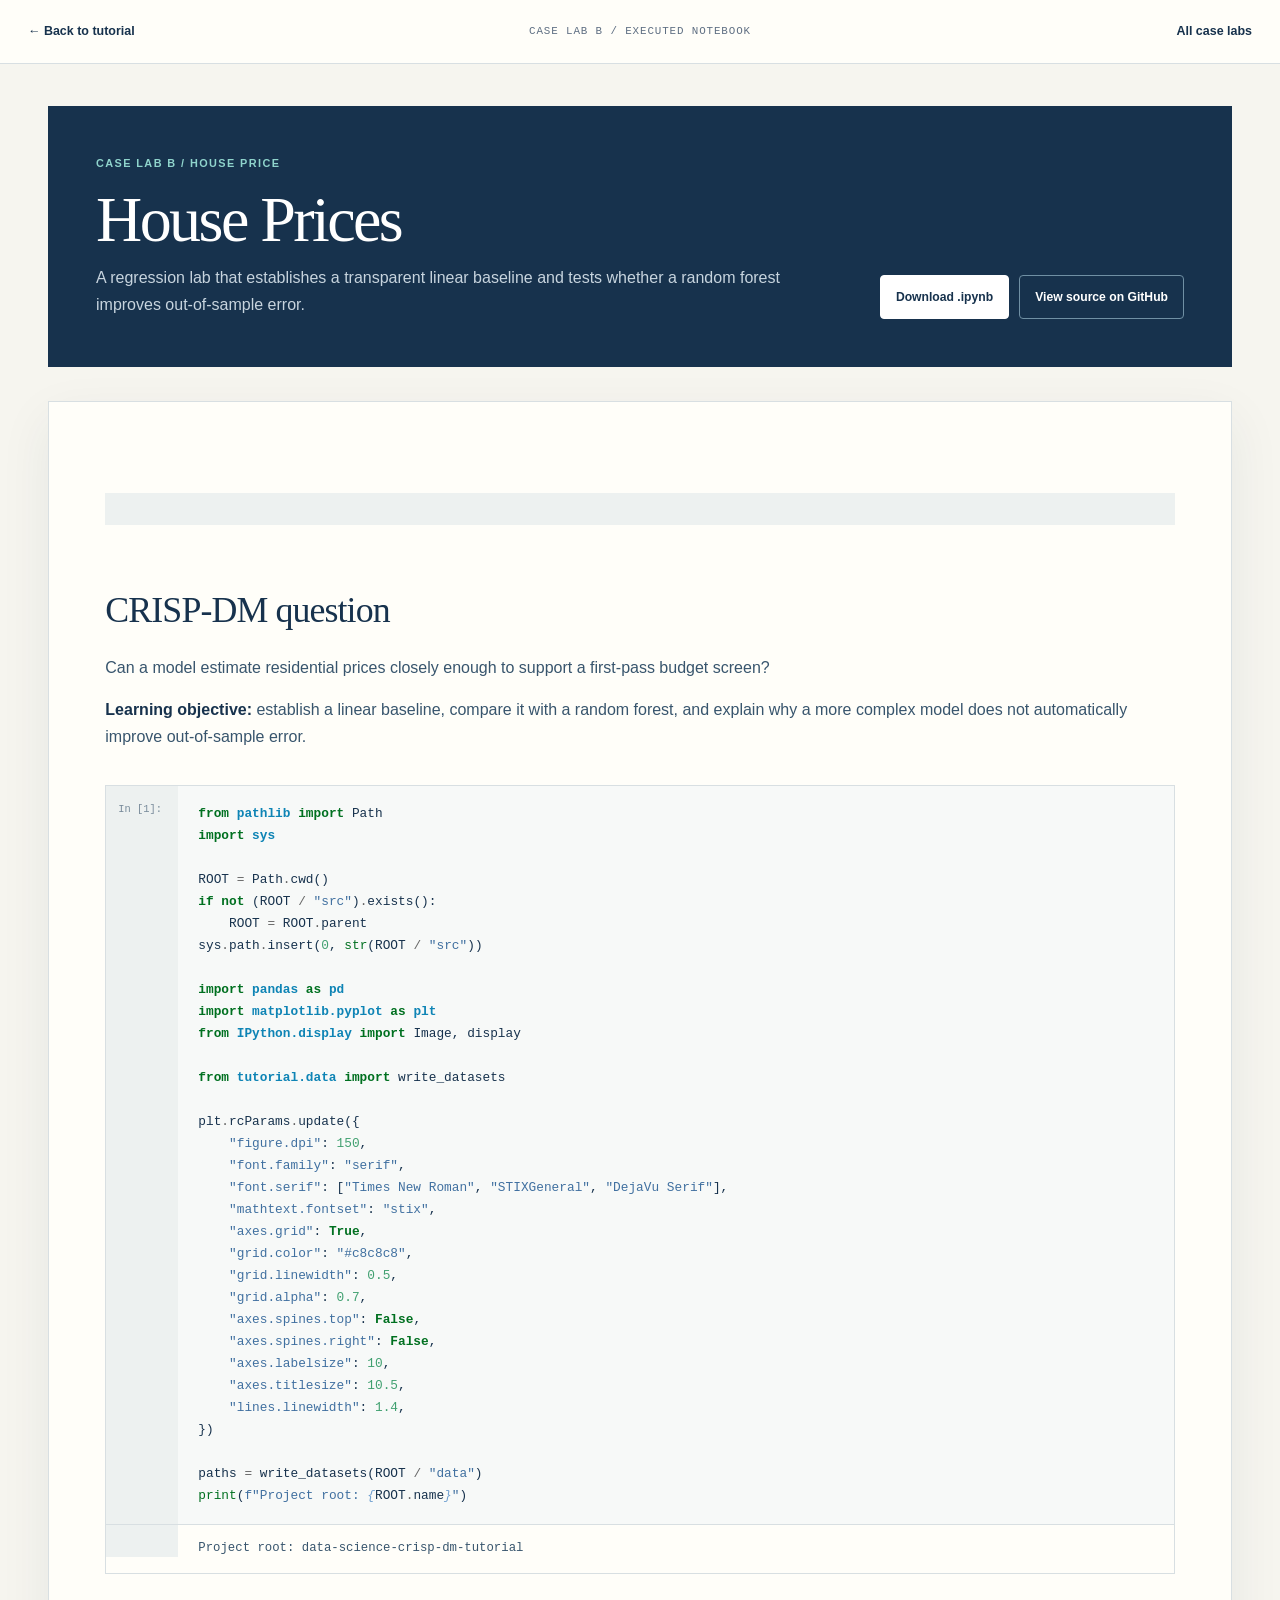
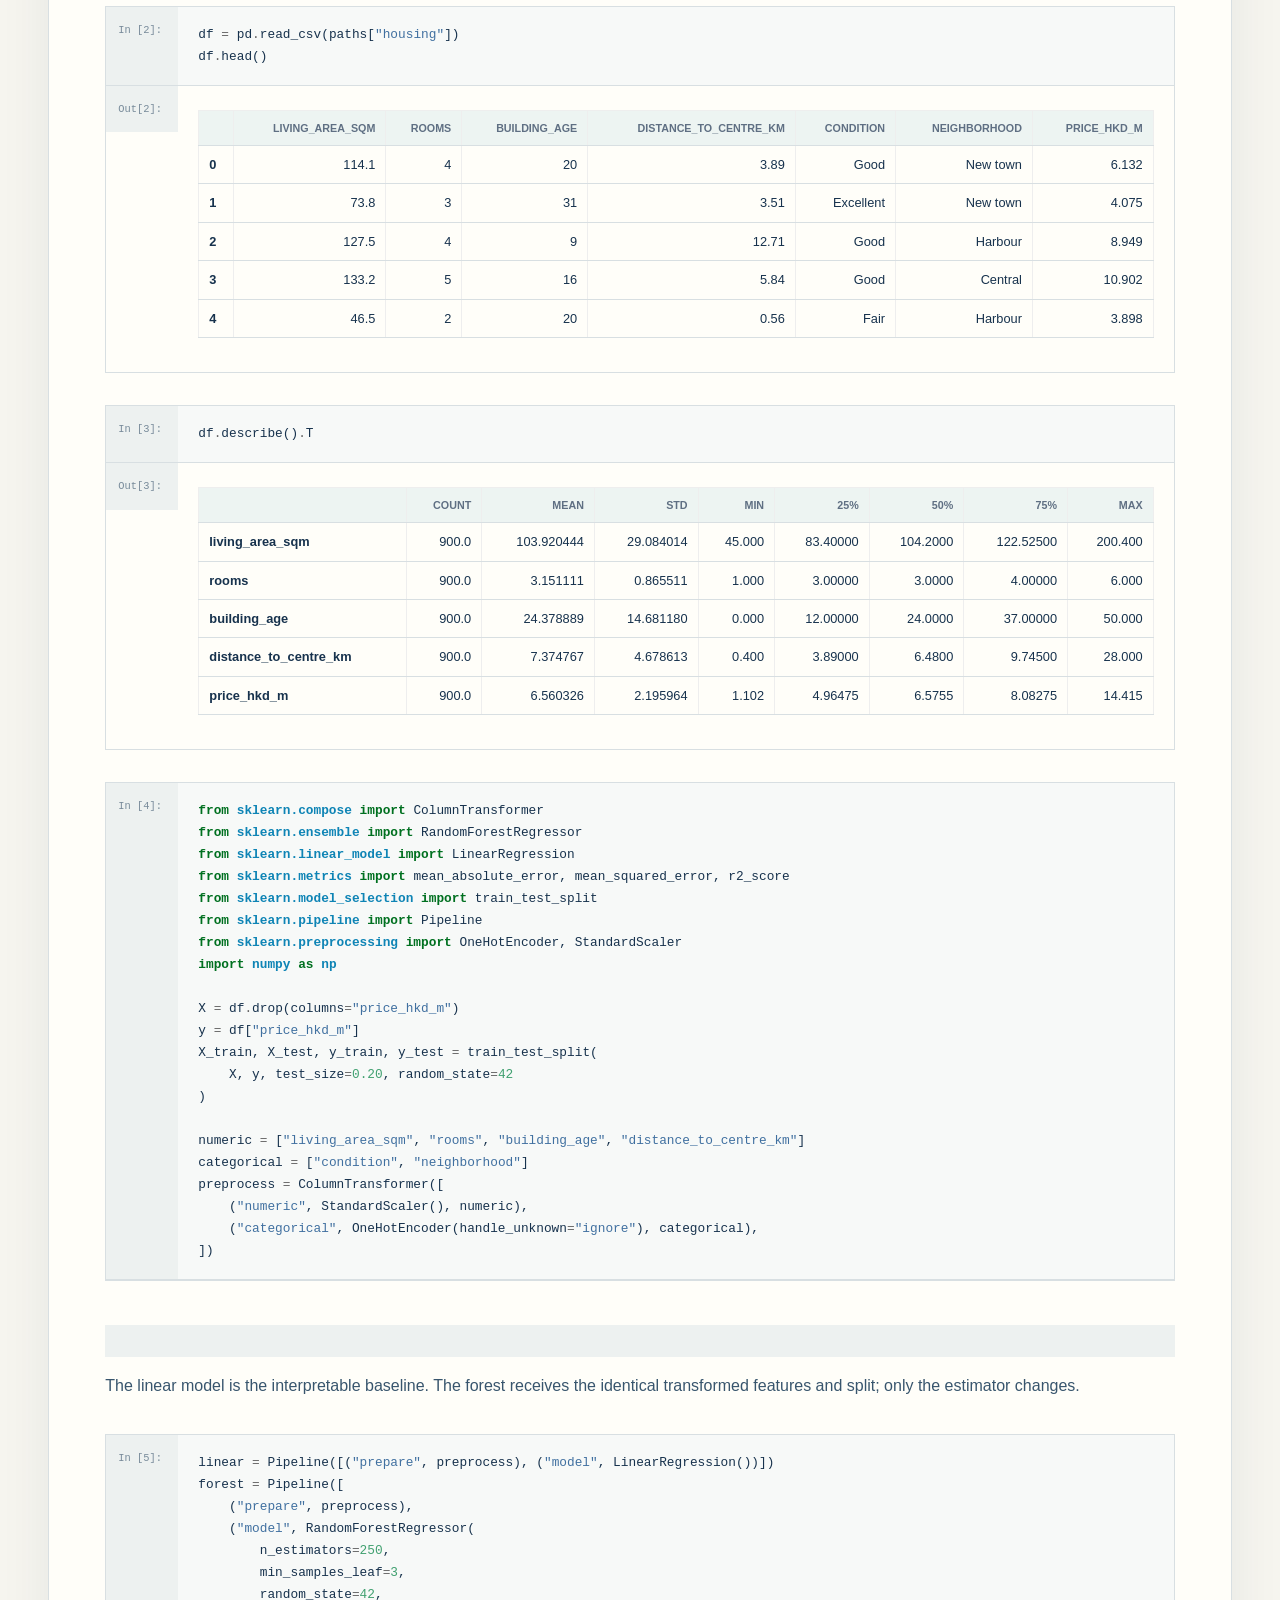
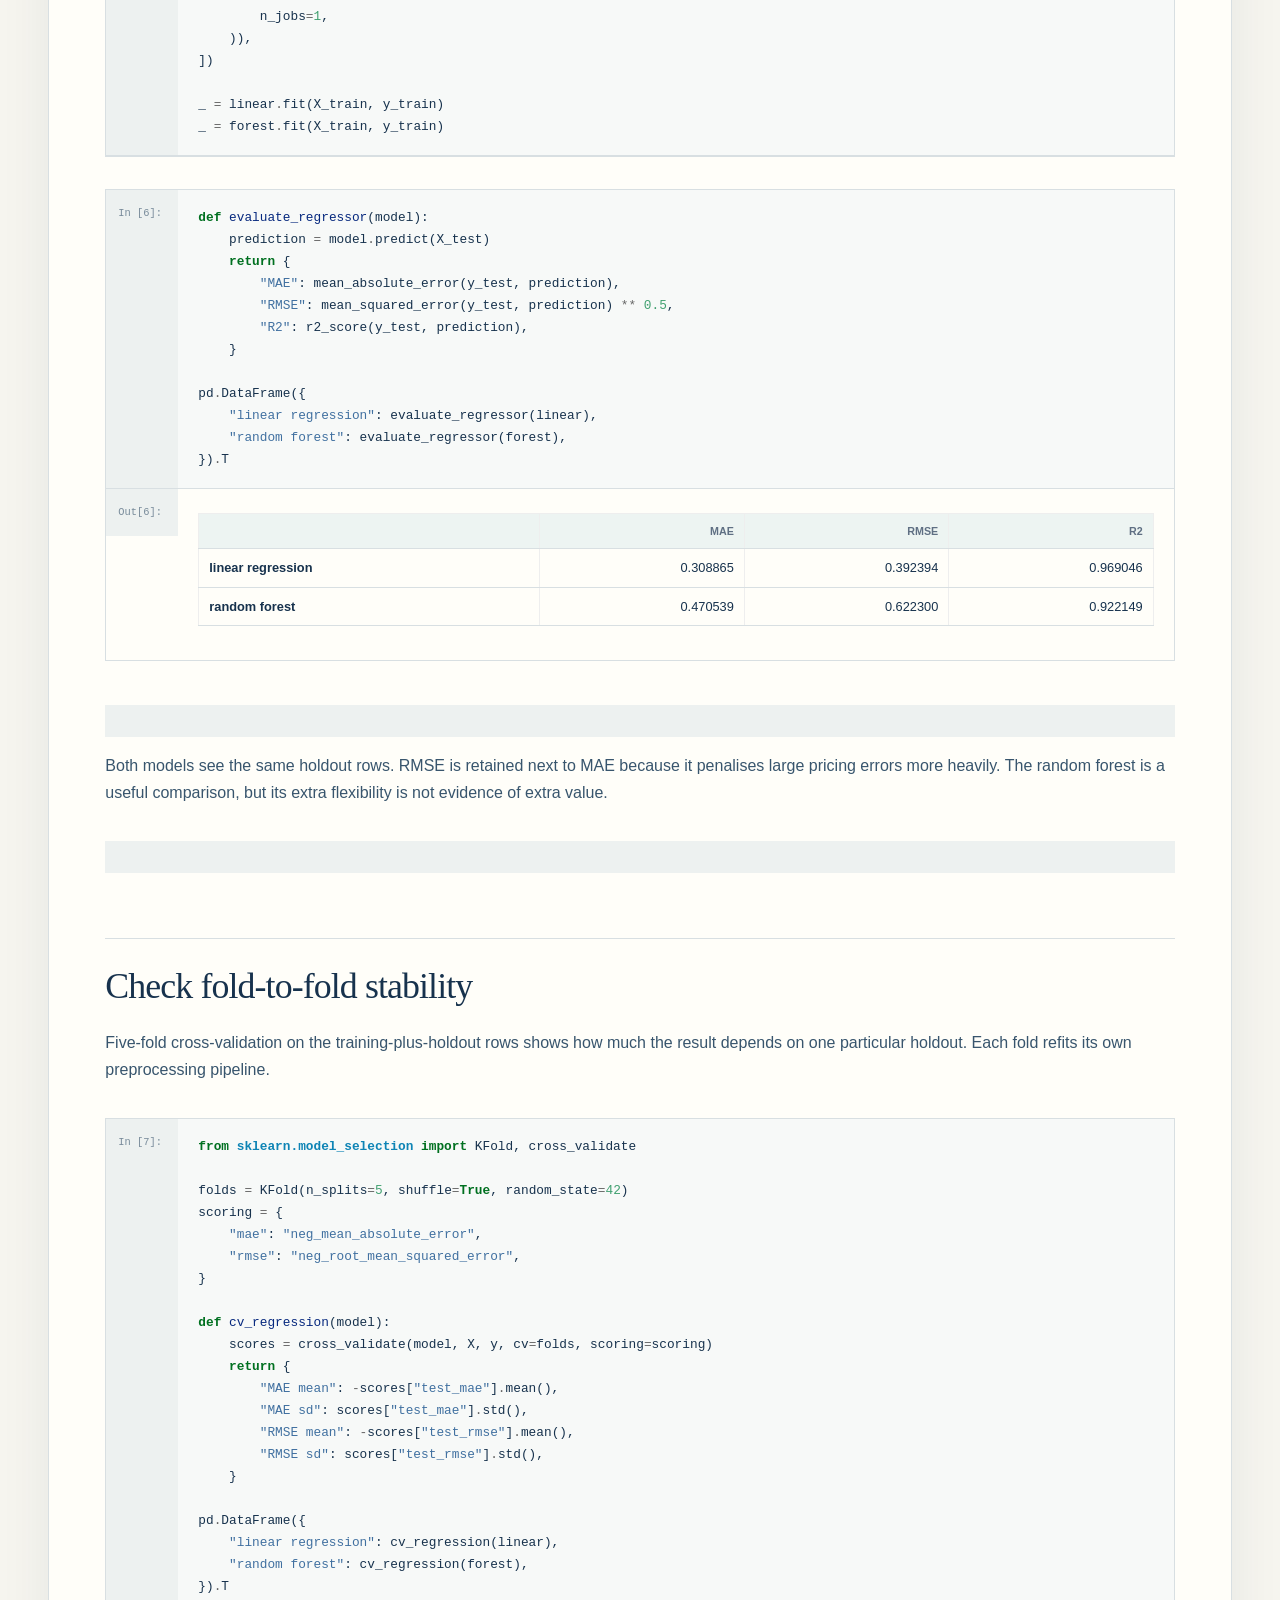
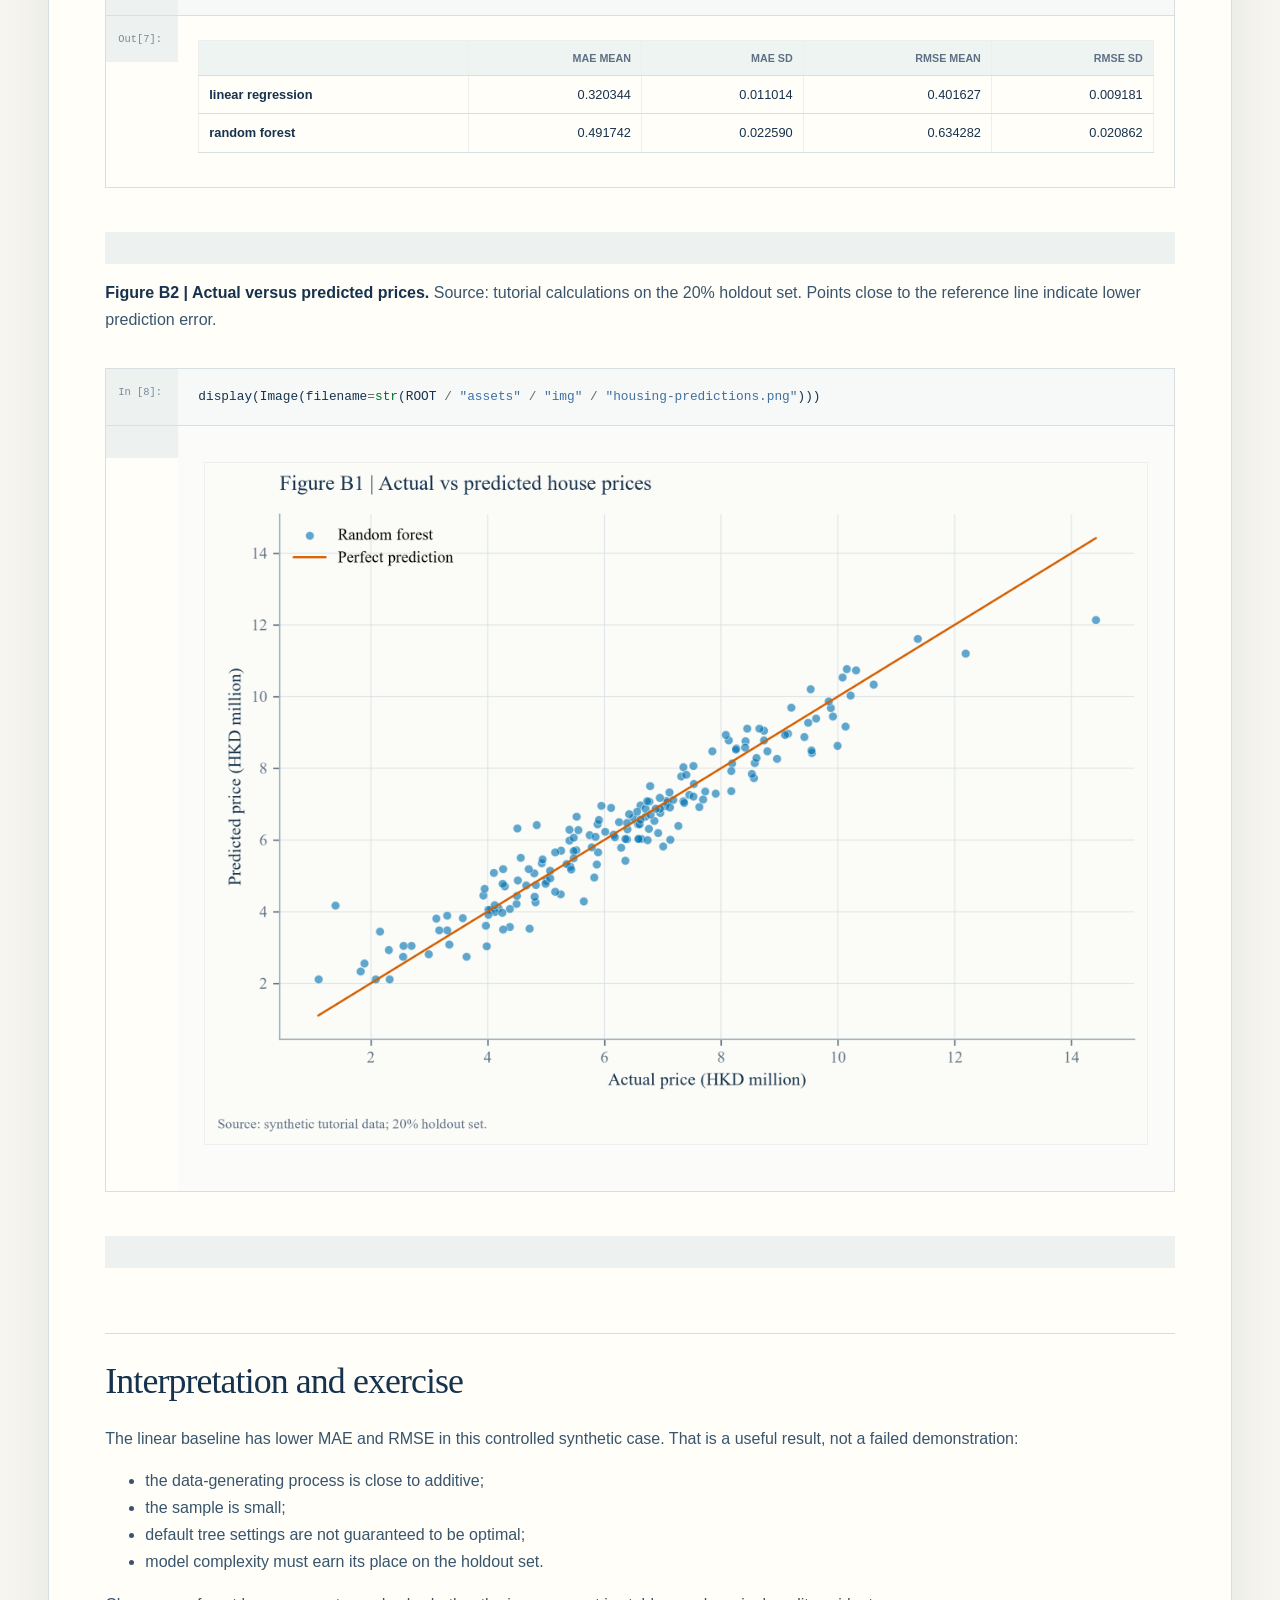
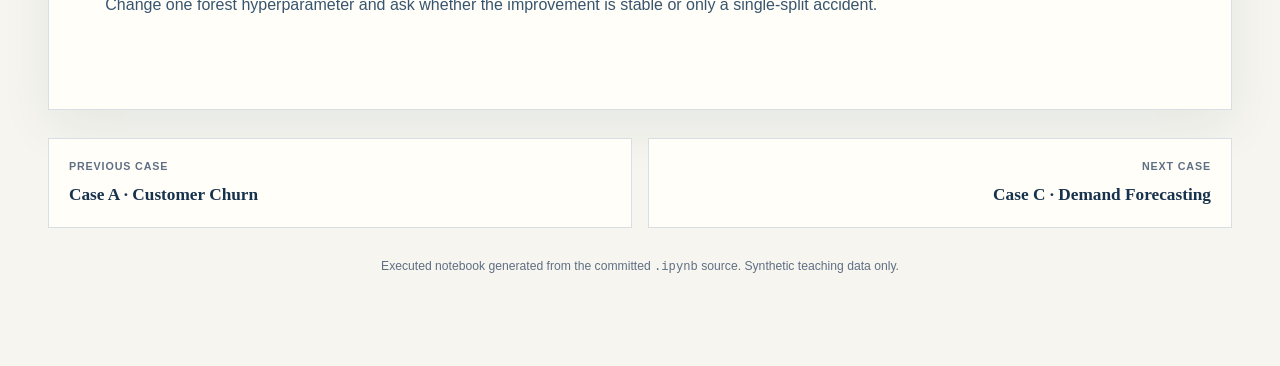
<file: cases/house-price/index.html>
<!doctype html>
<html lang="en">
<head>
  <meta charset="utf-8">
  <meta name="viewport" content="width=device-width, initial-scale=1">
  <meta name="description" content="A regression lab that establishes a transparent linear baseline and tests whether a random forest improves out-of-sample error.">
  <meta name="theme-color" content="#17324d">
  <title>House Prices · Case Lab B</title>
  <link rel="icon" href="../../assets/favicon.svg" type="image/svg+xml">
  <link rel="stylesheet" href="../../assets/css/notebook.css?v=20261028-6">
  <style>pre { line-height: 125%; }
td.linenos .normal { color: #666666; background-color: transparent; padding-left: 5px; padding-right: 5px; }
span.linenos { color: #666666; background-color: transparent; padding-left: 5px; padding-right: 5px; }
td.linenos .special { color: #000000; background-color: #ffffc0; padding-left: 5px; padding-right: 5px; }
span.linenos.special { color: #000000; background-color: #ffffc0; padding-left: 5px; padding-right: 5px; }
.highlight .hll { background-color: #ffffcc }
.highlight { background: #f0f0f0; }
.highlight .c { color: #60A0B0; font-style: italic } /* Comment */
.highlight .err { border: 1px solid #F00 } /* Error */
.highlight .k { color: #007020; font-weight: bold } /* Keyword */
.highlight .o { color: #666 } /* Operator */
.highlight .ch { color: #60A0B0; font-style: italic } /* Comment.Hashbang */
.highlight .cm { color: #60A0B0; font-style: italic } /* Comment.Multiline */
.highlight .cp { color: #007020 } /* Comment.Preproc */
.highlight .cpf { color: #60A0B0; font-style: italic } /* Comment.PreprocFile */
.highlight .c1 { color: #60A0B0; font-style: italic } /* Comment.Single */
.highlight .cs { color: #60A0B0; background-color: #FFF0F0 } /* Comment.Special */
.highlight .gd { color: #A00000 } /* Generic.Deleted */
.highlight .ge { font-style: italic } /* Generic.Emph */
.highlight .ges { font-weight: bold; font-style: italic } /* Generic.EmphStrong */
.highlight .gr { color: #F00 } /* Generic.Error */
.highlight .gh { color: #000080; font-weight: bold } /* Generic.Heading */
.highlight .gi { color: #00A000 } /* Generic.Inserted */
.highlight .go { color: #888 } /* Generic.Output */
.highlight .gp { color: #C65D09; font-weight: bold } /* Generic.Prompt */
.highlight .gs { font-weight: bold } /* Generic.Strong */
.highlight .gu { color: #800080; font-weight: bold } /* Generic.Subheading */
.highlight .gt { color: #04D } /* Generic.Traceback */
.highlight .kc { color: #007020; font-weight: bold } /* Keyword.Constant */
.highlight .kd { color: #007020; font-weight: bold } /* Keyword.Declaration */
.highlight .kn { color: #007020; font-weight: bold } /* Keyword.Namespace */
.highlight .kp { color: #007020 } /* Keyword.Pseudo */
.highlight .kr { color: #007020; font-weight: bold } /* Keyword.Reserved */
.highlight .kt { color: #902000 } /* Keyword.Type */
.highlight .m { color: #40A070 } /* Literal.Number */
.highlight .s { color: #4070A0 } /* Literal.String */
.highlight .na { color: #4070A0 } /* Name.Attribute */
.highlight .nb { color: #007020 } /* Name.Builtin */
.highlight .nc { color: #0E84B5; font-weight: bold } /* Name.Class */
.highlight .no { color: #60ADD5 } /* Name.Constant */
.highlight .nd { color: #555; font-weight: bold } /* Name.Decorator */
.highlight .ni { color: #D55537; font-weight: bold } /* Name.Entity */
.highlight .ne { color: #007020 } /* Name.Exception */
.highlight .nf { color: #06287E } /* Name.Function */
.highlight .nl { color: #002070; font-weight: bold } /* Name.Label */
.highlight .nn { color: #0E84B5; font-weight: bold } /* Name.Namespace */
.highlight .nt { color: #062873; font-weight: bold } /* Name.Tag */
.highlight .nv { color: #BB60D5 } /* Name.Variable */
.highlight .ow { color: #007020; font-weight: bold } /* Operator.Word */
.highlight .w { color: #BBB } /* Text.Whitespace */
.highlight .mb { color: #40A070 } /* Literal.Number.Bin */
.highlight .mf { color: #40A070 } /* Literal.Number.Float */
.highlight .mh { color: #40A070 } /* Literal.Number.Hex */
.highlight .mi { color: #40A070 } /* Literal.Number.Integer */
.highlight .mo { color: #40A070 } /* Literal.Number.Oct */
.highlight .sa { color: #4070A0 } /* Literal.String.Affix */
.highlight .sb { color: #4070A0 } /* Literal.String.Backtick */
.highlight .sc { color: #4070A0 } /* Literal.String.Char */
.highlight .dl { color: #4070A0 } /* Literal.String.Delimiter */
.highlight .sd { color: #4070A0; font-style: italic } /* Literal.String.Doc */
.highlight .s2 { color: #4070A0 } /* Literal.String.Double */
.highlight .se { color: #4070A0; font-weight: bold } /* Literal.String.Escape */
.highlight .sh { color: #4070A0 } /* Literal.String.Heredoc */
.highlight .si { color: #70A0D0; font-style: italic } /* Literal.String.Interpol */
.highlight .sx { color: #C65D09 } /* Literal.String.Other */
.highlight .sr { color: #235388 } /* Literal.String.Regex */
.highlight .s1 { color: #4070A0 } /* Literal.String.Single */
.highlight .ss { color: #517918 } /* Literal.String.Symbol */
.highlight .bp { color: #007020 } /* Name.Builtin.Pseudo */
.highlight .fm { color: #06287E } /* Name.Function.Magic */
.highlight .vc { color: #BB60D5 } /* Name.Variable.Class */
.highlight .vg { color: #BB60D5 } /* Name.Variable.Global */
.highlight .vi { color: #BB60D5 } /* Name.Variable.Instance */
.highlight .vm { color: #BB60D5 } /* Name.Variable.Magic */
.highlight .il { color: #40A070 } /* Literal.Number.Integer.Long */</style>
</head>
<body>
  <a class="skip-link" href="#notebook">Skip to notebook</a>
  <header class="notebook-topbar">
    <a href="../../index.html">← Back to tutorial</a>
    <span>Case Lab B / Executed notebook</span>
    <a href="../../index.html#case-labs">All case labs</a>
  </header>

  <main class="notebook-shell" id="notebook">
    <section class="notebook-banner" aria-labelledby="case-title">
      <div>
        <p class="eyebrow">CASE LAB B / HOUSE PRICE</p>
        <h1 id="case-title">House Prices</h1>
        <p>A regression lab that establishes a transparent linear baseline and tests whether a random forest improves out-of-sample error.</p>
      </div>
      <div class="notebook-actions">
        <a class="notebook-button notebook-button-primary" href="../../notebooks/02-house-price.ipynb" download>Download .ipynb</a>
        <a class="notebook-button" href="https://github.com/Aayloo/data-science-crisp-dm-tutorial/blob/main/notebooks/02-house-price.ipynb">View source on GitHub</a>
      </div>
    </section>

    <article class="notebook-document" aria-label="Executed notebook">
      <div class="cell border-box-sizing text_cell rendered" id="cell-id=1484bf42"><div class="prompt input_prompt">
</div><div class="inner_cell">
<div class="text_cell_render border-box-sizing rendered_html">
<h2 id="CRISP-DM-question">CRISP-DM question<a class="anchor-link" href="#CRISP-DM-question">¶</a></h2><p>Can a model estimate residential prices closely enough to support a first-pass
budget screen?</p>
<p><strong>Learning objective:</strong> establish a linear baseline, compare it with a random
forest, and explain why a more complex model does not automatically improve
out-of-sample error.</p>
</div>
</div>
</div>
<div class="cell border-box-sizing code_cell rendered" id="cell-id=31738567">
<div class="input">
<div class="prompt input_prompt">In [1]:</div>
<div class="inner_cell">
<div class="input_area">
<div class="highlight hl-ipython3"><pre><span></span><span class="kn">from</span><span class="w"> </span><span class="nn">pathlib</span><span class="w"> </span><span class="kn">import</span> <span class="n">Path</span>
<span class="kn">import</span><span class="w"> </span><span class="nn">sys</span>

<span class="n">ROOT</span> <span class="o">=</span> <span class="n">Path</span><span class="o">.</span><span class="n">cwd</span><span class="p">()</span>
<span class="k">if</span> <span class="ow">not</span> <span class="p">(</span><span class="n">ROOT</span> <span class="o">/</span> <span class="s2">"src"</span><span class="p">)</span><span class="o">.</span><span class="n">exists</span><span class="p">():</span>
    <span class="n">ROOT</span> <span class="o">=</span> <span class="n">ROOT</span><span class="o">.</span><span class="n">parent</span>
<span class="n">sys</span><span class="o">.</span><span class="n">path</span><span class="o">.</span><span class="n">insert</span><span class="p">(</span><span class="mi">0</span><span class="p">,</span> <span class="nb">str</span><span class="p">(</span><span class="n">ROOT</span> <span class="o">/</span> <span class="s2">"src"</span><span class="p">))</span>

<span class="kn">import</span><span class="w"> </span><span class="nn">pandas</span><span class="w"> </span><span class="k">as</span><span class="w"> </span><span class="nn">pd</span>
<span class="kn">import</span><span class="w"> </span><span class="nn">matplotlib.pyplot</span><span class="w"> </span><span class="k">as</span><span class="w"> </span><span class="nn">plt</span>
<span class="kn">from</span><span class="w"> </span><span class="nn">IPython.display</span><span class="w"> </span><span class="kn">import</span> <span class="n">Image</span><span class="p">,</span> <span class="n">display</span>

<span class="kn">from</span><span class="w"> </span><span class="nn">tutorial.data</span><span class="w"> </span><span class="kn">import</span> <span class="n">write_datasets</span>

<span class="n">plt</span><span class="o">.</span><span class="n">rcParams</span><span class="o">.</span><span class="n">update</span><span class="p">({</span>
    <span class="s2">"figure.dpi"</span><span class="p">:</span> <span class="mi">150</span><span class="p">,</span>
    <span class="s2">"font.family"</span><span class="p">:</span> <span class="s2">"serif"</span><span class="p">,</span>
    <span class="s2">"font.serif"</span><span class="p">:</span> <span class="p">[</span><span class="s2">"Times New Roman"</span><span class="p">,</span> <span class="s2">"STIXGeneral"</span><span class="p">,</span> <span class="s2">"DejaVu Serif"</span><span class="p">],</span>
    <span class="s2">"mathtext.fontset"</span><span class="p">:</span> <span class="s2">"stix"</span><span class="p">,</span>
    <span class="s2">"axes.grid"</span><span class="p">:</span> <span class="kc">True</span><span class="p">,</span>
    <span class="s2">"grid.color"</span><span class="p">:</span> <span class="s2">"#c8c8c8"</span><span class="p">,</span>
    <span class="s2">"grid.linewidth"</span><span class="p">:</span> <span class="mf">0.5</span><span class="p">,</span>
    <span class="s2">"grid.alpha"</span><span class="p">:</span> <span class="mf">0.7</span><span class="p">,</span>
    <span class="s2">"axes.spines.top"</span><span class="p">:</span> <span class="kc">False</span><span class="p">,</span>
    <span class="s2">"axes.spines.right"</span><span class="p">:</span> <span class="kc">False</span><span class="p">,</span>
    <span class="s2">"axes.labelsize"</span><span class="p">:</span> <span class="mi">10</span><span class="p">,</span>
    <span class="s2">"axes.titlesize"</span><span class="p">:</span> <span class="mf">10.5</span><span class="p">,</span>
    <span class="s2">"lines.linewidth"</span><span class="p">:</span> <span class="mf">1.4</span><span class="p">,</span>
<span class="p">})</span>

<span class="n">paths</span> <span class="o">=</span> <span class="n">write_datasets</span><span class="p">(</span><span class="n">ROOT</span> <span class="o">/</span> <span class="s2">"data"</span><span class="p">)</span>
<span class="nb">print</span><span class="p">(</span><span class="sa">f</span><span class="s2">"Project root: </span><span class="si">{</span><span class="n">ROOT</span><span class="o">.</span><span class="n">name</span><span class="si">}</span><span class="s2">"</span><span class="p">)</span>
</pre></div>
</div>
</div>
</div>
<div class="output_wrapper">
<div class="output">
<div class="output_area">
<div class="prompt"></div>
<div class="output_subarea output_stream output_stdout output_text">
<pre>Project root: data-science-crisp-dm-tutorial
</pre>
</div>
</div>
</div>
</div>
</div>
<div class="cell border-box-sizing code_cell rendered" id="cell-id=63994c6b">
<div class="input">
<div class="prompt input_prompt">In [2]:</div>
<div class="inner_cell">
<div class="input_area">
<div class="highlight hl-ipython3"><pre><span></span><span class="n">df</span> <span class="o">=</span> <span class="n">pd</span><span class="o">.</span><span class="n">read_csv</span><span class="p">(</span><span class="n">paths</span><span class="p">[</span><span class="s2">"housing"</span><span class="p">])</span>
<span class="n">df</span><span class="o">.</span><span class="n">head</span><span class="p">()</span>
</pre></div>
</div>
</div>
</div>
<div class="output_wrapper">
<div class="output">
<div class="output_area">
<div class="prompt output_prompt">Out[2]:</div>
<div class="output_html rendered_html output_subarea output_execute_result"><div>
<style scoped="">
    .dataframe tbody tr th:only-of-type {
        vertical-align: middle;
    }

    .dataframe tbody tr th {
        vertical-align: top;
    }

    .dataframe thead th {
        text-align: right;
    }
</style>
<table border="1" class="dataframe">
<thead>
<tr style="text-align: right;">
<th></th>
<th>living_area_sqm</th>
<th>rooms</th>
<th>building_age</th>
<th>distance_to_centre_km</th>
<th>condition</th>
<th>neighborhood</th>
<th>price_hkd_m</th>
</tr>
</thead>
<tbody>
<tr>
<th>0</th>
<td>114.1</td>
<td>4</td>
<td>20</td>
<td>3.89</td>
<td>Good</td>
<td>New town</td>
<td>6.132</td>
</tr>
<tr>
<th>1</th>
<td>73.8</td>
<td>3</td>
<td>31</td>
<td>3.51</td>
<td>Excellent</td>
<td>New town</td>
<td>4.075</td>
</tr>
<tr>
<th>2</th>
<td>127.5</td>
<td>4</td>
<td>9</td>
<td>12.71</td>
<td>Good</td>
<td>Harbour</td>
<td>8.949</td>
</tr>
<tr>
<th>3</th>
<td>133.2</td>
<td>5</td>
<td>16</td>
<td>5.84</td>
<td>Good</td>
<td>Central</td>
<td>10.902</td>
</tr>
<tr>
<th>4</th>
<td>46.5</td>
<td>2</td>
<td>20</td>
<td>0.56</td>
<td>Fair</td>
<td>Harbour</td>
<td>3.898</td>
</tr>
</tbody>
</table>
</div></div>
</div>
</div>
</div>
</div>
<div class="cell border-box-sizing code_cell rendered" id="cell-id=dbba4812">
<div class="input">
<div class="prompt input_prompt">In [3]:</div>
<div class="inner_cell">
<div class="input_area">
<div class="highlight hl-ipython3"><pre><span></span><span class="n">df</span><span class="o">.</span><span class="n">describe</span><span class="p">()</span><span class="o">.</span><span class="n">T</span>
</pre></div>
</div>
</div>
</div>
<div class="output_wrapper">
<div class="output">
<div class="output_area">
<div class="prompt output_prompt">Out[3]:</div>
<div class="output_html rendered_html output_subarea output_execute_result"><div>
<style scoped="">
    .dataframe tbody tr th:only-of-type {
        vertical-align: middle;
    }

    .dataframe tbody tr th {
        vertical-align: top;
    }

    .dataframe thead th {
        text-align: right;
    }
</style>
<table border="1" class="dataframe">
<thead>
<tr style="text-align: right;">
<th></th>
<th>count</th>
<th>mean</th>
<th>std</th>
<th>min</th>
<th>25%</th>
<th>50%</th>
<th>75%</th>
<th>max</th>
</tr>
</thead>
<tbody>
<tr>
<th>living_area_sqm</th>
<td>900.0</td>
<td>103.920444</td>
<td>29.084014</td>
<td>45.000</td>
<td>83.40000</td>
<td>104.2000</td>
<td>122.52500</td>
<td>200.400</td>
</tr>
<tr>
<th>rooms</th>
<td>900.0</td>
<td>3.151111</td>
<td>0.865511</td>
<td>1.000</td>
<td>3.00000</td>
<td>3.0000</td>
<td>4.00000</td>
<td>6.000</td>
</tr>
<tr>
<th>building_age</th>
<td>900.0</td>
<td>24.378889</td>
<td>14.681180</td>
<td>0.000</td>
<td>12.00000</td>
<td>24.0000</td>
<td>37.00000</td>
<td>50.000</td>
</tr>
<tr>
<th>distance_to_centre_km</th>
<td>900.0</td>
<td>7.374767</td>
<td>4.678613</td>
<td>0.400</td>
<td>3.89000</td>
<td>6.4800</td>
<td>9.74500</td>
<td>28.000</td>
</tr>
<tr>
<th>price_hkd_m</th>
<td>900.0</td>
<td>6.560326</td>
<td>2.195964</td>
<td>1.102</td>
<td>4.96475</td>
<td>6.5755</td>
<td>8.08275</td>
<td>14.415</td>
</tr>
</tbody>
</table>
</div></div>
</div>
</div>
</div>
</div>
<div class="cell border-box-sizing code_cell rendered" id="cell-id=329783ae">
<div class="input">
<div class="prompt input_prompt">In [4]:</div>
<div class="inner_cell">
<div class="input_area">
<div class="highlight hl-ipython3"><pre><span></span><span class="kn">from</span><span class="w"> </span><span class="nn">sklearn.compose</span><span class="w"> </span><span class="kn">import</span> <span class="n">ColumnTransformer</span>
<span class="kn">from</span><span class="w"> </span><span class="nn">sklearn.ensemble</span><span class="w"> </span><span class="kn">import</span> <span class="n">RandomForestRegressor</span>
<span class="kn">from</span><span class="w"> </span><span class="nn">sklearn.linear_model</span><span class="w"> </span><span class="kn">import</span> <span class="n">LinearRegression</span>
<span class="kn">from</span><span class="w"> </span><span class="nn">sklearn.metrics</span><span class="w"> </span><span class="kn">import</span> <span class="n">mean_absolute_error</span><span class="p">,</span> <span class="n">mean_squared_error</span><span class="p">,</span> <span class="n">r2_score</span>
<span class="kn">from</span><span class="w"> </span><span class="nn">sklearn.model_selection</span><span class="w"> </span><span class="kn">import</span> <span class="n">train_test_split</span>
<span class="kn">from</span><span class="w"> </span><span class="nn">sklearn.pipeline</span><span class="w"> </span><span class="kn">import</span> <span class="n">Pipeline</span>
<span class="kn">from</span><span class="w"> </span><span class="nn">sklearn.preprocessing</span><span class="w"> </span><span class="kn">import</span> <span class="n">OneHotEncoder</span><span class="p">,</span> <span class="n">StandardScaler</span>
<span class="kn">import</span><span class="w"> </span><span class="nn">numpy</span><span class="w"> </span><span class="k">as</span><span class="w"> </span><span class="nn">np</span>

<span class="n">X</span> <span class="o">=</span> <span class="n">df</span><span class="o">.</span><span class="n">drop</span><span class="p">(</span><span class="n">columns</span><span class="o">=</span><span class="s2">"price_hkd_m"</span><span class="p">)</span>
<span class="n">y</span> <span class="o">=</span> <span class="n">df</span><span class="p">[</span><span class="s2">"price_hkd_m"</span><span class="p">]</span>
<span class="n">X_train</span><span class="p">,</span> <span class="n">X_test</span><span class="p">,</span> <span class="n">y_train</span><span class="p">,</span> <span class="n">y_test</span> <span class="o">=</span> <span class="n">train_test_split</span><span class="p">(</span>
    <span class="n">X</span><span class="p">,</span> <span class="n">y</span><span class="p">,</span> <span class="n">test_size</span><span class="o">=</span><span class="mf">0.20</span><span class="p">,</span> <span class="n">random_state</span><span class="o">=</span><span class="mi">42</span>
<span class="p">)</span>

<span class="n">numeric</span> <span class="o">=</span> <span class="p">[</span><span class="s2">"living_area_sqm"</span><span class="p">,</span> <span class="s2">"rooms"</span><span class="p">,</span> <span class="s2">"building_age"</span><span class="p">,</span> <span class="s2">"distance_to_centre_km"</span><span class="p">]</span>
<span class="n">categorical</span> <span class="o">=</span> <span class="p">[</span><span class="s2">"condition"</span><span class="p">,</span> <span class="s2">"neighborhood"</span><span class="p">]</span>
<span class="n">preprocess</span> <span class="o">=</span> <span class="n">ColumnTransformer</span><span class="p">([</span>
    <span class="p">(</span><span class="s2">"numeric"</span><span class="p">,</span> <span class="n">StandardScaler</span><span class="p">(),</span> <span class="n">numeric</span><span class="p">),</span>
    <span class="p">(</span><span class="s2">"categorical"</span><span class="p">,</span> <span class="n">OneHotEncoder</span><span class="p">(</span><span class="n">handle_unknown</span><span class="o">=</span><span class="s2">"ignore"</span><span class="p">),</span> <span class="n">categorical</span><span class="p">),</span>
<span class="p">])</span>
</pre></div>
</div>
</div>
</div>
</div>
<div class="cell border-box-sizing text_cell rendered" id="cell-id=5b243f3b"><div class="prompt input_prompt">
</div><div class="inner_cell">
<div class="text_cell_render border-box-sizing rendered_html">
<p>The linear model is the interpretable baseline. The forest receives
the identical transformed features and split; only the estimator changes.</p>
</div>
</div>
</div>
<div class="cell border-box-sizing code_cell rendered" id="cell-id=b4242217">
<div class="input">
<div class="prompt input_prompt">In [5]:</div>
<div class="inner_cell">
<div class="input_area">
<div class="highlight hl-ipython3"><pre><span></span><span class="n">linear</span> <span class="o">=</span> <span class="n">Pipeline</span><span class="p">([(</span><span class="s2">"prepare"</span><span class="p">,</span> <span class="n">preprocess</span><span class="p">),</span> <span class="p">(</span><span class="s2">"model"</span><span class="p">,</span> <span class="n">LinearRegression</span><span class="p">())])</span>
<span class="n">forest</span> <span class="o">=</span> <span class="n">Pipeline</span><span class="p">([</span>
    <span class="p">(</span><span class="s2">"prepare"</span><span class="p">,</span> <span class="n">preprocess</span><span class="p">),</span>
    <span class="p">(</span><span class="s2">"model"</span><span class="p">,</span> <span class="n">RandomForestRegressor</span><span class="p">(</span>
        <span class="n">n_estimators</span><span class="o">=</span><span class="mi">250</span><span class="p">,</span>
        <span class="n">min_samples_leaf</span><span class="o">=</span><span class="mi">3</span><span class="p">,</span>
        <span class="n">random_state</span><span class="o">=</span><span class="mi">42</span><span class="p">,</span>
        <span class="n">n_jobs</span><span class="o">=</span><span class="mi">1</span><span class="p">,</span>
    <span class="p">)),</span>
<span class="p">])</span>

<span class="n">_</span> <span class="o">=</span> <span class="n">linear</span><span class="o">.</span><span class="n">fit</span><span class="p">(</span><span class="n">X_train</span><span class="p">,</span> <span class="n">y_train</span><span class="p">)</span>
<span class="n">_</span> <span class="o">=</span> <span class="n">forest</span><span class="o">.</span><span class="n">fit</span><span class="p">(</span><span class="n">X_train</span><span class="p">,</span> <span class="n">y_train</span><span class="p">)</span>
</pre></div>
</div>
</div>
</div>
</div>
<div class="cell border-box-sizing code_cell rendered" id="cell-id=8b54d7ce">
<div class="input">
<div class="prompt input_prompt">In [6]:</div>
<div class="inner_cell">
<div class="input_area">
<div class="highlight hl-ipython3"><pre><span></span><span class="k">def</span><span class="w"> </span><span class="nf">evaluate_regressor</span><span class="p">(</span><span class="n">model</span><span class="p">):</span>
    <span class="n">prediction</span> <span class="o">=</span> <span class="n">model</span><span class="o">.</span><span class="n">predict</span><span class="p">(</span><span class="n">X_test</span><span class="p">)</span>
    <span class="k">return</span> <span class="p">{</span>
        <span class="s2">"MAE"</span><span class="p">:</span> <span class="n">mean_absolute_error</span><span class="p">(</span><span class="n">y_test</span><span class="p">,</span> <span class="n">prediction</span><span class="p">),</span>
        <span class="s2">"RMSE"</span><span class="p">:</span> <span class="n">mean_squared_error</span><span class="p">(</span><span class="n">y_test</span><span class="p">,</span> <span class="n">prediction</span><span class="p">)</span> <span class="o">**</span> <span class="mf">0.5</span><span class="p">,</span>
        <span class="s2">"R2"</span><span class="p">:</span> <span class="n">r2_score</span><span class="p">(</span><span class="n">y_test</span><span class="p">,</span> <span class="n">prediction</span><span class="p">),</span>
    <span class="p">}</span>

<span class="n">pd</span><span class="o">.</span><span class="n">DataFrame</span><span class="p">({</span>
    <span class="s2">"linear regression"</span><span class="p">:</span> <span class="n">evaluate_regressor</span><span class="p">(</span><span class="n">linear</span><span class="p">),</span>
    <span class="s2">"random forest"</span><span class="p">:</span> <span class="n">evaluate_regressor</span><span class="p">(</span><span class="n">forest</span><span class="p">),</span>
<span class="p">})</span><span class="o">.</span><span class="n">T</span>
</pre></div>
</div>
</div>
</div>
<div class="output_wrapper">
<div class="output">
<div class="output_area">
<div class="prompt output_prompt">Out[6]:</div>
<div class="output_html rendered_html output_subarea output_execute_result"><div>
<style scoped="">
    .dataframe tbody tr th:only-of-type {
        vertical-align: middle;
    }

    .dataframe tbody tr th {
        vertical-align: top;
    }

    .dataframe thead th {
        text-align: right;
    }
</style>
<table border="1" class="dataframe">
<thead>
<tr style="text-align: right;">
<th></th>
<th>MAE</th>
<th>RMSE</th>
<th>R2</th>
</tr>
</thead>
<tbody>
<tr>
<th>linear regression</th>
<td>0.308865</td>
<td>0.392394</td>
<td>0.969046</td>
</tr>
<tr>
<th>random forest</th>
<td>0.470539</td>
<td>0.622300</td>
<td>0.922149</td>
</tr>
</tbody>
</table>
</div></div>
</div>
</div>
</div>
</div>
<div class="cell border-box-sizing text_cell rendered" id="cell-id=79801f30"><div class="prompt input_prompt">
</div><div class="inner_cell">
<div class="text_cell_render border-box-sizing rendered_html">
<p>Both models see the same holdout rows. RMSE is retained next to MAE
because it penalises large pricing errors more heavily. The random forest is a
useful comparison, but its extra flexibility is not evidence of extra value.</p>
</div>
</div>
</div>
<div class="cell border-box-sizing text_cell rendered" id="cell-id=11d6e381"><div class="prompt input_prompt">
</div><div class="inner_cell">
<div class="text_cell_render border-box-sizing rendered_html">
<h2 id="Check-fold-to-fold-stability">Check fold-to-fold stability<a class="anchor-link" href="#Check-fold-to-fold-stability">¶</a></h2><p>Five-fold cross-validation on the training-plus-holdout rows shows how much the
result depends on one particular holdout. Each fold refits its own preprocessing
pipeline.</p>
</div>
</div>
</div>
<div class="cell border-box-sizing code_cell rendered" id="cell-id=9c66ba2c">
<div class="input">
<div class="prompt input_prompt">In [7]:</div>
<div class="inner_cell">
<div class="input_area">
<div class="highlight hl-ipython3"><pre><span></span><span class="kn">from</span><span class="w"> </span><span class="nn">sklearn.model_selection</span><span class="w"> </span><span class="kn">import</span> <span class="n">KFold</span><span class="p">,</span> <span class="n">cross_validate</span>

<span class="n">folds</span> <span class="o">=</span> <span class="n">KFold</span><span class="p">(</span><span class="n">n_splits</span><span class="o">=</span><span class="mi">5</span><span class="p">,</span> <span class="n">shuffle</span><span class="o">=</span><span class="kc">True</span><span class="p">,</span> <span class="n">random_state</span><span class="o">=</span><span class="mi">42</span><span class="p">)</span>
<span class="n">scoring</span> <span class="o">=</span> <span class="p">{</span>
    <span class="s2">"mae"</span><span class="p">:</span> <span class="s2">"neg_mean_absolute_error"</span><span class="p">,</span>
    <span class="s2">"rmse"</span><span class="p">:</span> <span class="s2">"neg_root_mean_squared_error"</span><span class="p">,</span>
<span class="p">}</span>

<span class="k">def</span><span class="w"> </span><span class="nf">cv_regression</span><span class="p">(</span><span class="n">model</span><span class="p">):</span>
    <span class="n">scores</span> <span class="o">=</span> <span class="n">cross_validate</span><span class="p">(</span><span class="n">model</span><span class="p">,</span> <span class="n">X</span><span class="p">,</span> <span class="n">y</span><span class="p">,</span> <span class="n">cv</span><span class="o">=</span><span class="n">folds</span><span class="p">,</span> <span class="n">scoring</span><span class="o">=</span><span class="n">scoring</span><span class="p">)</span>
    <span class="k">return</span> <span class="p">{</span>
        <span class="s2">"MAE mean"</span><span class="p">:</span> <span class="o">-</span><span class="n">scores</span><span class="p">[</span><span class="s2">"test_mae"</span><span class="p">]</span><span class="o">.</span><span class="n">mean</span><span class="p">(),</span>
        <span class="s2">"MAE sd"</span><span class="p">:</span> <span class="n">scores</span><span class="p">[</span><span class="s2">"test_mae"</span><span class="p">]</span><span class="o">.</span><span class="n">std</span><span class="p">(),</span>
        <span class="s2">"RMSE mean"</span><span class="p">:</span> <span class="o">-</span><span class="n">scores</span><span class="p">[</span><span class="s2">"test_rmse"</span><span class="p">]</span><span class="o">.</span><span class="n">mean</span><span class="p">(),</span>
        <span class="s2">"RMSE sd"</span><span class="p">:</span> <span class="n">scores</span><span class="p">[</span><span class="s2">"test_rmse"</span><span class="p">]</span><span class="o">.</span><span class="n">std</span><span class="p">(),</span>
    <span class="p">}</span>

<span class="n">pd</span><span class="o">.</span><span class="n">DataFrame</span><span class="p">({</span>
    <span class="s2">"linear regression"</span><span class="p">:</span> <span class="n">cv_regression</span><span class="p">(</span><span class="n">linear</span><span class="p">),</span>
    <span class="s2">"random forest"</span><span class="p">:</span> <span class="n">cv_regression</span><span class="p">(</span><span class="n">forest</span><span class="p">),</span>
<span class="p">})</span><span class="o">.</span><span class="n">T</span>
</pre></div>
</div>
</div>
</div>
<div class="output_wrapper">
<div class="output">
<div class="output_area">
<div class="prompt output_prompt">Out[7]:</div>
<div class="output_html rendered_html output_subarea output_execute_result"><div>
<style scoped="">
    .dataframe tbody tr th:only-of-type {
        vertical-align: middle;
    }

    .dataframe tbody tr th {
        vertical-align: top;
    }

    .dataframe thead th {
        text-align: right;
    }
</style>
<table border="1" class="dataframe">
<thead>
<tr style="text-align: right;">
<th></th>
<th>MAE mean</th>
<th>MAE sd</th>
<th>RMSE mean</th>
<th>RMSE sd</th>
</tr>
</thead>
<tbody>
<tr>
<th>linear regression</th>
<td>0.320344</td>
<td>0.011014</td>
<td>0.401627</td>
<td>0.009181</td>
</tr>
<tr>
<th>random forest</th>
<td>0.491742</td>
<td>0.022590</td>
<td>0.634282</td>
<td>0.020862</td>
</tr>
</tbody>
</table>
</div></div>
</div>
</div>
</div>
</div>
<div class="cell border-box-sizing text_cell rendered" id="cell-id=9615375d"><div class="prompt input_prompt">
</div><div class="inner_cell">
<div class="text_cell_render border-box-sizing rendered_html">
<p><strong>Figure B2 | Actual versus predicted prices.</strong> Source: tutorial
calculations on the 20% holdout set. Points close to the reference line indicate
lower prediction error.</p>
</div>
</div>
</div>
<div class="cell border-box-sizing code_cell rendered" id="cell-id=b4902406">
<div class="input">
<div class="prompt input_prompt">In [8]:</div>
<div class="inner_cell">
<div class="input_area">
<div class="highlight hl-ipython3"><pre><span></span><span class="n">display</span><span class="p">(</span><span class="n">Image</span><span class="p">(</span><span class="n">filename</span><span class="o">=</span><span class="nb">str</span><span class="p">(</span><span class="n">ROOT</span> <span class="o">/</span> <span class="s2">"assets"</span> <span class="o">/</span> <span class="s2">"img"</span> <span class="o">/</span> <span class="s2">"housing-predictions.png"</span><span class="p">)))</span>
</pre></div>
</div>
</div>
</div>
<div class="output_wrapper">
<div class="output">
<div class="output_area">
<div class="prompt"></div>
<div class="output_png output_subarea">
<img alt="Scatter plot comparing actual and predicted house prices with a reference line." src="[data-uri]"/>
</div>
</div>
</div>
</div>
</div>
<div class="cell border-box-sizing text_cell rendered" id="cell-id=b1b2c3aa"><div class="prompt input_prompt">
</div><div class="inner_cell">
<div class="text_cell_render border-box-sizing rendered_html">
<h2 id="Interpretation-and-exercise">Interpretation and exercise<a class="anchor-link" href="#Interpretation-and-exercise">¶</a></h2><p>The linear baseline has lower MAE and RMSE in this controlled synthetic case.
That is a useful result, not a failed demonstration:</p>
<ul>
<li>the data-generating process is close to additive;</li>
<li>the sample is small;</li>
<li>default tree settings are not guaranteed to be optimal;</li>
<li>model complexity must earn its place on the holdout set.</li>
</ul>
<p>Change one forest hyperparameter and ask whether the improvement is stable or
only a single-split accident.</p>
</div>
</div>
</div>

    </article>

    <nav class="notebook-pager" aria-label="Case navigation">
      <a href="../customer-churn/">
        <span>Previous case</span>
        <strong>Case A · Customer Churn</strong>
      </a>
      <a class="next" href="../demand-forecast/">
        <span>Next case</span>
        <strong>Case C · Demand Forecasting</strong>
      </a>
    </nav>

    <footer class="notebook-footer">
      Executed notebook generated from the committed <code>.ipynb</code> source.
      Synthetic teaching data only.
    </footer>
  </main>
</body>
</html>
</file>
<file: assets/css/style.css>
:root {
  --ink: #17324d;
  --ink-soft: #38556d;
  --muted: #5f6f83;
  --paper: #f6f5ef;
  --surface: #fffef9;
  --surface-alt: #edf4f2;
  --teal: #0f766e;
  --teal-dark: #0b5f59;
  --teal-pale: #d9eeea;
  --blue-pale: #e8f0f6;
  --amber: #8b5a10;
  --amber-pale: #fbf1dc;
  --red: #a62c24;
  --red-pale: #fbe9e6;
  --border: #d8dfe2;
  --border-strong: #b9c6cd;
  --shadow: 0 18px 50px rgba(23, 50, 77, 0.07);
  --sans: Inter, "Segoe UI", Roboto, "Helvetica Neue", Arial, sans-serif;
  --serif: "Iowan Old Style", "Palatino Linotype", Palatino, Georgia, serif;
  --mono: "Cascadia Code", "SFMono-Regular", Consolas, "Liberation Mono", monospace;
  --sidebar-width: 292px;
  --topbar-height: 64px;
  --content-width: 1120px;
}

*,
*::before,
*::after {
  box-sizing: border-box;
}

html {
  scroll-behavior: smooth;
  scroll-padding-top: calc(var(--topbar-height) + 28px);
}

body {
  margin: 0;
  color: var(--ink);
  background: var(--paper);
  font-family: var(--sans);
  font-size: 16px;
  line-height: 1.68;
  text-rendering: optimizeLegibility;
}

::selection {
  background: var(--teal-pale);
  color: var(--ink);
}

a {
  color: var(--teal);
  text-decoration-thickness: 1px;
  text-underline-offset: 0.2em;
}

a:hover {
  color: var(--teal-dark);
}

a:focus-visible,
button:focus-visible,
summary:focus-visible {
  outline: 3px solid var(--amber);
  outline-offset: 3px;
}

button,
input,
select,
textarea {
  font: inherit;
}

svg {
  display: block;
}

code,
pre {
  font-family: var(--mono);
}

.skip-link {
  position: fixed;
  top: 10px;
  left: 12px;
  z-index: 1000;
  padding: 10px 14px;
  color: white;
  background: var(--ink);
  border-radius: 8px;
  transform: translateY(-150%);
  transition: transform 160ms ease;
}

.skip-link:focus {
  transform: translateY(0);
}

.reading-progress {
  position: fixed;
  inset: 0 0 auto;
  z-index: 110;
  height: 3px;
  background: transparent;
  pointer-events: none;
}

.reading-progress span {
  display: block;
  width: 0;
  height: 100%;
  background: var(--teal);
  transition: width 90ms linear;
}

.topbar {
  position: fixed;
  inset: 0 0 auto;
  z-index: 100;
  height: var(--topbar-height);
  display: grid;
  grid-template-columns: auto 1fr auto;
  align-items: center;
  gap: 18px;
  padding: 0 28px;
  color: var(--ink);
  background: rgba(255, 254, 249, 0.94);
  border-bottom: 1px solid var(--border);
  backdrop-filter: blur(14px);
}

.topbar-title {
  color: var(--ink);
  font-family: var(--serif);
  font-size: 1.05rem;
  font-weight: 700;
  text-decoration: none;
}

.topbar-meta {
  display: flex;
  align-items: center;
  gap: 18px;
  color: var(--muted);
  font-size: 0.78rem;
  font-weight: 700;
  letter-spacing: 0.07em;
  text-transform: uppercase;
}

.topbar-meta a {
  display: inline-flex;
  min-height: 42px;
  align-items: center;
  color: var(--ink);
  text-decoration: none;
}

.menu-button {
  display: none;
  width: 44px;
  height: 44px;
  padding: 0;
  place-items: center;
  color: var(--ink);
  background: transparent;
  border: 1px solid var(--border);
  border-radius: 50%;
  cursor: pointer;
}

.site-shell {
  display: grid;
  grid-template-columns: var(--sidebar-width) minmax(0, 1fr);
  min-height: 100vh;
  padding-top: var(--topbar-height);
}

.sidebar {
  position: sticky;
  top: var(--topbar-height);
  height: calc(100vh - var(--topbar-height));
  display: flex;
  flex-direction: column;
  overflow-y: auto;
  padding: 28px 24px 22px;
  background: #f0efe8;
  border-right: 1px solid var(--border);
}

.brand {
  display: flex;
  align-items: center;
  gap: 12px;
  padding-bottom: 24px;
  border-bottom: 1px solid var(--border);
}

.brand-mark {
  flex: 0 0 auto;
  color: var(--teal);
}

.brand-mark:hover {
  color: var(--teal-dark);
}

.brand-kicker,
.brand-title,
.nav-label,
.eyebrow,
.mini-label,
.definition-label,
.code-label,
.case-badge span {
  margin: 0;
  font-size: 0.68rem;
  font-weight: 800;
  letter-spacing: 0.13em;
  line-height: 1.4;
  text-transform: uppercase;
}

.brand-kicker {
  color: #5c6b7d;
}

.brand-title {
  margin-top: 3px;
  color: var(--ink);
  font-size: 0.82rem;
  letter-spacing: 0.04em;
  text-transform: none;
}

.course-links {
  display: flex;
  flex-direction: column;
  gap: 3px;
  padding: 24px 0;
}

.nav-label {
  padding: 0 10px 8px;
  color: #5c6b7d;
}

.nav-label-spaced {
  padding-top: 22px;
}

.nav-link {
  display: grid;
  grid-template-columns: 30px 1fr;
  gap: 3px;
  align-items: center;
  min-height: 42px;
  padding: 7px 10px;
  color: var(--ink-soft);
  border-radius: 6px;
  font-size: 0.84rem;
  line-height: 1.35;
  text-decoration: none;
  transition: background-color 160ms ease, color 160ms ease;
}

.nav-link span {
  color: #5c6b7d;
  font-family: var(--mono);
  font-size: 0.7rem;
}

.nav-link:hover {
  color: var(--ink);
  background: rgba(255, 254, 249, 0.72);
}

.nav-link.is-active {
  color: var(--ink);
  background: var(--surface);
  box-shadow: inset 3px 0 var(--teal);
}

.nav-link.is-active span {
  color: var(--teal);
}

.sidebar-note {
  display: grid;
  grid-template-columns: 10px 1fr;
  gap: 10px;
  margin-top: auto;
  padding: 16px 14px;
  color: var(--muted);
  background: rgba(255, 254, 249, 0.62);
  border: 1px solid var(--border);
  border-radius: 8px;
  font-size: 0.76rem;
  line-height: 1.5;
}

.sidebar-note p {
  margin: 0;
}

.status-dot {
  width: 8px;
  height: 8px;
  margin-top: 6px;
  background: var(--teal);
  border-radius: 50%;
  box-shadow: 0 0 0 4px var(--teal-pale);
}

main {
  min-width: 0;
}

.chapter {
  width: min(100%, var(--content-width));
  margin: 0 auto;
  padding: 88px 56px;
  border-bottom: 1px solid var(--border);
}

.hero {
  display: grid;
  grid-template-columns: minmax(0, 1.03fr) minmax(420px, 0.97fr);
  gap: 54px;
  align-items: center;
  min-height: calc(100vh - var(--topbar-height));
  padding-top: 64px;
  padding-bottom: 64px;
}

.eyebrow {
  display: flex;
  flex-wrap: wrap;
  gap: 9px;
  align-items: center;
  color: var(--teal);
}

.eyebrow span {
  display: inline-flex;
  align-items: center;
  min-height: 23px;
  padding: 1px 7px;
  color: var(--teal-dark);
  background: var(--teal-pale);
  border-radius: 3px;
  letter-spacing: 0.08em;
}

.hero h1 {
  max-width: 720px;
  margin: 26px 0 24px;
  font-family: var(--serif);
  font-size: clamp(2.85rem, 5.2vw, 5.1rem);
  font-weight: 500;
  letter-spacing: -0.055em;
  line-height: 1.02;
}

.hero-lede {
  max-width: 660px;
  margin: 0;
  color: var(--ink-soft);
  font-size: clamp(1rem, 1.4vw, 1.12rem);
  line-height: 1.8;
}

.hero-actions {
  display: flex;
  flex-wrap: wrap;
  gap: 12px;
  margin-top: 30px;
}

.button {
  display: inline-flex;
  min-height: 46px;
  align-items: center;
  justify-content: center;
  padding: 10px 18px;
  border: 1px solid transparent;
  border-radius: 4px;
  font-size: 0.82rem;
  font-weight: 750;
  letter-spacing: 0.03em;
  text-decoration: none;
  transition: background-color 180ms ease, color 180ms ease, border-color 180ms ease;
}

.button-primary {
  color: white;
  background: var(--ink);
}

.button-primary:hover {
  color: white;
  background: var(--teal-dark);
}

.button-secondary {
  color: var(--ink);
  background: transparent;
  border-color: var(--border-strong);
}

.button-secondary:hover {
  color: var(--ink);
  background: var(--surface);
  border-color: var(--ink-soft);
}

.course-facts {
  display: grid;
  grid-template-columns: repeat(3, minmax(0, 1fr));
  gap: 1px;
  margin-top: 46px;
  background: var(--border);
  border: 1px solid var(--border);
}

.course-facts div {
  min-width: 0;
  padding: 17px 15px;
  background: var(--surface);
}

.course-facts strong,
.course-facts span {
  display: block;
}

.course-facts strong {
  color: var(--ink);
  font-family: var(--serif);
  font-size: 1.25rem;
  line-height: 1.2;
}

.course-facts span {
  margin-top: 5px;
  color: var(--muted);
  font-size: 0.7rem;
  line-height: 1.35;
}

.workflow-panel {
  position: relative;
  padding: 24px;
  background: var(--surface);
  border: 1px solid var(--border);
  box-shadow: var(--shadow);
}

.workflow-heading {
  display: flex;
  align-items: baseline;
  justify-content: space-between;
  gap: 14px;
  padding-bottom: 12px;
  border-bottom: 1px solid var(--border);
}

.workflow-heading span {
  color: var(--teal);
  font-size: 0.68rem;
  font-weight: 800;
  letter-spacing: 0.13em;
}

.workflow-heading p {
  margin: 0;
  color: var(--muted);
  font-size: 0.7rem;
}

.cycle-svg {
  width: 100%;
  max-width: 610px;
  height: auto;
  margin: 6px auto -8px;
  overflow: visible;
}

.cycle-ring {
  fill: none;
  stroke: var(--border-strong);
  stroke-width: 1.3;
  stroke-dasharray: 3 8;
}

.cycle-ring-inner {
  fill: var(--surface-alt);
  stroke: var(--border);
  stroke-width: 1;
}

.cycle-arrow path {
  fill: none;
  stroke: var(--teal);
  stroke-linecap: round;
  stroke-width: 1.3;
  stroke-dasharray: 4 12;
  opacity: 0.55;
}

.cycle-node circle {
  fill: var(--surface);
  stroke: var(--border-strong);
  stroke-width: 1.15;
  transition: fill 180ms ease, stroke 180ms ease;
}

.cycle-node text {
  fill: var(--ink);
  font-family: var(--sans);
  font-size: 14px;
  font-weight: 700;
  pointer-events: none;
}

.cycle-node:hover circle {
  fill: var(--teal-pale);
  stroke: var(--teal);
}

.cycle-node:focus {
  outline: none;
}

.cycle-node:focus-visible circle {
  stroke: var(--amber);
  stroke-width: 4;
}

.cycle-centre {
  fill: var(--ink);
}

.cycle-centre-title {
  fill: white;
  font-family: var(--serif);
  font-size: 26px;
  font-weight: 700;
  letter-spacing: 0.02em;
}

.cycle-centre-copy {
  fill: #bdcbd7;
  font-family: var(--sans);
  font-size: 11px;
  letter-spacing: 0.06em;
}

.phase-list {
  display: none;
  padding: 0;
  margin: 20px 0 0;
  list-style: none;
}

.phase-list a {
  display: grid;
  grid-template-columns: 34px 1fr;
  align-items: center;
  min-height: 46px;
  padding: 8px 0;
  color: var(--ink);
  border-top: 1px solid var(--border);
  text-decoration: none;
}

.phase-list span {
  color: var(--teal);
  font-family: var(--mono);
  font-size: 0.72rem;
}

.orientation {
  padding-top: 74px;
  padding-bottom: 74px;
  background: var(--surface);
}

.section-intro {
  max-width: 890px;
}

.section-intro h2,
.chapter-heading h2,
.case-header h2 {
  margin: 18px 0 16px;
  font-family: var(--serif);
  font-size: clamp(2rem, 3.3vw, 3.35rem);
  font-weight: 500;
  letter-spacing: -0.035em;
  line-height: 1.12;
}

.section-intro p,
.chapter-lede {
  max-width: 810px;
  margin: 0;
  color: var(--ink-soft);
  font-size: 1.02rem;
}

.outcome-grid {
  display: grid;
  grid-template-columns: repeat(3, minmax(0, 1fr));
  gap: 16px;
  margin-top: 38px;
}

.course-plan {
  display: grid;
  grid-template-columns: repeat(3, minmax(0, 1fr));
  gap: 1px;
  margin-top: 18px;
  background: var(--border);
  border: 1px solid var(--border);
}

.course-plan article {
  padding: 18px;
  background: var(--surface);
}

.course-plan span,
.course-plan strong {
  display: block;
}

.course-plan span {
  color: var(--teal);
  font-size: 0.66rem;
  font-weight: 800;
  letter-spacing: 0.08em;
  text-transform: uppercase;
}

.course-plan strong {
  margin: 5px 0 4px;
  font-family: var(--serif);
  font-size: 1.12rem;
}

.course-plan p {
  margin: 0;
  color: var(--muted);
  font-size: 0.78rem;
}

.outcome-card {
  min-height: 210px;
  padding: 24px;
  background: var(--paper);
  border: 1px solid var(--border);
}

.card-number {
  display: inline-block;
  padding-bottom: 22px;
  color: var(--teal);
  font-family: var(--mono);
  font-size: 0.76rem;
}

.outcome-card h3,
.audit-grid h3,
.model-grid h3,
.metric-grid h3,
.deployment-grid h3,
.checklist-grid h3 {
  margin: 0 0 10px;
  font-family: var(--serif);
  font-size: 1.28rem;
  line-height: 1.25;
}

.outcome-card p,
.audit-grid p,
.model-grid p,
.metric-grid p,
.deployment-grid p {
  margin: 0;
  color: var(--muted);
  font-size: 0.86rem;
}

.lesson {
  background: var(--paper);
}

.chapter-heading {
  max-width: 900px;
}

.learning-box {
  display: grid;
  grid-template-columns: minmax(140px, 0.26fr) minmax(0, 0.74fr);
  gap: 28px;
  margin: 34px 0;
  padding: 22px 24px;
  background: var(--surface);
  border-top: 2px solid var(--teal);
  border-bottom: 1px solid var(--border);
}

.mini-label {
  color: var(--teal);
}

.learning-box ul {
  margin: 0;
  padding-left: 20px;
}

.learning-box li + li {
  margin-top: 7px;
}

h3 {
  color: var(--ink);
}

.two-column {
  display: grid;
  grid-template-columns: 1fr 1fr;
  gap: 26px;
  align-items: start;
  margin: 30px 0;
}

.two-column h3 {
  margin-top: 0;
  font-family: var(--serif);
  font-size: 1.38rem;
}

.two-column p {
  color: var(--ink-soft);
}

.two-column-wide {
  grid-template-columns: 1.25fr 0.75fr;
}

.definition-card {
  padding: 24px;
  background: var(--ink);
  color: white;
}

.definition-card p {
  margin: 12px 0 0;
  color: #e2eaf0;
  font-family: var(--serif);
  font-size: 1.06rem;
  line-height: 1.7;
}

.definition-card strong {
  color: #fff4c7;
}

.definition-label {
  color: #8fd4cc;
}

.table-wrap {
  width: 100%;
  margin: 32px 0;
  overflow-x: auto;
  border: 1px solid var(--border);
  background: var(--surface);
}

table {
  width: 100%;
  min-width: 720px;
  border-collapse: collapse;
  font-size: 0.86rem;
}

caption {
  padding: 15px 18px;
  color: var(--ink);
  background: var(--surface-alt);
  border-bottom: 1px solid var(--border);
  font-size: 0.78rem;
  font-weight: 750;
  text-align: left;
}

th,
td {
  padding: 14px 17px;
  border-bottom: 1px solid var(--border);
  text-align: left;
  vertical-align: top;
}

thead th {
  color: var(--muted);
  background: #f8f8f4;
  font-size: 0.68rem;
  font-weight: 800;
  letter-spacing: 0.08em;
  text-transform: uppercase;
}

tbody th {
  color: var(--ink);
  font-weight: 750;
}

tbody tr:last-child th,
tbody tr:last-child td {
  border-bottom: 0;
}

.code-block {
  position: relative;
  margin: 28px 0;
  overflow: hidden;
  background: #10283a;
  border: 1px solid #29485e;
}

.code-label {
  padding: 12px 18px;
  color: #9fc2d5;
  background: #0c2131;
  border-bottom: 1px solid #29485e;
}

pre {
  max-width: 100%;
  margin: 0;
  padding: 22px;
  overflow-x: auto;
  color: #e6edf2;
  font-size: 0.82rem;
  line-height: 1.7;
}

code {
  color: inherit;
}

:not(pre) > code {
  padding: 0.1em 0.35em;
  color: var(--teal-dark);
  background: var(--teal-pale);
  border-radius: 3px;
  font-size: 0.86em;
}

.copy-button {
  position: absolute;
  top: 42px;
  right: 12px;
  min-width: 62px;
  min-height: 34px;
  padding: 5px 9px;
  color: #c1d6e2;
  background: #17384c;
  border: 1px solid #365a70;
  border-radius: 3px;
  font-size: 0.66rem;
  font-weight: 750;
  letter-spacing: 0.08em;
  text-transform: uppercase;
  cursor: pointer;
}

.copy-button:hover {
  color: white;
  border-color: #8eb4c7;
}

.callout {
  display: grid;
  grid-template-columns: 26px 1fr;
  gap: 14px;
  margin: 30px 0;
  padding: 20px 22px;
  border: 1px solid var(--border);
}

.callout svg {
  margin-top: 2px;
}

.callout strong {
  display: block;
  margin-bottom: 5px;
}

.callout p,
.callout ol {
  margin: 0;
  color: var(--ink-soft);
  font-size: 0.88rem;
}

.callout-note {
  background: var(--surface);
  border-left: 4px solid var(--ink-soft);
}

.callout-no-icon {
  grid-template-columns: 1fr;
  padding: 22px 24px;
}

.callout-no-icon ol {
  display: grid;
  gap: 3px;
  padding-left: 0;
  margin-top: 12px;
  list-style: none;
  counter-reset: callout-step;
}

.callout-no-icon li {
  position: relative;
  min-height: 34px;
  padding: 6px 0 6px 38px;
  border-top: 1px solid var(--border);
  counter-increment: callout-step;
}

.callout-no-icon li::before {
  position: absolute;
  top: 6px;
  left: 0;
  display: grid;
  width: 26px;
  height: 26px;
  place-items: center;
  color: var(--teal-dark);
  background: var(--teal-pale);
  border-radius: 50%;
  content: counter(callout-step);
  font-family: var(--mono);
  font-size: 0.65rem;
  font-weight: 800;
}

.callout-warning {
  color: var(--amber);
  background: var(--amber-pale);
  border-color: #e9d4a7;
  border-left: 4px solid var(--amber);
}

.callout-warning p,
.callout-warning strong {
  color: #624819;
}

.callout-success {
  grid-template-columns: 1fr;
  color: var(--teal);
  background: var(--surface-alt);
  border-color: #c7dfda;
  border-left: 4px solid var(--teal);
}

.callout-success p,
.callout-success strong {
  color: #174c47;
}

.checkpoint {
  margin: 26px 0;
  background: var(--surface);
  border: 1px solid var(--border);
}

.checkpoint summary {
  min-height: 52px;
  padding: 14px 18px;
  color: var(--ink);
  font-size: 0.86rem;
  font-weight: 750;
  cursor: pointer;
}

.checkpoint p {
  margin: 0;
  padding: 0 18px 18px;
  color: var(--ink-soft);
  font-size: 0.88rem;
}

.exercise {
  margin: 26px 0;
  padding: 20px 22px;
  background: var(--surface-alt);
  border: 1px solid #c7dfda;
  border-left: 4px solid var(--teal);
}

.exercise > p {
  margin: 8px 0 0;
  color: var(--ink-soft);
  font-size: 0.9rem;
}

.exercise details {
  margin-top: 12px;
  border-top: 1px solid #c7dfda;
}

.exercise summary {
  padding-top: 11px;
  color: var(--teal-dark);
  font-size: 0.78rem;
  font-weight: 800;
  cursor: pointer;
}

.exercise details p {
  margin: 0;
  padding: 9px 0 0;
  color: var(--ink-soft);
  font-size: 0.86rem;
}

.deliverable {
  display: grid;
  grid-template-columns: 130px 1fr;
  gap: 18px;
  align-items: start;
  margin-top: 28px;
  padding: 18px 20px;
  background: var(--ink);
  color: white;
}

.deliverable span {
  color: #8ed3ca;
  font-family: var(--mono);
  font-size: 0.7rem;
}

.deliverable p {
  margin: 0;
  color: #dce7ef;
  font-size: 0.86rem;
}

.deliverable code {
  color: #fff1b6;
}

.deliverable-body > strong {
  display: block;
  color: white;
  font-family: var(--serif);
  font-size: 1.15rem;
}

.deliverable-body > p {
  margin: 5px 0 0;
}

.done-when {
  padding-top: 10px;
  border-top: 1px solid rgba(255, 255, 255, 0.22);
}

.done-when b {
  color: #fff1b6;
}

.artifact-actions {
  display: flex;
  flex-wrap: wrap;
  gap: 8px;
  margin-top: 14px;
}

.artifact-actions a {
  display: inline-flex;
  min-height: 36px;
  align-items: center;
  padding: 6px 11px;
  color: var(--ink);
  background: white;
  border: 1px solid transparent;
  border-radius: 3px;
  font-size: 0.72rem;
  font-weight: 800;
  text-decoration: none;
}

.artifact-actions a:hover {
  background: var(--teal-pale);
}

.artifact-check {
  display: inline-flex;
  min-height: 38px;
  align-items: center;
  gap: 8px;
  margin-top: 11px;
  color: #dce7ef;
  font-size: 0.75rem;
  font-weight: 700;
  cursor: pointer;
}

.artifact-check input {
  width: 17px;
  height: 17px;
  accent-color: var(--teal);
}

.artifact-progress {
  display: flex;
  flex-wrap: wrap;
  justify-content: space-between;
  gap: 10px 20px;
  margin: 18px 0 0;
  padding: 13px 16px;
  color: var(--muted);
  background: var(--surface);
  border: 1px solid var(--border);
  font-size: 0.78rem;
}

.artifact-progress strong {
  color: var(--ink);
}

.audit-grid,
.model-grid,
.metric-grid,
.deployment-grid {
  display: grid;
  gap: 14px;
  margin: 32px 0;
}

.audit-grid {
  grid-template-columns: repeat(4, minmax(0, 1fr));
}

.model-grid,
.metric-grid,
.deployment-grid {
  grid-template-columns: repeat(3, minmax(0, 1fr));
}

.audit-grid article,
.model-grid article,
.metric-grid article,
.deployment-grid article {
  padding: 20px;
  background: var(--surface);
  border-top: 2px solid var(--border-strong);
}

.audit-grid article:nth-child(odd),
.model-grid article:nth-child(2),
.metric-grid article:nth-child(2),
.deployment-grid article:nth-child(2) {
  border-top-color: var(--teal);
}

.metric-strip {
  display: grid;
  grid-template-columns: repeat(4, minmax(0, 1fr));
  gap: 1px;
  margin: 30px 0;
  background: var(--border);
  border: 1px solid var(--border);
}

.metric-strip div {
  padding: 18px;
  background: var(--surface);
}

.metric-strip span,
.metric-strip strong {
  display: block;
}

.metric-strip span {
  color: var(--muted);
  font-size: 0.68rem;
  font-weight: 750;
  letter-spacing: 0.07em;
  text-transform: uppercase;
}

.metric-strip strong {
  margin-top: 5px;
  color: var(--ink);
  font-family: var(--serif);
  font-size: 1.3rem;
}

.metric-strip-accent div {
  background: var(--surface-alt);
}

.split-diagram {
  display: grid;
  grid-template-columns: 60fr 20fr 20fr;
  gap: 3px;
  min-height: 98px;
  margin: 30px 0;
  background: var(--surface);
  border: 1px solid var(--border);
}

.split-zone {
  display: flex;
  flex-direction: column;
  justify-content: center;
  padding: 18px;
}

.split-zone span,
.split-zone strong {
  display: block;
}

.split-zone span {
  color: var(--muted);
  font-size: 0.68rem;
  font-weight: 800;
  letter-spacing: 0.08em;
  text-transform: uppercase;
}

.split-zone strong {
  margin-top: 4px;
  font-family: var(--serif);
  font-size: 1.02rem;
}

.split-train {
  color: white;
  background: var(--ink);
}

.split-train span {
  color: #b9cbd7;
}

.split-validation {
  background: var(--teal-pale);
}

.split-test {
  background: var(--amber-pale);
}

.check-list {
  margin: 14px 0 0;
  padding: 0;
  list-style: none;
}

.check-list li {
  position: relative;
  padding: 8px 0 8px 24px;
  border-bottom: 1px solid var(--border);
}

.check-list li::before {
  position: absolute;
  top: 9px;
  left: 0;
  color: var(--teal);
  content: "✓";
  font-weight: 900;
}

.small-note {
  padding: 22px;
  background: var(--surface-alt);
  border-left: 3px solid var(--teal);
}

.small-note p:last-child {
  margin: 9px 0 0;
  color: var(--ink-soft);
  font-size: 0.88rem;
}

.tag {
  display: inline-block;
  margin-bottom: 14px;
  color: var(--teal);
  font-size: 0.66rem;
  font-weight: 800;
  letter-spacing: 0.09em;
  text-transform: uppercase;
}

.reading-note {
  margin: 18px 0;
  color: var(--ink-soft);
  font-size: 0.9rem;
}

.metric-symbol {
  display: inline-flex;
  min-height: 34px;
  align-items: center;
  margin-bottom: 12px;
  padding: 4px 9px;
  color: white;
  background: var(--ink);
  font-family: var(--mono);
  font-size: 0.72rem;
}

.decision-table {
  margin: 28px 0;
  border: 1px solid var(--border);
}

.decision-row {
  display: grid;
  grid-template-columns: 1fr auto;
  gap: 20px;
  align-items: center;
  min-height: 56px;
  padding: 12px 18px;
  background: var(--surface);
  border-bottom: 1px solid var(--border);
}

.decision-row:last-child {
  border-bottom: 0;
}

.decision-row span {
  color: var(--ink-soft);
  font-size: 0.85rem;
}

.decision-row strong {
  color: var(--teal-dark);
  font-size: 0.8rem;
}

.delivery-stack {
  display: flex;
  flex-wrap: wrap;
  gap: 12px;
  align-items: center;
  margin: 30px 0;
}

.delivery-stack div {
  flex: 1 1 180px;
  padding: 16px;
  background: var(--surface);
  border: 1px solid var(--border);
}

.delivery-stack span,
.delivery-stack strong {
  display: block;
}

.delivery-stack span {
  color: var(--muted);
  font-size: 0.66rem;
  text-transform: uppercase;
}

.delivery-stack strong {
  margin-top: 4px;
  font-family: var(--serif);
}

.delivery-stack > svg {
  flex: 0 0 auto;
  color: var(--teal);
}

.case-labs {
  background: var(--surface);
}

.case-lab-grid {
  display: grid;
  grid-template-columns: repeat(3, minmax(0, 1fr));
  gap: 18px;
  margin-top: 34px;
}

.case-lab-card {
  display: flex;
  min-width: 0;
  flex-direction: column;
  overflow: hidden;
  color: var(--ink);
  background: var(--paper);
  border: 1px solid var(--border);
  text-decoration: none;
  transition: border-color 180ms ease, transform 180ms ease, box-shadow 180ms ease;
}

.case-lab-card:hover {
  color: var(--ink);
  border-color: var(--teal);
  box-shadow: 0 16px 34px rgba(23, 50, 77, 0.09);
  transform: translateY(-3px);
}

.case-lab-card:focus-visible {
  border-color: var(--amber);
}

.case-visual {
  position: relative;
  aspect-ratio: 4 / 2.7;
  overflow: hidden;
  background: #eef2f1;
  border-bottom: 1px solid var(--border);
}

.case-visual img {
  width: 100%;
  height: 100%;
  object-fit: cover;
  transition: transform 240ms ease;
}

.case-lab-card:hover .case-visual img {
  transform: scale(1.018);
}

.case-label {
  position: absolute;
  top: 12px;
  left: 12px;
  padding: 5px 8px;
  color: white;
  background: rgba(23, 50, 77, 0.9);
  font-family: var(--mono);
  font-size: 0.61rem;
  font-weight: 700;
  letter-spacing: 0.06em;
}

.case-card-body {
  display: flex;
  flex: 1;
  flex-direction: column;
  padding: 22px;
}

.case-card-body h3 {
  margin: 0 0 10px;
  font-family: var(--serif);
  font-size: 1.45rem;
  font-weight: 500;
}

.case-card-body p {
  margin: 0;
  color: var(--ink-soft);
  font-size: 0.86rem;
}

.case-metrics {
  display: grid;
  grid-template-columns: 1fr 1fr;
  gap: 1px;
  margin: 20px 0;
  background: var(--border);
  border: 1px solid var(--border);
}

.case-metrics span {
  padding: 10px;
  color: var(--muted);
  background: var(--surface);
  font-size: 0.68rem;
  line-height: 1.35;
}

.case-metrics b {
  display: block;
  color: var(--teal-dark);
  font-family: var(--serif);
  font-size: 1.08rem;
}

.case-link {
  display: inline-flex;
  min-height: 44px;
  align-items: center;
  gap: 8px;
  margin-top: auto;
  color: var(--teal-dark);
  font-size: 0.8rem;
  font-weight: 800;
}

.case-link span {
  transition: transform 180ms ease;
}

.case-lab-card:hover .case-link span {
  transform: translateX(4px);
}

.compact-figure {
  max-width: 1000px;
}

.diagram-figure {
  max-width: none;
}

.diagram-figure img {
  width: 100%;
}

.case-study {
  background: var(--surface);
}

.case-header {
  display: grid;
  grid-template-columns: minmax(0, 1fr) auto;
  gap: 30px;
  align-items: start;
}

.case-header > div:first-child {
  max-width: 760px;
}

.case-header p:last-child {
  color: var(--ink-soft);
}

.case-badge {
  min-width: 180px;
  padding: 16px;
  background: var(--ink);
  color: white;
}

.case-badge span {
  color: #8fd0c8;
}

.case-badge strong {
  display: block;
  margin-top: 5px;
  font-family: var(--serif);
  font-size: 1.02rem;
}

.case-flow {
  display: flex;
  flex-wrap: wrap;
  gap: 9px;
  align-items: center;
  margin: 34px 0;
  padding: 14px 18px;
  background: var(--surface-alt);
  border: 1px solid #d0e3df;
  color: var(--teal-dark);
  font-size: 0.72rem;
  font-weight: 750;
}

.case-flow i {
  width: 26px;
  height: 1px;
  background: var(--teal);
}

.figure-panel {
  margin: 34px 0;
  padding: 16px;
  background: var(--paper);
  border: 1px solid var(--border);
}

.figure-panel img {
  display: block;
  width: 100%;
  height: auto;
  background: var(--surface);
}

.figure-panel figcaption {
  padding: 13px 2px 0;
  color: var(--muted);
  font-size: 0.75rem;
  line-height: 1.55;
}

.comparison-grid {
  display: grid;
  grid-template-columns: 1fr 1fr;
  gap: 16px;
  margin: 28px 0;
}

.comparison-card {
  padding: 22px;
  background: var(--paper);
  border: 1px solid var(--border);
}

.comparison-card h3 {
  margin: 6px 0 16px;
  font-family: var(--serif);
  font-size: 1.45rem;
}

.comparison-card h3 span {
  color: var(--teal-dark);
}

.comparison-card dl {
  margin: 0;
  border-top: 1px solid var(--border);
}

.comparison-card dl div {
  display: flex;
  justify-content: space-between;
  gap: 20px;
  padding: 8px 0;
  border-bottom: 1px solid var(--border);
}

.comparison-card dt {
  color: var(--muted);
  font-size: 0.76rem;
}

.comparison-card dd {
  margin: 0;
  font-family: var(--mono);
  font-size: 0.78rem;
}

.case-insight {
  display: grid;
  grid-template-columns: minmax(0, 1fr) minmax(220px, 0.35fr);
  gap: 28px;
  align-items: start;
  padding: 24px;
  background: var(--paper);
  border-left: 4px solid var(--teal);
}

.case-insight:not(:has(.case-code-link)) {
  grid-template-columns: 1fr;
}

.case-insight h3 {
  margin: 0 0 8px;
  font-family: var(--serif);
  font-size: 1.3rem;
}

.case-insight p {
  margin: 0;
  color: var(--ink-soft);
}

.case-code-link a {
  display: inline-flex;
  min-height: 44px;
  align-items: center;
  gap: 5px;
  margin-top: 8px;
  font-size: 0.84rem;
  font-weight: 750;
}

.case-code-link {
  display: flex;
  flex-direction: column;
  align-items: flex-start;
}

.checklist-grid {
  display: grid;
  grid-template-columns: repeat(2, minmax(0, 1fr));
  gap: 1px;
  margin: 34px 0;
  background: var(--border);
  border: 1px solid var(--border);
}

.checklist-grid article {
  padding: 22px;
  background: var(--surface);
}

.checklist-grid article:last-child {
  grid-column: 1 / -1;
}

.closing-card {
  padding: clamp(28px, 5vw, 54px);
  color: white;
  background: var(--ink);
}

.closing-card .eyebrow {
  color: #9fdad2;
}

.closing-card h3 {
  max-width: 760px;
  margin: 18px 0 16px;
  color: white;
  font-family: var(--serif);
  font-size: clamp(1.8rem, 3.2vw, 3rem);
  font-weight: 500;
  letter-spacing: -0.03em;
  line-height: 1.15;
}

.closing-card > p:not(.eyebrow) {
  max-width: 720px;
  margin: 0;
  color: #c7d4de;
}

.closing-card .button-primary {
  color: var(--ink);
  background: white;
}

.closing-card .button-secondary {
  color: white;
  border-color: #668196;
}

.closing-card .button-secondary:hover {
  color: var(--ink);
  background: white;
}

.site-footer {
  display: flex;
  justify-content: space-between;
  gap: 30px;
  width: min(100%, var(--content-width));
  margin: 0 auto;
  padding: 34px 56px 56px;
}

.site-footer strong {
  font-family: var(--serif);
  font-size: 1.05rem;
}

.site-footer p {
  margin: 3px 0 0;
  color: var(--muted);
  font-size: 0.76rem;
}

.footer-links {
  display: flex;
  flex-wrap: wrap;
  gap: 18px;
  align-items: center;
  font-size: 0.78rem;
}

.mobile-scrim {
  position: fixed;
  inset: var(--topbar-height) 0 0;
  z-index: 70;
  background: rgba(15, 31, 44, 0.38);
}

.reveal {
  opacity: 0;
  transform: translateY(10px);
  transition: opacity 320ms ease, transform 320ms ease;
}

.reveal.is-visible {
  opacity: 1;
  transform: translateY(0);
}

@media (max-width: 1280px) {
  .chapter {
    padding-right: 42px;
    padding-left: 42px;
  }

  .hero {
    grid-template-columns: minmax(0, 1fr) minmax(380px, 0.85fr);
    gap: 34px;
  }

  .audit-grid {
    grid-template-columns: repeat(2, minmax(0, 1fr));
  }
}

@media (max-width: 1080px) {
  .hero {
    grid-template-columns: 1fr;
  }

  .workflow-panel {
    max-width: 660px;
  }

  .cycle-svg {
    max-width: 560px;
  }

  .case-lab-grid {
    grid-template-columns: repeat(2, minmax(0, 1fr));
  }
}

@media (max-width: 920px) {
  :root {
    --topbar-height: 60px;
  }

  body.nav-open {
    overflow: hidden;
  }

  .topbar {
    grid-template-columns: auto 1fr auto;
    padding: 0 18px;
  }

  .menu-button {
    display: grid;
  }

  .topbar-title {
    font-size: 0.96rem;
  }

  .topbar-meta span {
    display: none;
  }

  .site-shell {
    display: block;
  }

  .sidebar {
    position: fixed;
    z-index: 80;
    top: var(--topbar-height);
    bottom: 0;
    left: 0;
    width: min(88vw, 330px);
    height: auto;
    transform: translateX(-105%);
    transition: transform 220ms ease;
  }

  .nav-open .sidebar {
    transform: translateX(0);
    box-shadow: 20px 0 55px rgba(23, 50, 77, 0.18);
  }

  .chapter {
    padding-right: 32px;
    padding-left: 32px;
  }

  .hero {
    min-height: auto;
  }
}

@media (max-width: 720px) {
  body {
    font-size: 15px;
  }

  .chapter {
    padding: 62px 22px;
  }

  .hero {
    padding-top: 44px;
  }

  .hero h1 {
    font-size: clamp(2.6rem, 12vw, 4.2rem);
  }

  .course-facts {
    grid-template-columns: 1fr;
  }

  .workflow-panel {
    padding: 18px;
  }

  .cycle-svg {
    display: none;
  }

  .phase-list {
    display: block;
  }

  .outcome-grid,
  .course-plan,
  .model-grid,
  .metric-grid,
  .deployment-grid,
  .case-lab-grid,
  .comparison-grid,
  .checklist-grid,
  .two-column,
  .two-column-wide,
  .case-insight {
    grid-template-columns: 1fr;
  }

  .learning-box {
    grid-template-columns: 1fr;
    gap: 12px;
  }

  .audit-grid {
    grid-template-columns: 1fr;
  }

  .metric-strip {
    grid-template-columns: repeat(2, minmax(0, 1fr));
  }

  .split-diagram {
    grid-template-columns: 1fr;
  }

  .case-header {
    grid-template-columns: 1fr;
  }

  .case-badge {
    min-width: 0;
  }

  .decision-row {
    grid-template-columns: 1fr;
    gap: 6px;
  }

  .deliverable {
    grid-template-columns: 1fr;
    gap: 5px;
  }

  .site-footer {
    flex-direction: column;
    padding: 30px 22px 46px;
  }

  .checklist-grid article:last-child {
    grid-column: auto;
  }

  .delivery-stack {
    align-items: stretch;
    flex-direction: column;
  }

  .delivery-stack > svg {
    align-self: center;
    transform: rotate(90deg);
  }
}

@media (max-width: 900px) {
  .diagram-figure {
    overflow-x: auto;
    overscroll-behavior-inline: contain;
    scrollbar-color: var(--teal) var(--blue-pale);
    scrollbar-width: thin;
  }

  .diagram-figure img {
    width: 760px;
    max-width: none;
  }

  .diagram-figure figcaption::after {
    content: " Scroll horizontally to inspect the full diagram.";
    color: var(--teal-dark);
    font-weight: 700;
  }
}

@media (max-width: 430px) {
  .topbar-meta {
    font-size: 0;
  }

  .topbar-meta a {
    font-size: 0.7rem;
  }

  .hero-actions .button {
    width: 100%;
  }

  .case-lab-grid {
    gap: 14px;
  }

  .metric-strip {
    grid-template-columns: 1fr;
  }

  .case-flow i {
    width: 16px;
  }

  .figure-panel {
    margin-right: -8px;
    margin-left: -8px;
    padding: 8px;
  }

}

.workflow-lab {
  background:
    radial-gradient(circle at 12% 12%, rgba(15, 118, 110, 0.1), transparent 30rem),
    linear-gradient(145deg, #f9f8f2, #edf4f2 68%, #f8f5ec);
}

.lab-heading {
  display: grid;
  grid-template-columns: minmax(0, 1.2fr) minmax(280px, 0.8fr);
  gap: 40px;
  align-items: end;
}

.lab-case-switcher {
  display: flex;
  flex-wrap: wrap;
  gap: 8px;
  align-items: center;
  margin: 28px 0 18px;
}

.lab-case-switcher > span {
  margin-right: 6px;
  color: var(--muted);
  font-size: 0.74rem;
  font-weight: 800;
  letter-spacing: 0.1em;
  text-transform: uppercase;
}

.lab-case-button,
.pipeline-switch button,
.lab-phase,
.feature-chip,
.model-step {
  cursor: pointer;
  touch-action: manipulation;
}

.lab-case-button {
  min-height: 42px;
  padding: 8px 14px;
  color: var(--ink-soft);
  background: rgba(255, 254, 249, 0.75);
  border: 1px solid var(--border-strong);
  border-radius: 999px;
  font-size: 0.82rem;
  font-weight: 750;
  transition: color 160ms ease, background 160ms ease, border-color 160ms ease;
}

.lab-case-button:hover,
.lab-case-button.is-active {
  color: white;
  background: var(--ink);
  border-color: var(--ink);
}

.lab-workspace {
  display: grid;
  grid-template-columns: minmax(280px, 0.78fr) minmax(0, 1.55fr);
  min-height: 620px;
  overflow: hidden;
  background: var(--surface);
  border: 1px solid var(--border-strong);
  border-radius: 22px;
  box-shadow: 0 30px 80px rgba(23, 50, 77, 0.13);
}

.lab-stage {
  position: relative;
  display: flex;
  flex-direction: column;
  gap: 24px;
  padding: 26px;
  overflow: hidden;
  color: #f7faf9;
  background:
    linear-gradient(rgba(255, 255, 255, 0.035) 1px, transparent 1px),
    linear-gradient(90deg, rgba(255, 255, 255, 0.035) 1px, transparent 1px),
    radial-gradient(circle at 50% 26%, rgba(54, 194, 176, 0.25), transparent 42%),
    #102b31;
  background-size: 32px 32px, 32px 32px, auto, auto;
  border-right: 1px solid rgba(255, 255, 255, 0.12);
}

.workflow-object {
  position: relative;
  width: min(100%, 320px);
  aspect-ratio: 1;
  margin: 0 auto;
  perspective: 900px;
}

.workflow-object::before,
.workflow-object::after {
  position: absolute;
  inset: 50%;
  width: 220px;
  height: 220px;
  content: "";
  border: 1px solid rgba(167, 224, 215, 0.28);
  border-radius: 50%;
  transform: translate(-50%, -50%) rotateX(62deg);
}

.workflow-object::after {
  width: 154px;
  height: 154px;
  border-color: rgba(255, 255, 255, 0.16);
}

.workflow-core {
  position: absolute;
  z-index: 2;
  inset: 50% auto auto 50%;
  display: grid;
  width: 118px;
  height: 118px;
  place-content: center;
  padding: 16px;
  text-align: center;
  background: linear-gradient(145deg, rgba(255, 255, 255, 0.19), rgba(255, 255, 255, 0.05));
  border: 1px solid rgba(255, 255, 255, 0.28);
  border-radius: 50%;
  box-shadow: inset 0 0 30px rgba(255, 255, 255, 0.08), 0 24px 55px rgba(0, 0, 0, 0.25);
  transform: translate(-50%, -50%);
  backdrop-filter: blur(10px);
}

.workflow-core span {
  color: #9edfd7;
  font-size: 0.64rem;
  font-weight: 800;
  letter-spacing: 0.13em;
}

.workflow-core strong {
  margin-top: 6px;
  font-family: var(--serif);
  font-size: 1.05rem;
  line-height: 1.15;
}

.workflow-node {
  position: absolute;
  z-index: 3;
  top: 50%;
  left: 50%;
  display: grid;
  width: 80px;
  min-height: 52px;
  place-content: center;
  padding: 7px 8px;
  color: #eafffb;
  text-align: center;
  background: rgba(10, 43, 49, 0.92);
  border: 1px solid rgba(158, 223, 215, 0.28);
  border-radius: 11px;
  box-shadow: 0 12px 30px rgba(0, 0, 0, 0.2);
  font-style: normal;
  transform:
    translate(-50%, -50%)
    rotate(var(--angle))
    translateX(clamp(100px, 42%, 142px))
    rotate(calc(-1 * var(--angle)));
}

.workflow-node b {
  color: #9edfd7;
  font-family: var(--mono);
  font-size: 0.64rem;
  letter-spacing: 0.08em;
}

.workflow-node em {
  font-size: 0.7rem;
  font-style: normal;
  font-weight: 800;
}

.lab-phase-list {
  display: grid;
  gap: 7px;
  margin-top: auto;
}

.lab-phase {
  display: grid;
  grid-template-columns: 32px minmax(0, 1fr);
  gap: 0 10px;
  align-items: center;
  min-height: 52px;
  padding: 9px 11px;
  color: rgba(234, 255, 251, 0.74);
  text-align: left;
  background: transparent;
  border: 1px solid rgba(255, 255, 255, 0.12);
  border-radius: 10px;
  transition: color 160ms ease, background 160ms ease, border-color 160ms ease;
}

.workflow-node.is-active {
  color: #102b31;
  background: #b9eee8;
  border-color: #e5fffb;
  box-shadow: 0 0 0 5px rgba(158, 223, 215, 0.14), 0 16px 34px rgba(0, 0, 0, 0.25);
}

.workflow-node.is-active b {
  color: #0b5f59;
}

.lab-phase:hover,
.lab-phase.is-active {
  color: white;
  background: rgba(158, 223, 215, 0.12);
  border-color: rgba(158, 223, 215, 0.55);
}

.lab-phase > span {
  grid-row: span 2;
  color: #9edfd7;
  font-family: var(--mono);
  font-size: 0.72rem;
  font-weight: 700;
}

.lab-phase strong {
  font-size: 0.82rem;
  line-height: 1.2;
}

.lab-phase small {
  color: rgba(234, 255, 251, 0.6);
  font-size: 0.68rem;
}

.lab-workbench {
  position: relative;
  display: flex;
  min-width: 0;
  flex-direction: column;
  padding: 28px 30px 32px;
  background:
    linear-gradient(130deg, rgba(15, 118, 110, 0.035), transparent 38%),
    var(--surface);
}

.lab-kicker {
  display: flex;
  flex-wrap: wrap;
  gap: 12px;
  align-items: center;
  justify-content: space-between;
  padding-bottom: 14px;
  border-bottom: 1px solid var(--border);
  color: var(--muted);
  font-size: 0.72rem;
  font-weight: 800;
  letter-spacing: 0.08em;
  text-transform: uppercase;
}

.lab-status {
  padding: 4px 9px;
  color: var(--teal-dark);
  background: var(--teal-pale);
  border-radius: 999px;
  letter-spacing: 0;
  text-transform: none;
}

.lab-panel {
  padding-top: 24px;
}

.lab-panel[hidden] {
  display: none;
}

.lab-panel-copy {
  max-width: 65ch;
}

.lab-step {
  margin: 0 0 5px;
  color: var(--teal);
  font-family: var(--mono);
  font-size: 0.72rem;
  font-weight: 800;
  letter-spacing: 0.08em;
  text-transform: uppercase;
}

.lab-panel h3 {
  margin: 0;
  font-family: var(--serif);
  font-size: clamp(1.45rem, 2.7vw, 2.15rem);
  line-height: 1.18;
  letter-spacing: -0.025em;
}

.lab-panel-copy > p:last-child {
  margin: 10px 0 0;
  color: var(--ink-soft);
}

.lab-control-grid {
  display: grid;
  grid-template-columns: repeat(3, minmax(0, 1fr));
  gap: 12px;
  margin-top: 24px;
}

.lab-control-grid label,
.threshold-control {
  display: grid;
  gap: 6px;
}

.lab-control-grid label > span,
.threshold-control > span {
  color: var(--muted);
  font-size: 0.7rem;
  font-weight: 800;
  letter-spacing: 0.06em;
  text-transform: uppercase;
}

.lab-control-grid select {
  width: 100%;
  min-height: 46px;
  padding: 9px 34px 9px 11px;
  color: var(--ink);
  background: white;
  border: 1px solid var(--border-strong);
  border-radius: 9px;
  cursor: pointer;
}

.lab-output {
  margin-top: 18px;
  padding: 16px 18px;
  color: var(--ink-soft);
  background: #f7f7f1;
  border: 1px solid var(--border);
  border-left: 4px solid var(--teal);
  border-radius: 10px;
}

.lab-output pre {
  margin: 0;
  overflow-x: auto;
  color: var(--ink);
  font-size: 0.82rem;
  line-height: 1.55;
  white-space: pre-wrap;
}

.lab-output strong {
  color: var(--ink);
}

.lab-insight {
  min-height: 2.7em;
  margin: 12px 0 0;
  color: var(--amber);
  font-weight: 750;
}

.leakage-timeline {
  display: grid;
  grid-template-columns: 1fr 1.4fr 1fr 1fr;
  gap: 14px;
  align-items: center;
  margin: 24px 0 16px;
}

.leakage-timeline div {
  padding: 10px;
  background: #f6f8f7;
  border: 1px solid var(--border);
  border-radius: 9px;
}

.leakage-timeline span {
  display: block;
  color: var(--muted);
  font-size: 0.64rem;
  font-weight: 800;
  letter-spacing: 0.06em;
  text-transform: uppercase;
}

.leakage-timeline strong {
  font-size: 0.78rem;
}

.timeline-line {
  position: relative;
  display: flex;
  padding: 0 !important;
  justify-content: space-between;
  background: transparent !important;
  border: 0 !important;
}

.timeline-line::before {
  position: absolute;
  top: 50%;
  right: 0;
  left: 0;
  height: 2px;
  content: "";
  background: var(--border-strong);
}

.timeline-line i {
  z-index: 1;
  width: 13px;
  height: 13px;
  background: var(--teal);
  border: 3px solid white;
  border-radius: 50%;
  box-shadow: 0 0 0 1px var(--teal);
}

.feature-list {
  display: flex;
  flex-wrap: wrap;
  gap: 8px;
}

.feature-chip {
  min-height: 42px;
  padding: 8px 12px;
  color: var(--ink-soft);
  background: white;
  border: 1px solid var(--border-strong);
  border-radius: 999px;
  font-size: 0.76rem;
  font-weight: 700;
}

.feature-chip.is-selected {
  color: white;
  background: var(--ink);
  border-color: var(--ink);
}

.feature-chip.is-leak {
  color: #8f1d18;
  background: var(--red-pale);
  border-color: #dfb0ab;
}

.pipeline-switch {
  display: inline-flex;
  gap: 4px;
  margin-top: 22px;
  padding: 4px;
  background: var(--blue-pale);
  border-radius: 999px;
}

.pipeline-switch button {
  min-height: 40px;
  padding: 7px 13px;
  color: var(--ink-soft);
  background: transparent;
  border: 0;
  border-radius: 999px;
  font-size: 0.76rem;
  font-weight: 800;
}

.pipeline-switch button.is-active {
  color: white;
  background: var(--ink);
}

.pipeline-track {
  display: grid;
  grid-template-columns: repeat(5, minmax(0, 1fr));
  gap: 8px;
  margin: 20px 0;
}

.pipeline-step {
  position: relative;
  min-height: 84px;
  padding: 12px 10px;
  background: #f5f7f6;
  border: 1px solid var(--border);
  border-radius: 9px;
}

.pipeline-step:not(:last-child)::after {
  position: absolute;
  top: 50%;
  right: -9px;
  z-index: 1;
  content: "→";
  color: var(--teal);
  font-weight: 900;
}

.pipeline-step b {
  display: block;
  color: var(--muted);
  font-family: var(--mono);
  font-size: 0.64rem;
}

.pipeline-step strong {
  display: block;
  margin-top: 8px;
  font-size: 0.8rem;
  line-height: 1.3;
}

.pipeline-step.is-bad {
  background: var(--red-pale);
  border-color: #e2aba5;
}

.model-ladder {
  display: grid;
  grid-template-columns: repeat(3, minmax(0, 1fr));
  gap: 8px;
  margin-top: 22px;
}

.model-step {
  min-height: 92px;
  padding: 13px;
  color: var(--ink);
  text-align: left;
  background: #f7f8f5;
  border: 1px solid var(--border);
  border-radius: 10px;
}

.model-step:hover,
.model-step.is-active {
  border-color: var(--teal);
  box-shadow: inset 0 -4px var(--teal);
}

.model-step span,
.model-step small {
  display: block;
  color: var(--muted);
  font-size: 0.66rem;
}

.model-step strong {
  display: block;
  margin: 5px 0;
}

.model-readout,
.threshold-metrics,
.monitor-grid {
  display: grid;
  grid-template-columns: repeat(3, minmax(0, 1fr));
  gap: 10px;
  margin-top: 18px;
}

.model-readout div,
.threshold-metrics div,
.monitor-grid div {
  padding: 13px;
  background: #f5f7f6;
  border: 1px solid var(--border);
  border-radius: 9px;
}

.model-readout span,
.threshold-metrics span,
.monitor-grid span {
  display: block;
  color: var(--muted);
  font-size: 0.65rem;
  font-weight: 800;
  letter-spacing: 0.04em;
  text-transform: uppercase;
}

.model-readout strong,
.threshold-metrics strong,
.monitor-grid strong {
  display: block;
  margin-top: 5px;
  font-family: var(--mono);
  font-size: 1.05rem;
}

.threshold-control {
  margin-top: 22px;
}

.threshold-control > span {
  display: flex;
  justify-content: space-between;
}

.threshold-control strong {
  color: var(--teal);
  font-family: var(--mono);
}

.threshold-control input[type="range"] {
  width: 100%;
  accent-color: var(--teal);
}

.monitor-grid div.is-alert {
  background: var(--amber-pale);
  border-color: #e6c88f;
}

@media (max-width: 980px) {
  .lab-heading,
  .lab-workspace {
    grid-template-columns: 1fr;
  }

  .lab-stage {
    border-right: 0;
    border-bottom: 1px solid rgba(255, 255, 255, 0.12);
  }

  .workflow-object {
    max-width: 300px;
  }

  .lab-phase-list {
    grid-template-columns: repeat(3, minmax(0, 1fr));
  }
}

@media (max-width: 720px) {
  .lab-heading {
    gap: 12px;
  }

  .lab-stage,
  .lab-workbench {
    padding: 20px 17px;
  }

  .workflow-object {
    max-width: 270px;
  }

  .lab-phase-list {
    grid-template-columns: repeat(2, minmax(0, 1fr));
  }

  .lab-control-grid,
  .model-ladder,
  .model-readout,
  .threshold-metrics,
  .monitor-grid {
    grid-template-columns: 1fr;
  }

  .leakage-timeline {
    grid-template-columns: 1fr;
    gap: 7px;
  }

  .timeline-line {
    min-height: 20px;
  }

  .pipeline-track {
    grid-template-columns: 1fr;
  }

  .pipeline-step:not(:last-child)::after {
    top: auto;
    right: 50%;
    bottom: -12px;
    transform: rotate(90deg);
  }
}

@media (prefers-reduced-motion: reduce) {
  html {
    scroll-behavior: auto;
  }

  *,
  *::before,
  *::after {
    scroll-behavior: auto !important;
    transition-duration: 0.01ms !important;
    animation-duration: 0.01ms !important;
    animation-iteration-count: 1 !important;
  }
}

@media print {
  .topbar,
  .sidebar,
  .reading-progress,
  .mobile-scrim,
  .copy-button,
  .hero-actions {
    display: none !important;
  }

  .site-shell {
    display: block;
    padding-top: 0;
  }

  .chapter {
    width: 100%;
    padding: 30px 0;
    break-inside: avoid;
  }

  .hero {
    min-height: 0;
  }

  .workflow-panel {
    break-inside: avoid;
  }

  body {
    color: #111;
    background: white;
    font-size: 10pt;
  }
}
</file>
<file: assets/css/notebook.css>
:root {
  --ink: #17324d;
  --ink-soft: #38556d;
  --muted: #5f6f83;
  --paper: #f6f5ef;
  --surface: #fffef9;
  --teal: #0f766e;
  --teal-pale: #d9eeea;
  --blue-pale: #e8f0f6;
  --amber: #8b5a10;
  --border: #d8dfe2;
  --border-strong: #b9c6cd;
  --sans: Inter, "Segoe UI", Roboto, "Helvetica Neue", Arial, sans-serif;
  --serif: "Iowan Old Style", "Palatino Linotype", Palatino, Georgia, serif;
  --mono: "Cascadia Code", "SFMono-Regular", Consolas, "Liberation Mono", monospace;
  --content: 1320px;
}

* {
  box-sizing: border-box;
}

html {
  scroll-behavior: smooth;
  scroll-padding-top: 82px;
}

body {
  margin: 0;
  color: var(--ink);
  background: var(--paper);
  font-family: var(--sans);
  font-size: 16px;
  line-height: 1.68;
}

a {
  color: var(--teal);
  text-decoration-thickness: 1px;
  text-underline-offset: 0.2em;
}

a:hover {
  color: #0b5f59;
}

a:focus-visible,
button:focus-visible {
  outline: 3px solid var(--amber);
  outline-offset: 3px;
}

code,
pre {
  font-family: var(--mono);
}

.skip-link {
  position: fixed;
  top: 10px;
  left: 12px;
  z-index: 100;
  padding: 10px 14px;
  color: white;
  background: var(--ink);
  border-radius: 8px;
  transform: translateY(-150%);
}

.skip-link:focus {
  transform: translateY(0);
}

.notebook-topbar {
  position: sticky;
  top: 0;
  z-index: 20;
  display: grid;
  grid-template-columns: 1fr auto 1fr;
  gap: 18px;
  align-items: center;
  min-height: 64px;
  padding: 0 28px;
  background: rgba(255, 254, 249, 0.96);
  border-bottom: 1px solid var(--border);
  backdrop-filter: blur(14px);
}

.notebook-topbar a {
  display: inline-flex;
  min-height: 44px;
  align-items: center;
  gap: 7px;
  color: var(--ink);
  font-size: 0.78rem;
  font-weight: 750;
  text-decoration: none;
}

.notebook-topbar a:last-child {
  justify-self: end;
}

.notebook-topbar span {
  color: var(--muted);
  font-family: var(--mono);
  font-size: 0.68rem;
  letter-spacing: 0.08em;
  text-transform: uppercase;
}

.notebook-shell {
  width: min(100%, var(--content));
  margin: 0 auto;
  padding: 42px 48px 88px;
}

.notebook-banner {
  display: grid;
  grid-template-columns: minmax(0, 1fr) auto;
  gap: 28px;
  align-items: end;
  margin-bottom: 34px;
  padding: clamp(26px, 5vw, 48px);
  color: white;
  background: var(--ink);
}

.notebook-banner .eyebrow {
  margin: 0;
  color: #8fd4cc;
  font-size: 0.68rem;
  font-weight: 800;
  letter-spacing: 0.13em;
  text-transform: uppercase;
}

.notebook-banner h1 {
  max-width: 800px;
  margin: 14px 0 12px;
  color: white;
  font-family: var(--serif);
  font-size: clamp(2.2rem, 5vw, 4rem);
  font-weight: 500;
  letter-spacing: -0.04em;
  line-height: 1.05;
}

.notebook-banner p {
  max-width: 720px;
  margin: 0;
  color: #c7d4de;
}

.notebook-actions {
  display: flex;
  flex-wrap: wrap;
  gap: 10px;
  justify-content: flex-end;
}

.notebook-button {
  display: inline-flex;
  min-height: 44px;
  align-items: center;
  justify-content: center;
  padding: 9px 15px;
  color: white;
  border: 1px solid #7090a4;
  border-radius: 4px;
  font-size: 0.76rem;
  font-weight: 750;
  text-decoration: none;
}

.notebook-button-primary {
  color: var(--ink);
  background: white;
  border-color: white;
}

.notebook-button:hover {
  color: var(--ink);
  background: white;
}

.notebook-document {
  padding: clamp(24px, 4.4vw, 58px);
  background: var(--surface);
  border: 1px solid var(--border);
  box-shadow: 0 18px 50px rgba(23, 50, 77, 0.07);
}

.anchor-link {
  display: none;
}

.notebook-document h2,
.notebook-document h3 {
  color: var(--ink);
  font-family: var(--serif);
  line-height: 1.18;
}

.notebook-document h2 {
  margin: 1.8em 0 0.65em;
  font-size: clamp(1.65rem, 2.8vw, 2.35rem);
  font-weight: 500;
  letter-spacing: -0.025em;
}

.notebook-document h3 {
  margin: 1.45em 0 0.55em;
  font-size: 1.35rem;
}

.notebook-document p,
.notebook-document li {
  color: var(--ink-soft);
}

.notebook-document strong {
  color: var(--ink);
}

.cell {
  margin: 26px 0;
}

.text_cell.rendered {
  margin: 34px 0;
}

.code_cell {
  margin: 32px 0;
  overflow: hidden;
  background: var(--surface);
  border: 1px solid var(--border);
}

.code_cell .input {
  display: grid;
  grid-template-columns: 72px minmax(0, 1fr);
  background: #f7f9f8;
  border-bottom: 1px solid var(--border);
}

.code_cell .output_wrapper {
  display: block;
  background: var(--surface);
}

.code_cell .output {
  display: block;
}

.output_area {
  display: grid;
  grid-template-columns: 72px minmax(0, 1fr);
  align-items: start;
}

.prompt {
  padding: 16px 12px;
  color: #788b9a;
  background: #edf1f0;
  font-family: var(--mono);
  font-size: 0.65rem;
  line-height: 1.4;
}

.inner_cell {
  min-width: 0;
}

.input_area {
  overflow-x: auto;
}

div.highlight {
  margin: 0;
  padding: 17px 20px;
  overflow-x: auto;
  background: #f7f9f8;
}

div.highlight pre {
  margin: 0;
  font-family: var(--mono);
  font-size: 0.8rem;
  line-height: 1.72;
}

.output_subarea {
  width: 100%;
  min-width: 0;
  padding: 16px 20px;
  overflow-x: auto;
}

.output_subarea img {
  display: block;
  max-width: 100%;
  height: auto;
  margin: 10px auto 20px;
  background: white;
  border: 1px solid #edf0f1;
}

.output_png {
  padding: clamp(16px, 2.4vw, 26px);
  background: #fbfcf9;
}

.output_subarea pre {
  max-width: 100%;
  margin: 0;
  overflow-x: auto;
  color: var(--ink-soft);
  font-size: 0.77rem;
}

.output_subarea table {
  width: 100%;
  min-width: 680px;
  margin: 8px 0 18px;
  overflow: hidden;
  border-collapse: collapse;
  border: 0;
  font-size: 0.8rem;
}

.output_subarea th,
.output_subarea td {
  padding: 8px 10px;
  border-bottom: 1px solid var(--border);
  text-align: right;
}

.output_subarea th:first-child,
.output_subarea td:first-child {
  text-align: left;
}

.output_subarea thead th {
  color: var(--muted);
  background: #edf4f2;
  font-size: 0.67rem;
  text-transform: uppercase;
}

.notebook-pager {
  display: grid;
  grid-template-columns: 1fr 1fr;
  gap: 16px;
  margin-top: 28px;
}

.notebook-document .text_cell.rendered h2 {
  padding-top: 26px;
  border-top: 1px solid var(--border);
}

.notebook-document .text_cell.rendered:first-of-type h2 {
  padding-top: 0;
  border-top: 0;
}

.notebook-document .text_cell.render_before + .code_cell {
  margin-top: 18px;
}

.notebook-document .code_cell + .text_cell.rendered {
  margin-top: 44px;
}

.notebook-pager a {
  display: block;
  min-height: 88px;
  padding: 18px 20px;
  color: var(--ink);
  background: var(--surface);
  border: 1px solid var(--border);
  text-decoration: none;
  transition: border-color 180ms ease, background-color 180ms ease;
}

.notebook-pager a:hover {
  background: var(--teal-pale);
  border-color: var(--teal);
}

.notebook-pager span,
.notebook-pager strong {
  display: block;
}

.notebook-pager span {
  color: var(--muted);
  font-size: 0.67rem;
  font-weight: 750;
  letter-spacing: 0.08em;
  text-transform: uppercase;
}

.notebook-pager strong {
  margin-top: 5px;
  font-family: var(--serif);
  font-size: 1.08rem;
}

.notebook-pager .next {
  text-align: right;
}

.notebook-footer {
  padding: 28px 0 0;
  color: var(--muted);
  font-size: 0.76rem;
  text-align: center;
}

@media (max-width: 900px) {
  .notebook-topbar {
    grid-template-columns: 1fr auto;
    padding: 0 16px;
  }

  .notebook-topbar span {
    display: none;
  }

  .notebook-shell {
    padding: 20px 14px 54px;
  }

  .notebook-banner {
    grid-template-columns: 1fr;
    padding: 26px 22px;
  }

  .notebook-actions {
    justify-content: flex-start;
  }

  .notebook-document {
    padding: 18px 14px;
  }

  .code_cell .input {
    grid-template-columns: 1fr;
  }

  .code_cell .input > .prompt {
    display: none;
  }

  .output_area {
    grid-template-columns: 1fr;
  }

  .output_area > .prompt {
    display: none;
  }

  .prompt {
    padding: 12px 5px;
    font-size: 0.58rem;
  }

  div.highlight {
    padding: 13px 12px;
  }

  div.highlight pre {
    font-size: 0.74rem;
  }

  .output_subarea {
    padding: 14px;
  }

  .output_subarea table {
    min-width: 620px;
  }

  .notebook-pager {
    grid-template-columns: 1fr;
  }

  .notebook-pager .next {
    text-align: left;
  }
}

@media (prefers-reduced-motion: reduce) {
  html {
    scroll-behavior: auto;
  }

  *,
  *::before,
  *::after {
    transition-duration: 0.01ms !important;
    animation-duration: 0.01ms !important;
  }
}

@media print {
  .notebook-topbar,
  .notebook-actions,
  .notebook-pager {
    display: none !important;
  }

  body {
    background: white;
    font-size: 10pt;
  }

  .notebook-shell {
    padding: 0;
  }

  .notebook-banner {
    color: black;
    background: white;
    padding: 0 0 20px;
    border-bottom: 2px solid black;
  }

  .notebook-banner h1 {
    color: black;
  }

  .notebook-banner p {
    color: #333;
  }

  .notebook-document {
    padding: 0;
    border: 0;
    box-shadow: none;
  }
}
</file>
